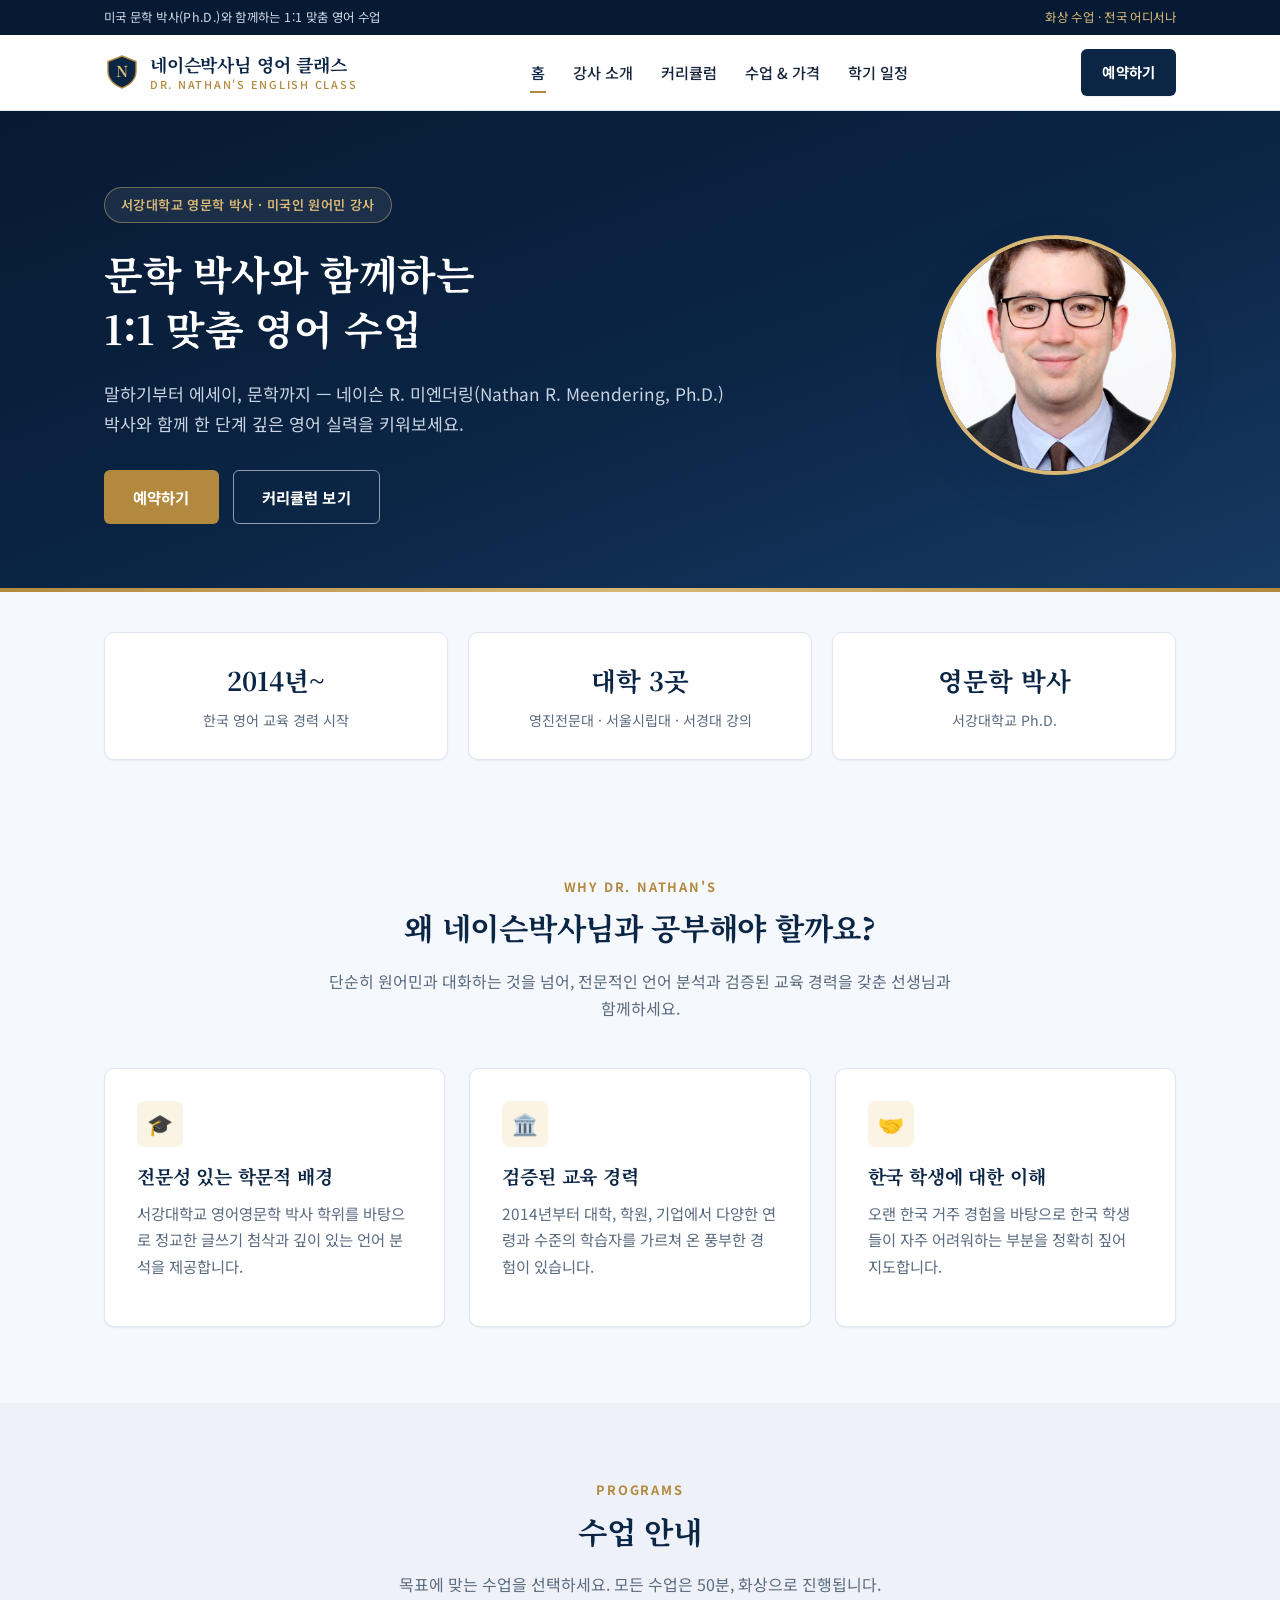
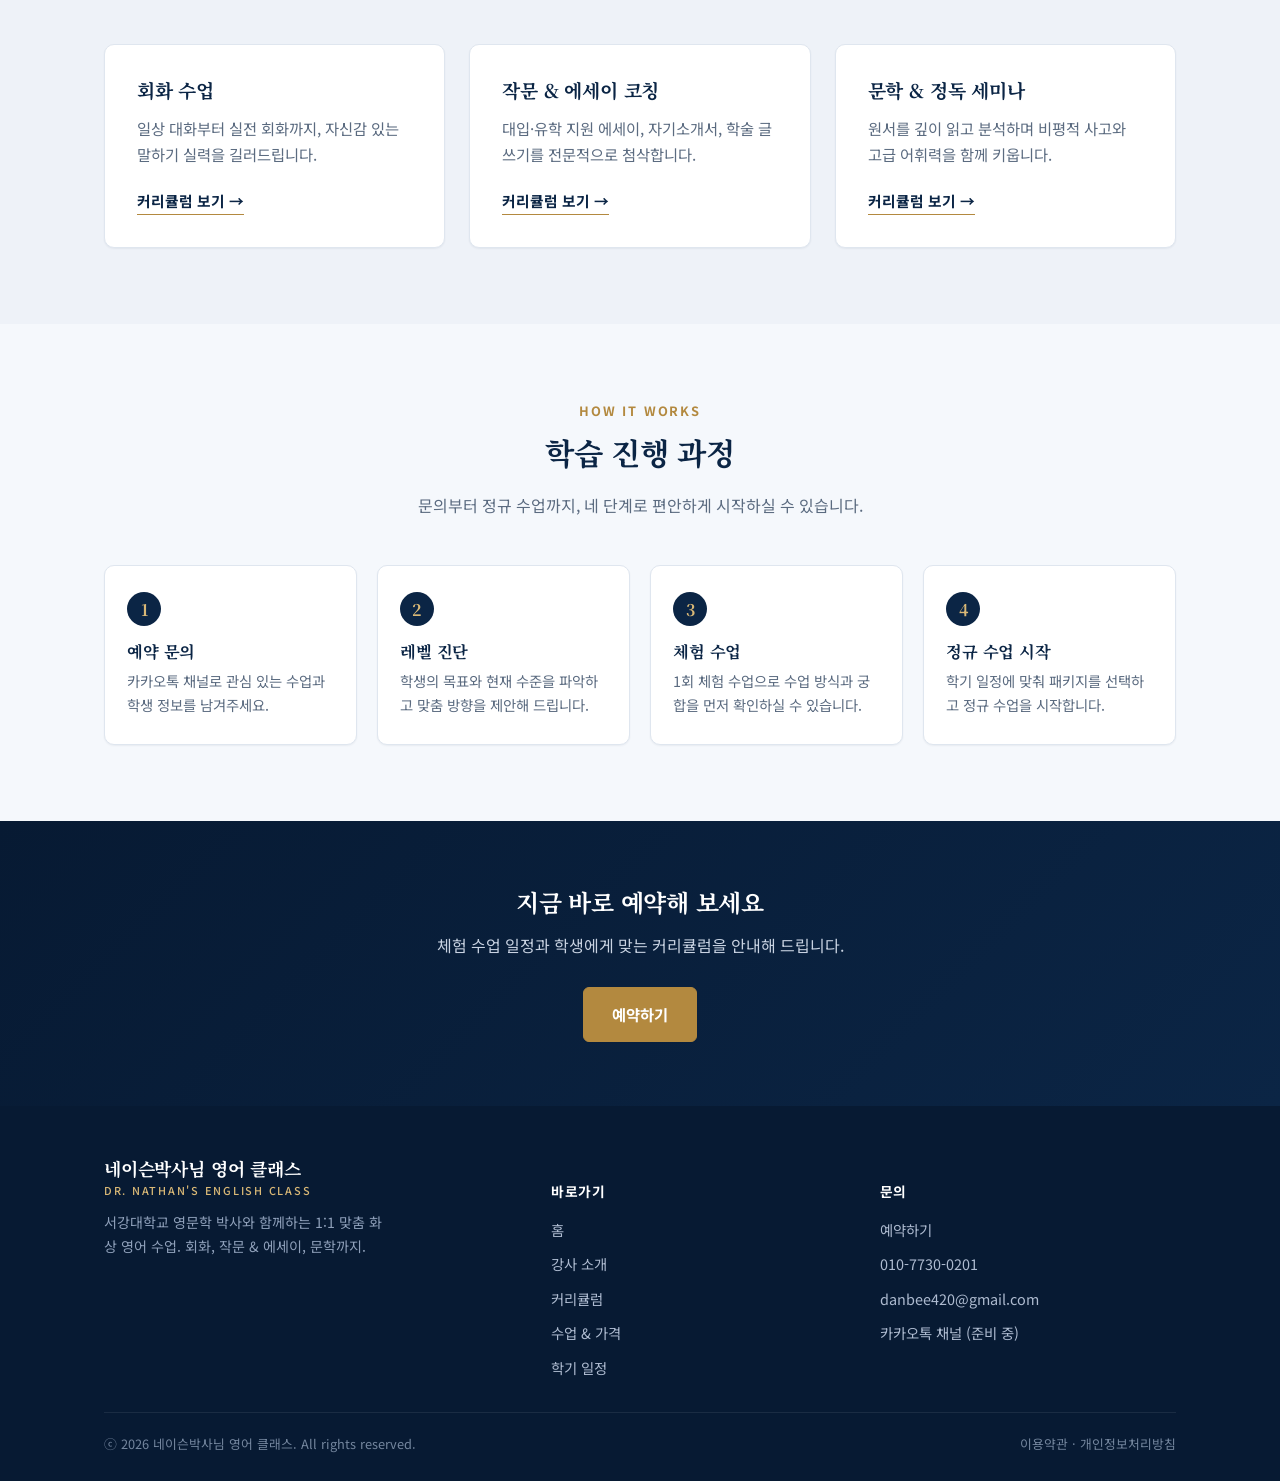
<file: index.html>
<!DOCTYPE html>
<html lang="ko">
<head>
<meta charset="UTF-8">
<meta name="viewport" content="width=device-width, initial-scale=1.0">
<title>네이슨박사님 영어 클래스 | 1:1 맞춤 영어 수업</title>
<meta name="description" content="서강대학교 영문학 박사 네이슨 R. 미엔더링과 함께하는 1:1 화상 영어 수업. 회화, 작문 & 에세이 코칭, 문학 세미나.">
<link rel="icon" type="image/svg+xml" href="assets/favicon.svg">
<meta property="og:type" content="website">
<meta property="og:site_name" content="네이슨박사님 영어 클래스">
<meta property="og:title" content="네이슨박사님 영어 클래스 | 1:1 맞춤 영어 수업">
<meta property="og:description" content="서강대학교 영문학 박사 네이슨 R. 미엔더링과 함께하는 1:1 화상 영어 수업. 회화, 작문 & 에세이 코칭, 문학 세미나.">
<meta property="og:image" content="https://nathan-phd-english-class.vercel.app/assets/nathan-headshot.jpg">
<meta property="og:url" content="https://nathan-phd-english-class.vercel.app/">
<meta name="twitter:card" content="summary">
<link rel="preconnect" href="https://fonts.googleapis.com">
<link rel="preconnect" href="https://fonts.gstatic.com" crossorigin>
<link href="https://fonts.googleapis.com/css2?family=Noto+Serif+KR:wght@600;700&family=Noto+Sans+KR:wght@400;500;700&display=swap" rel="stylesheet">
<link rel="stylesheet" href="css/style.css">
</head>
<body>

<div class="topbar">
  <div class="container">
    <span>미국 문학 박사(Ph.D.)와 함께하는 1:1 맞춤 영어 수업</span>
    <span class="gold">화상 수업 · 전국 어디서나</span>
  </div>
</div>

<header class="site-header">
  <div class="header-inner">
    <a href="index.html" class="brand">
      <svg class="brand-mark" width="36" height="36" viewBox="0 0 36 36" fill="none" xmlns="http://www.w3.org/2000/svg">
        <path d="M18 2L32 7.5V17C32 25.5 26 30.8 18 34C10 30.8 4 25.5 4 17V7.5L18 2Z" fill="#0b2545" stroke="#b3893f" stroke-width="1.4"/>
        <text x="18" y="23" text-anchor="middle" font-family="Noto Serif KR, serif" font-size="15" font-weight="700" fill="#d9b876">N</text>
      </svg>
      <span class="brand-text">네이슨박사님 영어 클래스<span class="accent">DR. NATHAN'S ENGLISH CLASS</span></span>
    </a>
    <button class="nav-toggle" aria-label="메뉴 열기">&#9776;</button>
    <nav class="main-nav">
      <ul>
        <li><a href="index.html" class="active">홈</a></li>
        <li><a href="about.html">강사 소개</a></li>
        <li><a href="curriculum.html">커리큘럼</a></li>
        <li><a href="pricing.html">수업 &amp; 가격</a></li>
        <li><a href="calendar.html">학기 일정</a></li>
      </ul>
    </nav>
    <div class="header-cta">
      <a href="reservation.html" class="btn btn-primary">예약하기</a>
    </div>
  </div>
</header>

<main>

  <section class="hero-navy">
    <div class="container hero-flex">
      <div class="hero-text">
        <span class="eyebrow">서강대학교 영문학 박사 · 미국인 원어민 강사</span>
        <h1>문학 박사와 함께하는<br>1:1 맞춤 영어 수업</h1>
        <p class="lead">말하기부터 에세이, 문학까지 — 네이슨 R. 미엔더링(Nathan R. Meendering, Ph.D.) 박사와 함께 한 단계 깊은 영어 실력을 키워보세요.</p>
        <div class="btn-row">
          <a href="reservation.html" class="btn btn-gold">예약하기</a>
          <a href="curriculum.html" class="btn btn-outline-light">커리큘럼 보기</a>
        </div>
      </div>
      <div class="hero-photo-wrap">
        <img src="assets/nathan-headshot.jpg" alt="네이슨 R. 미엔더링 박사" class="hero-photo" width="240" height="240">
      </div>
    </div>
  </section>

  <section class="container">
    <div class="stats">
      <div class="stat">
        <div class="stat-num">2014년~</div>
        <div class="stat-label">한국 영어 교육 경력 시작</div>
      </div>
      <div class="stat">
        <div class="stat-num">대학 3곳</div>
        <div class="stat-label">영진전문대 · 서울시립대 · 서경대 강의</div>
      </div>
      <div class="stat">
        <div class="stat-num">영문학 박사</div>
        <div class="stat-label">서강대학교 Ph.D.</div>
      </div>
    </div>
  </section>

  <section class="section">
    <div class="container">
      <div class="section-head">
        <span class="kicker">WHY DR. NATHAN'S</span>
        <h2>왜 네이슨박사님과 공부해야 할까요?</h2>
        <p>단순히 원어민과 대화하는 것을 넘어, 전문적인 언어 분석과 검증된 교육 경력을 갖춘 선생님과 함께하세요.</p>
      </div>
      <div class="grid-3">
        <div class="card">
          <div class="icon">🎓</div>
          <h3>전문성 있는 학문적 배경</h3>
          <p>서강대학교 영어영문학 박사 학위를 바탕으로 정교한 글쓰기 첨삭과 깊이 있는 언어 분석을 제공합니다.</p>
        </div>
        <div class="card">
          <div class="icon">🏛️</div>
          <h3>검증된 교육 경력</h3>
          <p>2014년부터 대학, 학원, 기업에서 다양한 연령과 수준의 학습자를 가르쳐 온 풍부한 경험이 있습니다.</p>
        </div>
        <div class="card">
          <div class="icon">🤝</div>
          <h3>한국 학생에 대한 이해</h3>
          <p>오랜 한국 거주 경험을 바탕으로 한국 학생들이 자주 어려워하는 부분을 정확히 짚어 지도합니다.</p>
        </div>
      </div>
    </div>
  </section>

  <section class="section section-alt">
    <div class="container">
      <div class="section-head">
        <span class="kicker">PROGRAMS</span>
        <h2>수업 안내</h2>
        <p>목표에 맞는 수업을 선택하세요. 모든 수업은 50분, 화상으로 진행됩니다.</p>
      </div>
      <div class="grid-3">
        <div class="card">
          <h3>회화 수업</h3>
          <p>일상 대화부터 실전 회화까지, 자신감 있는 말하기 실력을 길러드립니다.</p>
          <a href="curriculum.html" class="card-link">커리큘럼 보기 →</a>
        </div>
        <div class="card">
          <h3>작문 &amp; 에세이 코칭</h3>
          <p>대입·유학 지원 에세이, 자기소개서, 학술 글쓰기를 전문적으로 첨삭합니다.</p>
          <a href="curriculum.html" class="card-link">커리큘럼 보기 →</a>
        </div>
        <div class="card">
          <h3>문학 &amp; 정독 세미나</h3>
          <p>원서를 깊이 읽고 분석하며 비평적 사고와 고급 어휘력을 함께 키웁니다.</p>
          <a href="curriculum.html" class="card-link">커리큘럼 보기 →</a>
        </div>
      </div>
    </div>
  </section>

  <section class="section">
    <div class="container">
      <div class="section-head">
        <span class="kicker">HOW IT WORKS</span>
        <h2>학습 진행 과정</h2>
        <p>문의부터 정규 수업까지, 네 단계로 편안하게 시작하실 수 있습니다.</p>
      </div>
      <div class="steps">
        <div class="step">
          <h4>예약 문의</h4>
          <p>카카오톡 채널로 관심 있는 수업과 학생 정보를 남겨주세요.</p>
        </div>
        <div class="step">
          <h4>레벨 진단</h4>
          <p>학생의 목표와 현재 수준을 파악하고 맞춤 방향을 제안해 드립니다.</p>
        </div>
        <div class="step">
          <h4>체험 수업</h4>
          <p>1회 체험 수업으로 수업 방식과 궁합을 먼저 확인하실 수 있습니다.</p>
        </div>
        <div class="step">
          <h4>정규 수업 시작</h4>
          <p>학기 일정에 맞춰 패키지를 선택하고 정규 수업을 시작합니다.</p>
        </div>
      </div>
    </div>
  </section>

  <section class="cta-band">
    <div class="container">
      <h2>지금 바로 예약해 보세요</h2>
      <p>체험 수업 일정과 학생에게 맞는 커리큘럼을 안내해 드립니다.</p>
      <a href="reservation.html" class="btn btn-primary">예약하기</a>
    </div>
  </section>

</main>

<footer class="site-footer">
  <div class="container">
    <div class="footer-top">
      <div>
        <span class="brand-text">네이슨박사님 영어 클래스<span class="accent">DR. NATHAN'S ENGLISH CLASS</span></span>
        <p>서강대학교 영문학 박사와 함께하는 1:1 맞춤 화상 영어 수업. 회화, 작문 &amp; 에세이, 문학까지.</p>
      </div>
      <div class="footer-col">
        <h5>바로가기</h5>
        <ul>
          <li><a href="index.html">홈</a></li>
          <li><a href="about.html">강사 소개</a></li>
          <li><a href="curriculum.html">커리큘럼</a></li>
          <li><a href="pricing.html">수업 &amp; 가격</a></li>
          <li><a href="calendar.html">학기 일정</a></li>
        </ul>
      </div>
      <div class="footer-col">
        <h5>문의</h5>
        <ul>
          <li><a href="reservation.html">예약하기</a></li>
          <li><a href="tel:010-7730-0201">010-7730-0201</a></li>
          <li><a href="mailto:danbee420@gmail.com">danbee420@gmail.com</a></li>
          <li><a href="reservation.html">카카오톡 채널 (준비 중)</a></li>
        </ul>
      </div>
    </div>
    <div class="footer-bottom">
      <span>ⓒ 2026 네이슨박사님 영어 클래스. All rights reserved.</span>
      <span class="footer-legal-links"><a href="terms.html">이용약관</a> · <a href="privacy.html">개인정보처리방침</a></span>
    </div>
  </div>
</footer>

<script src="js/script.js"></script>
</body>
</html>
</file>
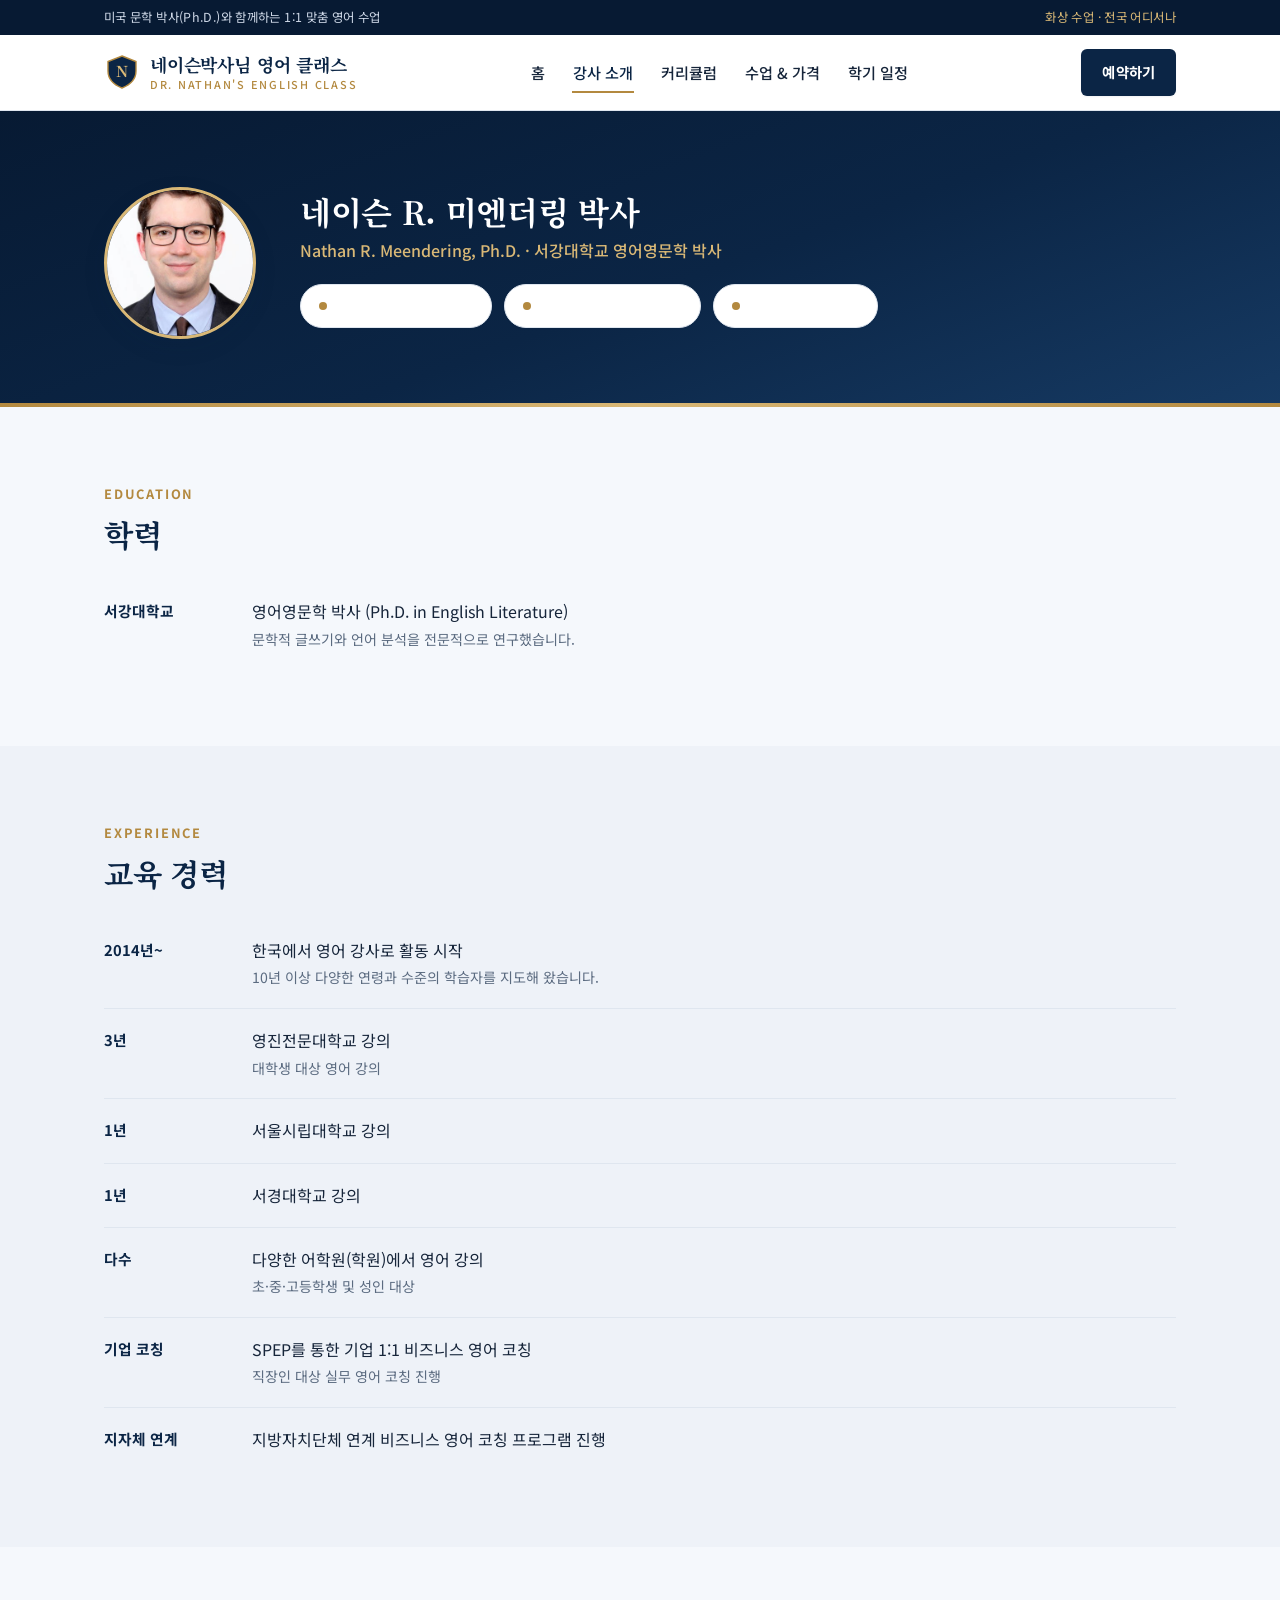
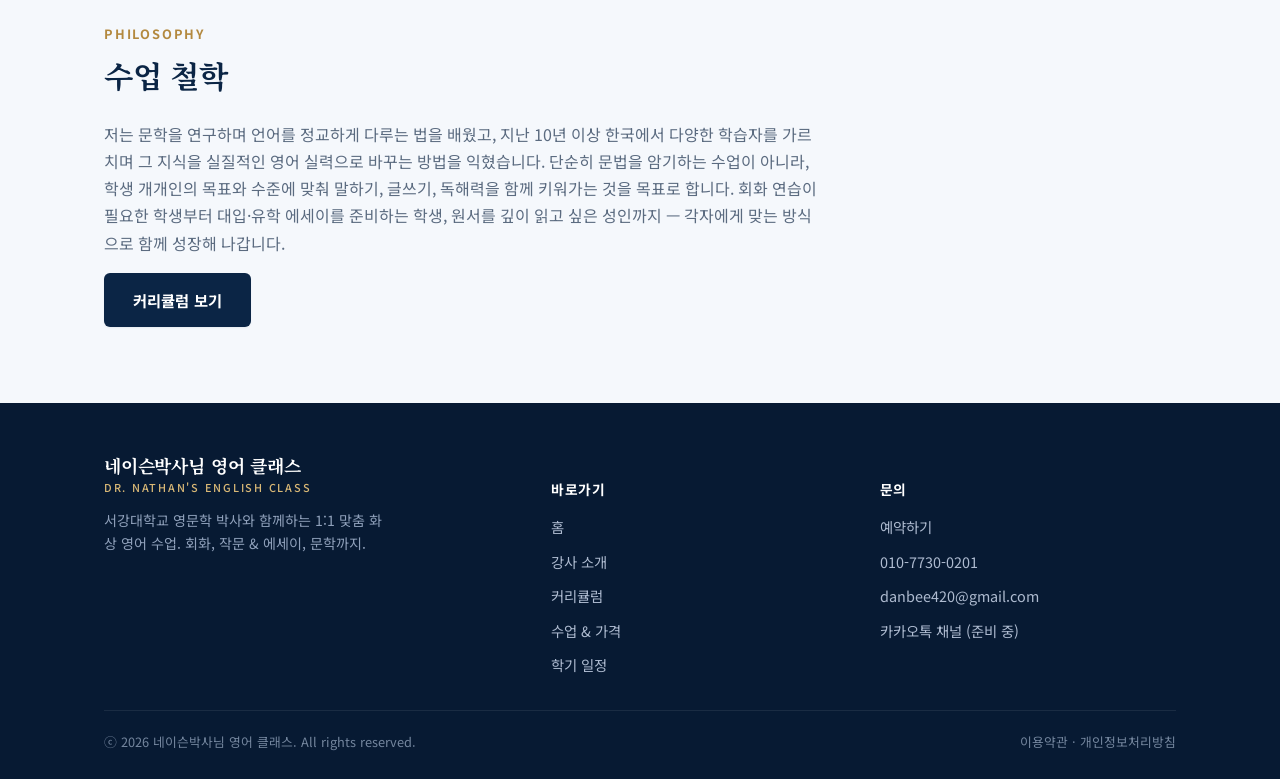
<file: about.html>
<!DOCTYPE html>
<html lang="ko">
<head>
<meta charset="UTF-8">
<meta name="viewport" content="width=device-width, initial-scale=1.0">
<title>강사 소개 | 네이슨박사님 영어 클래스</title>
<meta name="description" content="서강대학교 영문학 박사 네이슨 R. 미엔더링의 학력과 교육 경력을 소개합니다.">
<link rel="icon" type="image/svg+xml" href="assets/favicon.svg">
<meta property="og:type" content="profile">
<meta property="og:site_name" content="네이슨박사님 영어 클래스">
<meta property="og:title" content="강사 소개 | 네이슨박사님 영어 클래스">
<meta property="og:description" content="서강대학교 영문학 박사 네이슨 R. 미엔더링의 학력과 교육 경력을 소개합니다.">
<meta property="og:image" content="https://nathan-phd-english-class.vercel.app/assets/nathan-headshot.jpg">
<meta property="og:url" content="https://nathan-phd-english-class.vercel.app/about.html">
<meta name="twitter:card" content="summary">
<link rel="preconnect" href="https://fonts.googleapis.com">
<link rel="preconnect" href="https://fonts.gstatic.com" crossorigin>
<link href="https://fonts.googleapis.com/css2?family=Noto+Serif+KR:wght@600;700&family=Noto+Sans+KR:wght@400;500;700&display=swap" rel="stylesheet">
<link rel="stylesheet" href="css/style.css">
</head>
<body>

<div class="topbar">
  <div class="container">
    <span>미국 문학 박사(Ph.D.)와 함께하는 1:1 맞춤 영어 수업</span>
    <span class="gold">화상 수업 · 전국 어디서나</span>
  </div>
</div>

<header class="site-header">
  <div class="header-inner">
    <a href="index.html" class="brand">
      <svg class="brand-mark" width="36" height="36" viewBox="0 0 36 36" fill="none" xmlns="http://www.w3.org/2000/svg">
        <path d="M18 2L32 7.5V17C32 25.5 26 30.8 18 34C10 30.8 4 25.5 4 17V7.5L18 2Z" fill="#0b2545" stroke="#b3893f" stroke-width="1.4"/>
        <text x="18" y="23" text-anchor="middle" font-family="Noto Serif KR, serif" font-size="15" font-weight="700" fill="#d9b876">N</text>
      </svg>
      <span class="brand-text">네이슨박사님 영어 클래스<span class="accent">DR. NATHAN'S ENGLISH CLASS</span></span>
    </a>
    <button class="nav-toggle" aria-label="메뉴 열기">&#9776;</button>
    <nav class="main-nav">
      <ul>
        <li><a href="index.html">홈</a></li>
        <li><a href="about.html" class="active">강사 소개</a></li>
        <li><a href="curriculum.html">커리큘럼</a></li>
        <li><a href="pricing.html">수업 &amp; 가격</a></li>
        <li><a href="calendar.html">학기 일정</a></li>
      </ul>
    </nav>
    <div class="header-cta">
      <a href="reservation.html" class="btn btn-primary">예약하기</a>
    </div>
  </div>
</header>

<main>

  <section class="hero-navy">
    <div class="container about-hero">
      <img src="assets/nathan-headshot.jpg" alt="네이슨 R. 미엔더링 박사" class="avatar-photo" width="152" height="152">
      <div>
        <h1>네이슨 R. 미엔더링 박사</h1>
        <p class="role">Nathan R. Meendering, Ph.D. · 서강대학교 영어영문학 박사</p>
        <div class="badge-row">
          <span class="credential-badge"><span class="dot"></span>서강대학교 영문학 박사</span>
          <span class="credential-badge"><span class="dot"></span>2014년~ 한국 영어 교육</span>
          <span class="credential-badge"><span class="dot"></span>대학 3곳 강의 경력</span>
        </div>
      </div>
    </div>
  </section>

  <section class="section">
    <div class="container">
      <div class="section-head" style="text-align:left; max-width:none; margin-bottom:24px;">
        <span class="kicker">EDUCATION</span>
        <h2>학력</h2>
      </div>
      <ul class="timeline">
        <li>
          <div class="when">서강대학교</div>
          <div class="what">영어영문학 박사 (Ph.D. in English Literature)
            <span class="sub">문학적 글쓰기와 언어 분석을 전문적으로 연구했습니다.</span>
          </div>
        </li>
      </ul>
    </div>
  </section>

  <section class="section section-alt">
    <div class="container">
      <div class="section-head" style="text-align:left; max-width:none; margin-bottom:24px;">
        <span class="kicker">EXPERIENCE</span>
        <h2>교육 경력</h2>
      </div>
      <ul class="timeline">
        <li>
          <div class="when">2014년~</div>
          <div class="what">한국에서 영어 강사로 활동 시작
            <span class="sub">10년 이상 다양한 연령과 수준의 학습자를 지도해 왔습니다.</span>
          </div>
        </li>
        <li>
          <div class="when">3년</div>
          <div class="what">영진전문대학교 강의
            <span class="sub">대학생 대상 영어 강의</span>
          </div>
        </li>
        <li>
          <div class="when">1년</div>
          <div class="what">서울시립대학교 강의</div>
        </li>
        <li>
          <div class="when">1년</div>
          <div class="what">서경대학교 강의</div>
        </li>
        <li>
          <div class="when">다수</div>
          <div class="what">다양한 어학원(학원)에서 영어 강의
            <span class="sub">초·중·고등학생 및 성인 대상</span>
          </div>
        </li>
        <li>
          <div class="when">기업 코칭</div>
          <div class="what">SPEP를 통한 기업 1:1 비즈니스 영어 코칭
            <span class="sub">직장인 대상 실무 영어 코칭 진행</span>
          </div>
        </li>
        <li>
          <div class="when">지자체 연계</div>
          <div class="what">지방자치단체 연계 비즈니스 영어 코칭 프로그램 진행</div>
        </li>
      </ul>
    </div>
  </section>

  <section class="section">
    <div class="container">
      <div class="section-head" style="text-align:left; max-width:none; margin-bottom:24px;">
        <span class="kicker">PHILOSOPHY</span>
        <h2>수업 철학</h2>
      </div>
      <p style="max-width:720px; color:var(--color-text-muted);">
        저는 문학을 연구하며 언어를 정교하게 다루는 법을 배웠고, 지난 10년 이상 한국에서 다양한 학습자를 가르치며 그 지식을 실질적인 영어 실력으로 바꾸는 방법을 익혔습니다.
        단순히 문법을 암기하는 수업이 아니라, 학생 개개인의 목표와 수준에 맞춰 말하기, 글쓰기, 독해력을 함께 키워가는 것을 목표로 합니다.
        회화 연습이 필요한 학생부터 대입·유학 에세이를 준비하는 학생, 원서를 깊이 읽고 싶은 성인까지 — 각자에게 맞는 방식으로 함께 성장해 나갑니다.
      </p>
      <a href="curriculum.html" class="btn btn-primary">커리큘럼 보기</a>
    </div>
  </section>

</main>

<footer class="site-footer">
  <div class="container">
    <div class="footer-top">
      <div>
        <span class="brand-text">네이슨박사님 영어 클래스<span class="accent">DR. NATHAN'S ENGLISH CLASS</span></span>
        <p>서강대학교 영문학 박사와 함께하는 1:1 맞춤 화상 영어 수업. 회화, 작문 &amp; 에세이, 문학까지.</p>
      </div>
      <div class="footer-col">
        <h5>바로가기</h5>
        <ul>
          <li><a href="index.html">홈</a></li>
          <li><a href="about.html">강사 소개</a></li>
          <li><a href="curriculum.html">커리큘럼</a></li>
          <li><a href="pricing.html">수업 &amp; 가격</a></li>
          <li><a href="calendar.html">학기 일정</a></li>
        </ul>
      </div>
      <div class="footer-col">
        <h5>문의</h5>
        <ul>
          <li><a href="reservation.html">예약하기</a></li>
          <li><a href="tel:010-7730-0201">010-7730-0201</a></li>
          <li><a href="mailto:danbee420@gmail.com">danbee420@gmail.com</a></li>
          <li><a href="reservation.html">카카오톡 채널 (준비 중)</a></li>
        </ul>
      </div>
    </div>
    <div class="footer-bottom">
      <span>ⓒ 2026 네이슨박사님 영어 클래스. All rights reserved.</span>
      <span class="footer-legal-links"><a href="terms.html">이용약관</a> · <a href="privacy.html">개인정보처리방침</a></span>
    </div>
  </div>
</footer>

<script src="js/script.js"></script>
</body>
</html>
</file>
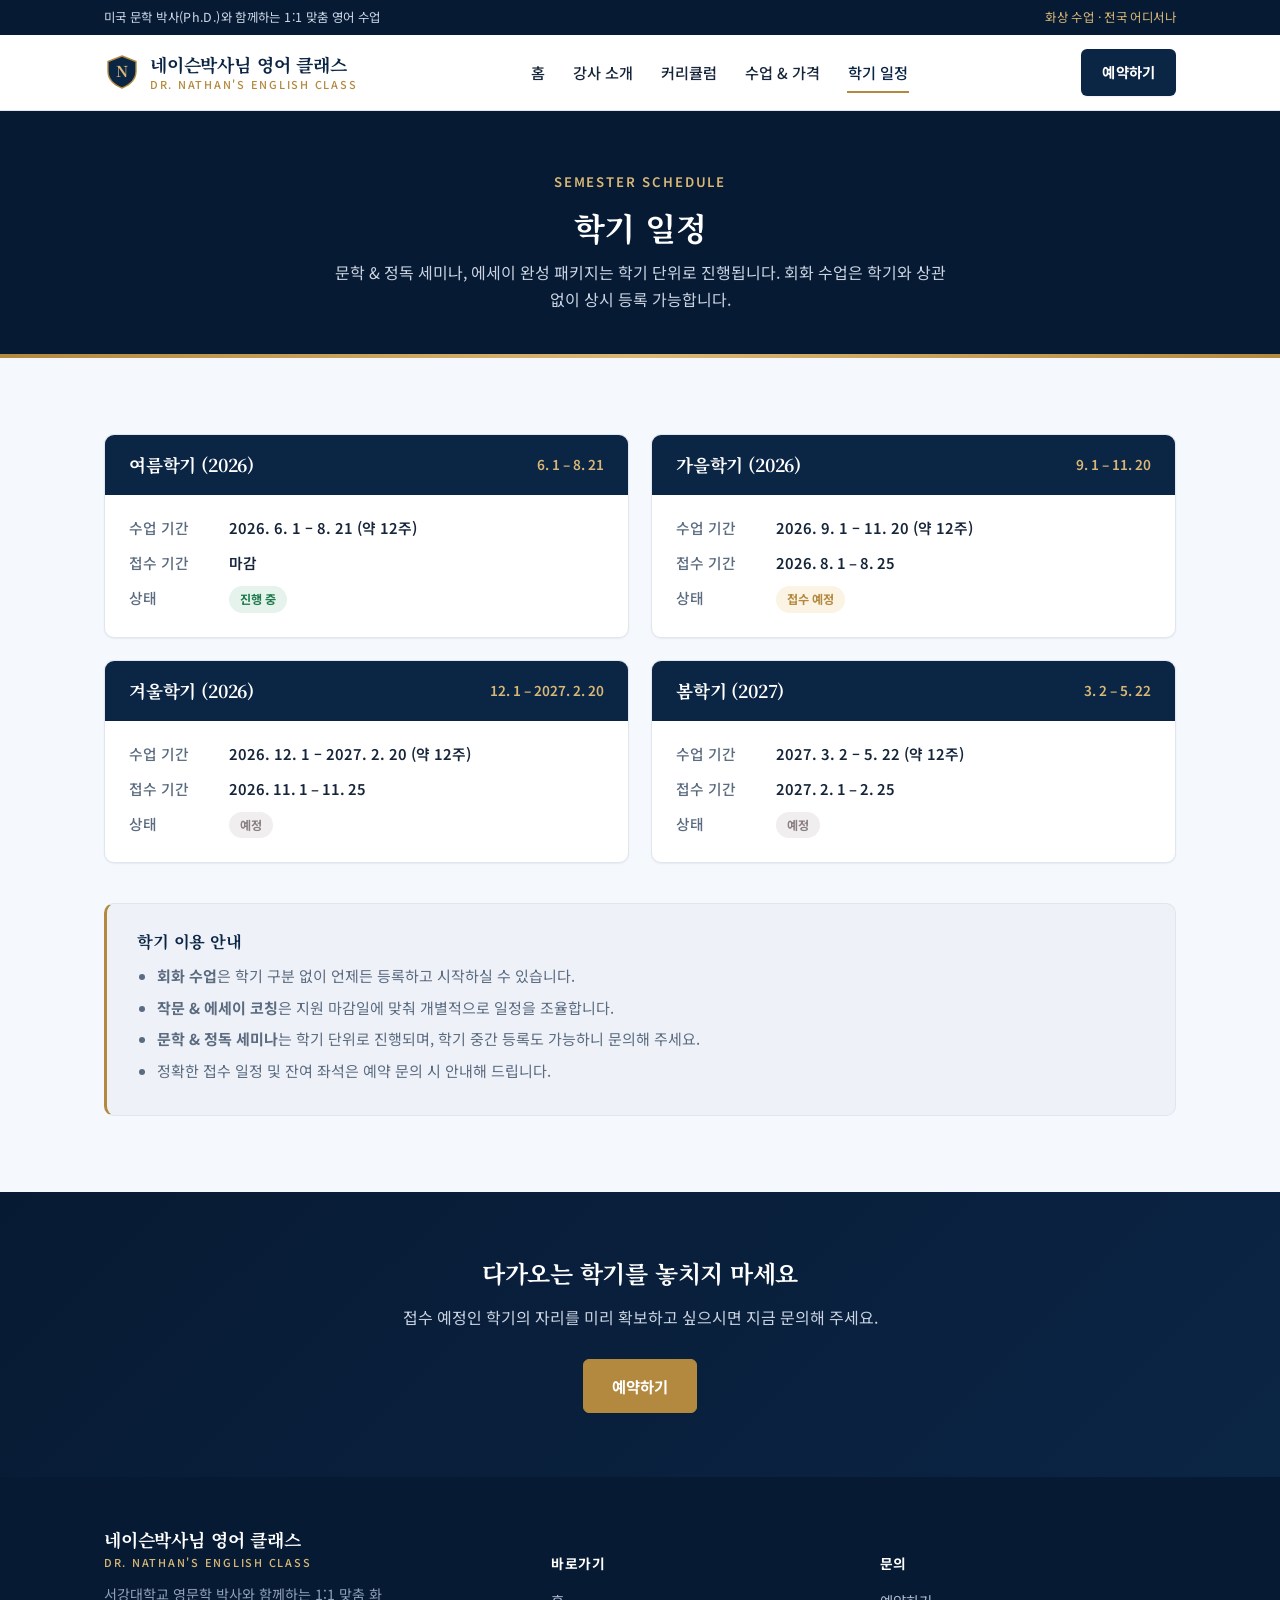
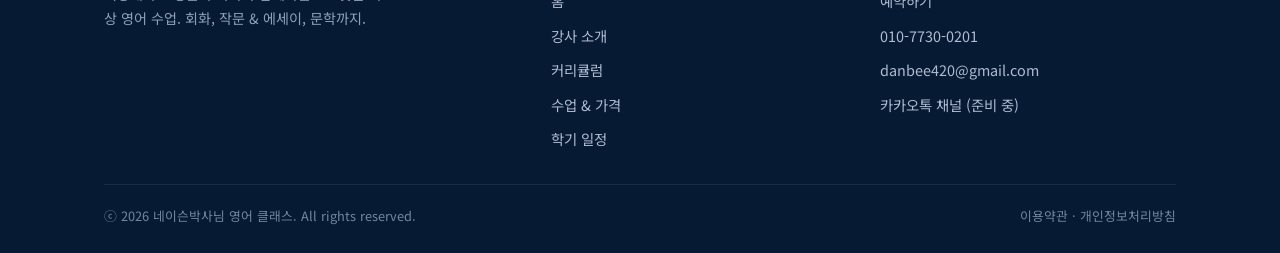
<file: calendar.html>
<!DOCTYPE html>
<html lang="ko">
<head>
<meta charset="UTF-8">
<meta name="viewport" content="width=device-width, initial-scale=1.0">
<title>학기 일정 | 네이슨박사님 영어 클래스</title>
<meta name="description" content="네이슨박사님 영어 클래스 학기별 수업 일정 및 접수 기간 안내.">
<link rel="icon" type="image/svg+xml" href="assets/favicon.svg">
<meta property="og:type" content="website">
<meta property="og:site_name" content="네이슨박사님 영어 클래스">
<meta property="og:title" content="학기 일정 | 네이슨박사님 영어 클래스">
<meta property="og:description" content="네이슨박사님 영어 클래스 학기별 수업 일정 및 접수 기간 안내.">
<meta property="og:image" content="https://nathan-phd-english-class.vercel.app/assets/nathan-headshot.jpg">
<meta property="og:url" content="https://nathan-phd-english-class.vercel.app/calendar.html">
<meta name="twitter:card" content="summary">
<link rel="preconnect" href="https://fonts.googleapis.com">
<link rel="preconnect" href="https://fonts.gstatic.com" crossorigin>
<link href="https://fonts.googleapis.com/css2?family=Noto+Serif+KR:wght@600;700&family=Noto+Sans+KR:wght@400;500;700&display=swap" rel="stylesheet">
<link rel="stylesheet" href="css/style.css">
</head>
<body>

<div class="topbar">
  <div class="container">
    <span>미국 문학 박사(Ph.D.)와 함께하는 1:1 맞춤 영어 수업</span>
    <span class="gold">화상 수업 · 전국 어디서나</span>
  </div>
</div>

<header class="site-header">
  <div class="header-inner">
    <a href="index.html" class="brand">
      <svg class="brand-mark" width="36" height="36" viewBox="0 0 36 36" fill="none" xmlns="http://www.w3.org/2000/svg">
        <path d="M18 2L32 7.5V17C32 25.5 26 30.8 18 34C10 30.8 4 25.5 4 17V7.5L18 2Z" fill="#0b2545" stroke="#b3893f" stroke-width="1.4"/>
        <text x="18" y="23" text-anchor="middle" font-family="Noto Serif KR, serif" font-size="15" font-weight="700" fill="#d9b876">N</text>
      </svg>
      <span class="brand-text">네이슨박사님 영어 클래스<span class="accent">DR. NATHAN'S ENGLISH CLASS</span></span>
    </a>
    <button class="nav-toggle" aria-label="메뉴 열기">&#9776;</button>
    <nav class="main-nav">
      <ul>
        <li><a href="index.html">홈</a></li>
        <li><a href="about.html">강사 소개</a></li>
        <li><a href="curriculum.html">커리큘럼</a></li>
        <li><a href="pricing.html">수업 &amp; 가격</a></li>
        <li><a href="calendar.html" class="active">학기 일정</a></li>
      </ul>
    </nav>
    <div class="header-cta">
      <a href="reservation.html" class="btn btn-primary">예약하기</a>
    </div>
  </div>
</header>

<main>

  <section class="hero-sub">
    <div class="container">
      <span class="eyebrow">SEMESTER SCHEDULE</span>
      <h1>학기 일정</h1>
      <p>문학 &amp; 정독 세미나, 에세이 완성 패키지는 학기 단위로 진행됩니다. 회화 수업은 학기와 상관없이 상시 등록 가능합니다.</p>
    </div>
  </section>

  <section class="section">
    <div class="container">

      <!-- TODO: 실제 학기 일정이 확정되면 아래 날짜를 업데이트해 주세요. 현재는 예시 일정입니다. -->
      <div class="term-grid">

        <div class="term-card">
          <div class="term-head">
            <h3>여름학기 (2026)</h3>
            <span class="term-dates">6. 1 – 8. 21</span>
          </div>
          <div class="term-body">
            <dl>
              <dt>수업 기간</dt><dd>2026. 6. 1 – 8. 21 (약 12주)</dd>
              <dt>접수 기간</dt><dd>마감</dd>
              <dt>상태</dt><dd><span class="status-pill status-open">진행 중</span></dd>
            </dl>
          </div>
        </div>

        <div class="term-card">
          <div class="term-head">
            <h3>가을학기 (2026)</h3>
            <span class="term-dates">9. 1 – 11. 20</span>
          </div>
          <div class="term-body">
            <dl>
              <dt>수업 기간</dt><dd>2026. 9. 1 – 11. 20 (약 12주)</dd>
              <dt>접수 기간</dt><dd>2026. 8. 1 – 8. 25</dd>
              <dt>상태</dt><dd><span class="status-pill status-soon">접수 예정</span></dd>
            </dl>
          </div>
        </div>

        <div class="term-card">
          <div class="term-head">
            <h3>겨울학기 (2026)</h3>
            <span class="term-dates">12. 1 – 2027. 2. 20</span>
          </div>
          <div class="term-body">
            <dl>
              <dt>수업 기간</dt><dd>2026. 12. 1 – 2027. 2. 20 (약 12주)</dd>
              <dt>접수 기간</dt><dd>2026. 11. 1 – 11. 25</dd>
              <dt>상태</dt><dd><span class="status-pill status-closed">예정</span></dd>
            </dl>
          </div>
        </div>

        <div class="term-card">
          <div class="term-head">
            <h3>봄학기 (2027)</h3>
            <span class="term-dates">3. 2 – 5. 22</span>
          </div>
          <div class="term-body">
            <dl>
              <dt>수업 기간</dt><dd>2027. 3. 2 – 5. 22 (약 12주)</dd>
              <dt>접수 기간</dt><dd>2027. 2. 1 – 2. 25</dd>
              <dt>상태</dt><dd><span class="status-pill status-closed">예정</span></dd>
            </dl>
          </div>
        </div>

      </div>

      <div class="notice-box">
        <h4>학기 이용 안내</h4>
        <ul>
          <li><strong>회화 수업</strong>은 학기 구분 없이 언제든 등록하고 시작하실 수 있습니다.</li>
          <li><strong>작문 &amp; 에세이 코칭</strong>은 지원 마감일에 맞춰 개별적으로 일정을 조율합니다.</li>
          <li><strong>문학 &amp; 정독 세미나</strong>는 학기 단위로 진행되며, 학기 중간 등록도 가능하니 문의해 주세요.</li>
          <li>정확한 접수 일정 및 잔여 좌석은 예약 문의 시 안내해 드립니다.</li>
        </ul>
      </div>

    </div>
  </section>

  <section class="cta-band">
    <div class="container">
      <h2>다가오는 학기를 놓치지 마세요</h2>
      <p>접수 예정인 학기의 자리를 미리 확보하고 싶으시면 지금 문의해 주세요.</p>
      <a href="reservation.html" class="btn btn-primary">예약하기</a>
    </div>
  </section>

</main>

<footer class="site-footer">
  <div class="container">
    <div class="footer-top">
      <div>
        <span class="brand-text">네이슨박사님 영어 클래스<span class="accent">DR. NATHAN'S ENGLISH CLASS</span></span>
        <p>서강대학교 영문학 박사와 함께하는 1:1 맞춤 화상 영어 수업. 회화, 작문 &amp; 에세이, 문학까지.</p>
      </div>
      <div class="footer-col">
        <h5>바로가기</h5>
        <ul>
          <li><a href="index.html">홈</a></li>
          <li><a href="about.html">강사 소개</a></li>
          <li><a href="curriculum.html">커리큘럼</a></li>
          <li><a href="pricing.html">수업 &amp; 가격</a></li>
          <li><a href="calendar.html">학기 일정</a></li>
        </ul>
      </div>
      <div class="footer-col">
        <h5>문의</h5>
        <ul>
          <li><a href="reservation.html">예약하기</a></li>
          <li><a href="tel:010-7730-0201">010-7730-0201</a></li>
          <li><a href="mailto:danbee420@gmail.com">danbee420@gmail.com</a></li>
          <li><a href="reservation.html">카카오톡 채널 (준비 중)</a></li>
        </ul>
      </div>
    </div>
    <div class="footer-bottom">
      <span>ⓒ 2026 네이슨박사님 영어 클래스. All rights reserved.</span>
      <span class="footer-legal-links"><a href="terms.html">이용약관</a> · <a href="privacy.html">개인정보처리방침</a></span>
    </div>
  </div>
</footer>

<script src="js/script.js"></script>
</body>
</html>
</file>
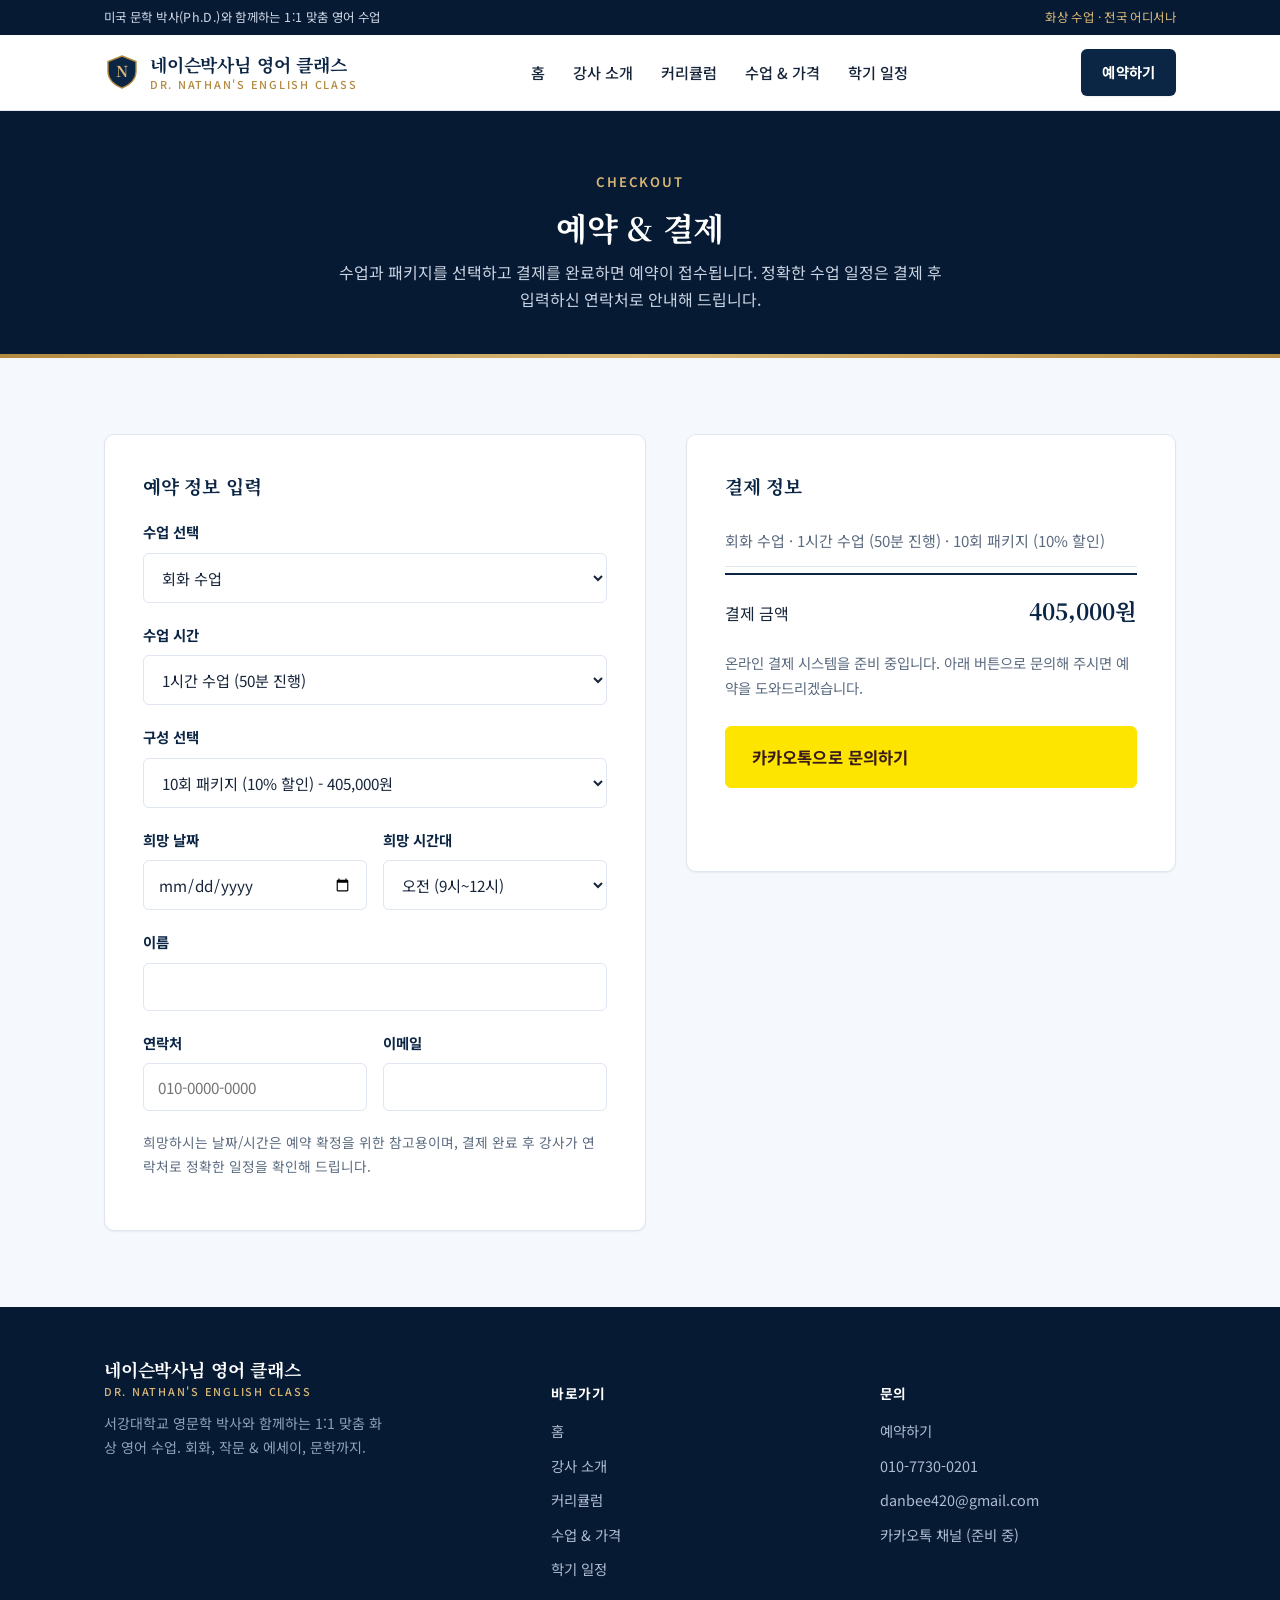
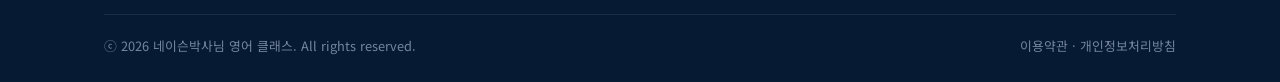
<file: checkout.html>
<!DOCTYPE html>
<html lang="ko">
<head>
<meta charset="UTF-8">
<meta name="viewport" content="width=device-width, initial-scale=1.0">
<title>예약 & 결제 | 네이슨박사님 영어 클래스</title>
<meta name="description" content="네이슨박사님 영어 클래스 수업 예약 및 결제 (카드, 카카오페이, 네이버페이, 토스페이).">
<link rel="icon" type="image/svg+xml" href="assets/favicon.svg">
<meta name="robots" content="noindex">
<link rel="preconnect" href="https://fonts.googleapis.com">
<link rel="preconnect" href="https://fonts.gstatic.com" crossorigin>
<link href="https://fonts.googleapis.com/css2?family=Noto+Serif+KR:wght@600;700&family=Noto+Sans+KR:wght@400;500;700&display=swap" rel="stylesheet">
<link rel="stylesheet" href="css/style.css">
<script src="https://js.tosspayments.com/v2/standard" defer></script>
</head>
<body>

<div class="topbar">
  <div class="container">
    <span>미국 문학 박사(Ph.D.)와 함께하는 1:1 맞춤 영어 수업</span>
    <span class="gold">화상 수업 · 전국 어디서나</span>
  </div>
</div>

<header class="site-header">
  <div class="header-inner">
    <a href="index.html" class="brand">
      <svg class="brand-mark" width="36" height="36" viewBox="0 0 36 36" fill="none" xmlns="http://www.w3.org/2000/svg">
        <path d="M18 2L32 7.5V17C32 25.5 26 30.8 18 34C10 30.8 4 25.5 4 17V7.5L18 2Z" fill="#0b2545" stroke="#b3893f" stroke-width="1.4"/>
        <text x="18" y="23" text-anchor="middle" font-family="Noto Serif KR, serif" font-size="15" font-weight="700" fill="#d9b876">N</text>
      </svg>
      <span class="brand-text">네이슨박사님 영어 클래스<span class="accent">DR. NATHAN'S ENGLISH CLASS</span></span>
    </a>
    <button class="nav-toggle" aria-label="메뉴 열기">&#9776;</button>
    <nav class="main-nav">
      <ul>
        <li><a href="index.html">홈</a></li>
        <li><a href="about.html">강사 소개</a></li>
        <li><a href="curriculum.html">커리큘럼</a></li>
        <li><a href="pricing.html">수업 &amp; 가격</a></li>
        <li><a href="calendar.html">학기 일정</a></li>
      </ul>
    </nav>
    <div class="header-cta">
      <a href="reservation.html" class="btn btn-primary">예약하기</a>
    </div>
  </div>
</header>

<main>

  <section class="hero-sub">
    <div class="container">
      <span class="eyebrow">CHECKOUT</span>
      <h1>예약 &amp; 결제</h1>
      <p>수업과 패키지를 선택하고 결제를 완료하면 예약이 접수됩니다. 정확한 수업 일정은 결제 후 입력하신 연락처로 안내해 드립니다.</p>
    </div>
  </section>

  <section class="section">
    <div class="container">
      <form id="checkout-form" class="checkout-grid" novalidate>

        <div class="checkout-card">
          <h3 style="margin-bottom:22px;">예약 정보 입력</h3>

          <div class="form-group">
            <label for="service-select">수업 선택</label>
            <select id="service-select" required>
              <option value="conversation">회화 수업</option>
              <option value="writing">작문 &amp; 에세이 코칭</option>
              <option value="literature">문학 &amp; 정독 세미나</option>
            </select>
          </div>

          <div class="form-group">
            <label for="duration-select">수업 시간</label>
            <select id="duration-select" required></select>
          </div>

          <div class="form-group">
            <label for="package-select">구성 선택</label>
            <select id="package-select" required></select>
          </div>

          <div class="form-row">
            <div class="form-group">
              <label for="preferred-date">희망 날짜</label>
              <input type="date" id="preferred-date" required>
            </div>
            <div class="form-group">
              <label for="preferred-time">희망 시간대</label>
              <select id="preferred-time" required>
                <option value="오전 (9시~12시)">오전 (9시~12시)</option>
                <option value="오후 (1시~5시)">오후 (1시~5시)</option>
                <option value="저녁 (6시~9시)">저녁 (6시~9시)</option>
              </select>
            </div>
          </div>

          <div class="form-group">
            <label for="customer-name">이름</label>
            <input type="text" id="customer-name" autocomplete="name" required>
          </div>

          <div class="form-row">
            <div class="form-group">
              <label for="customer-phone">연락처</label>
              <input type="tel" id="customer-phone" placeholder="010-0000-0000" autocomplete="tel" required>
            </div>
            <div class="form-group">
              <label for="customer-email">이메일</label>
              <input type="email" id="customer-email" autocomplete="email" required>
            </div>
          </div>

          <p style="color:var(--color-text-muted); font-size:0.86rem;">
            희망하시는 날짜/시간은 예약 확정을 위한 참고용이며, 결제 완료 후 강사가 연락처로 정확한 일정을 확인해 드립니다.
          </p>
        </div>

        <div class="checkout-card checkout-summary">
          <h3 style="margin-bottom:18px;">결제 정보</h3>
          <div class="summary-row">
            <span id="summary-label">-</span>
          </div>
          <div class="summary-total">
            <span>결제 금액</span>
            <span class="amount" id="summary-amount">0원</span>
          </div>

          <div id="payment-method"></div>
          <div id="agreement"></div>

          <button type="button" id="pay-button" class="btn btn-primary">결제하기</button>
          <p class="checkout-error" id="checkout-error"></p>
        </div>

      </form>
    </div>
  </section>

</main>

<footer class="site-footer">
  <div class="container">
    <div class="footer-top">
      <div>
        <span class="brand-text">네이슨박사님 영어 클래스<span class="accent">DR. NATHAN'S ENGLISH CLASS</span></span>
        <p>서강대학교 영문학 박사와 함께하는 1:1 맞춤 화상 영어 수업. 회화, 작문 &amp; 에세이, 문학까지.</p>
      </div>
      <div class="footer-col">
        <h5>바로가기</h5>
        <ul>
          <li><a href="index.html">홈</a></li>
          <li><a href="about.html">강사 소개</a></li>
          <li><a href="curriculum.html">커리큘럼</a></li>
          <li><a href="pricing.html">수업 &amp; 가격</a></li>
          <li><a href="calendar.html">학기 일정</a></li>
        </ul>
      </div>
      <div class="footer-col">
        <h5>문의</h5>
        <ul>
          <li><a href="reservation.html">예약하기</a></li>
          <li><a href="tel:010-7730-0201">010-7730-0201</a></li>
          <li><a href="mailto:danbee420@gmail.com">danbee420@gmail.com</a></li>
          <li><a href="reservation.html">카카오톡 채널 (준비 중)</a></li>
        </ul>
      </div>
    </div>
    <div class="footer-bottom">
      <span>ⓒ 2026 네이슨박사님 영어 클래스. All rights reserved.</span>
      <span class="footer-legal-links"><a href="terms.html">이용약관</a> · <a href="privacy.html">개인정보처리방침</a></span>
    </div>
  </div>
</footer>

<script src="js/script.js"></script>
<script src="js/checkout.js"></script>
</body>
</html>
</file>
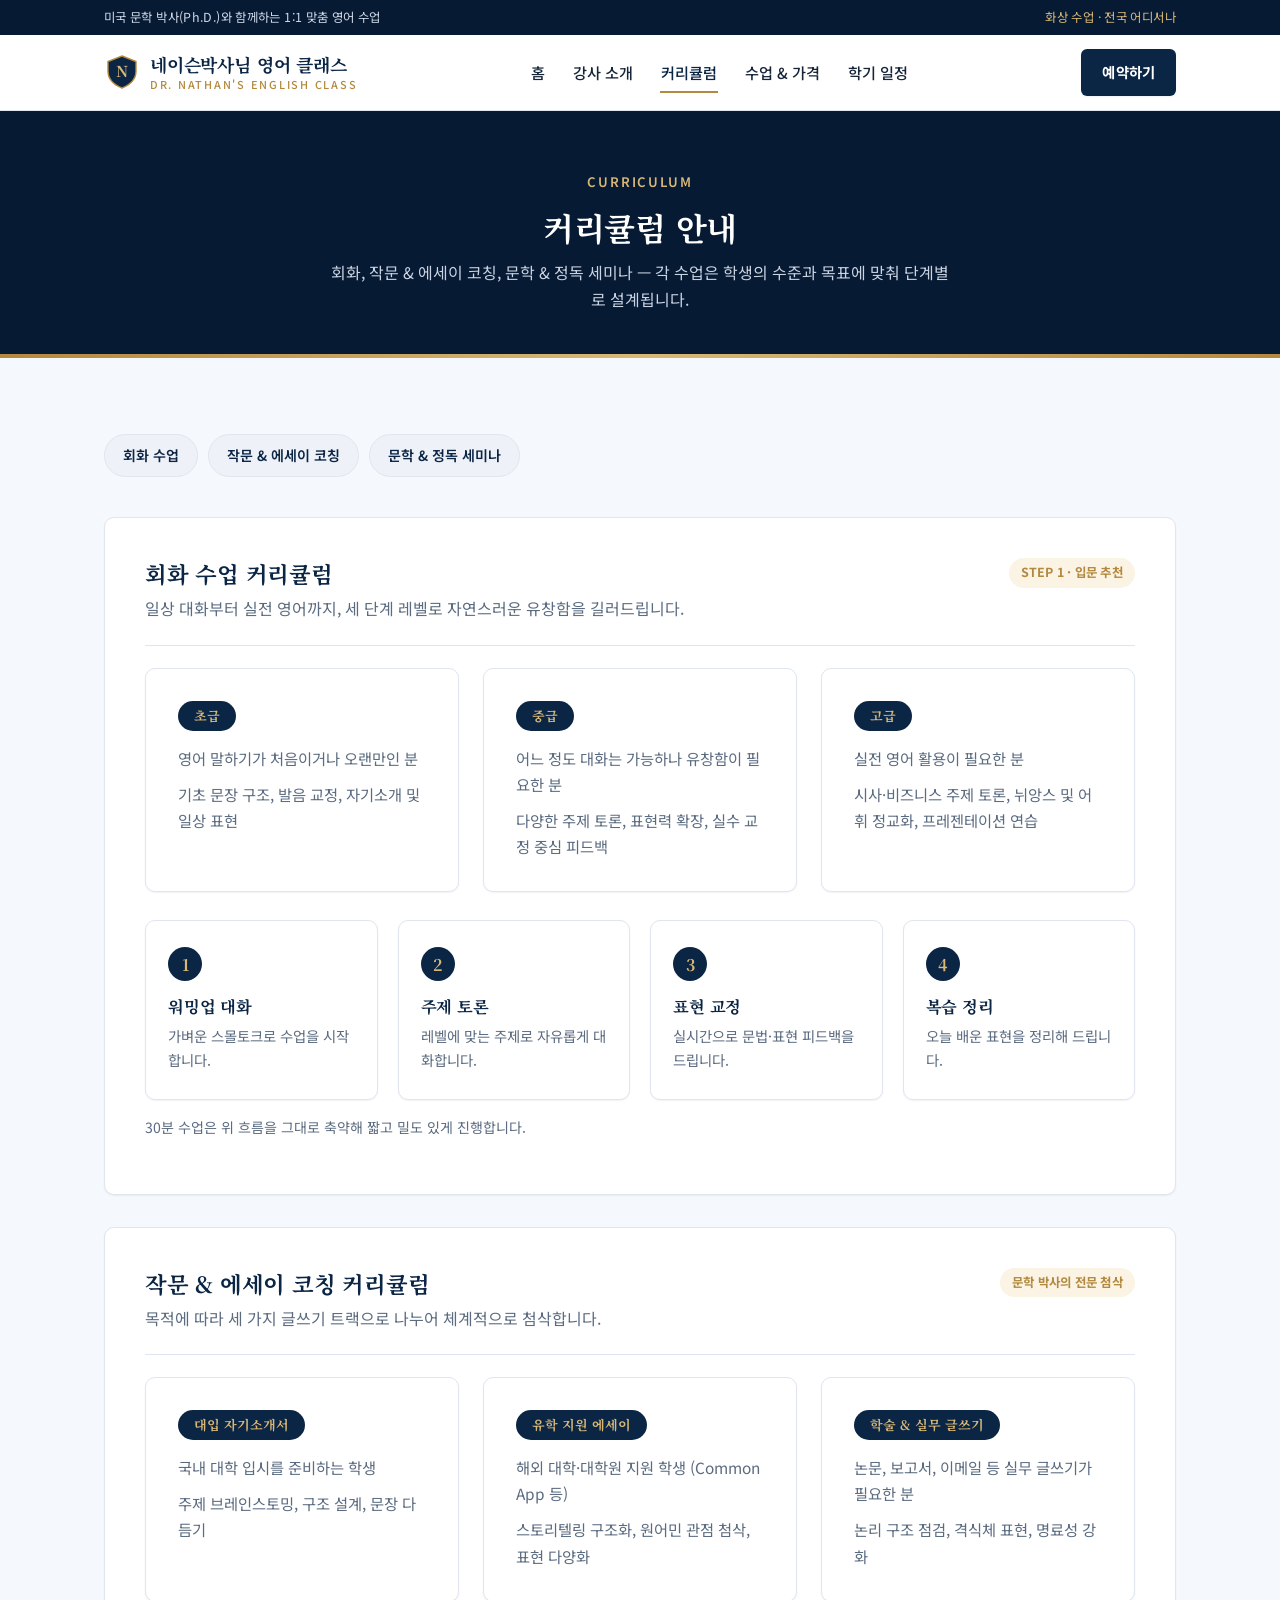
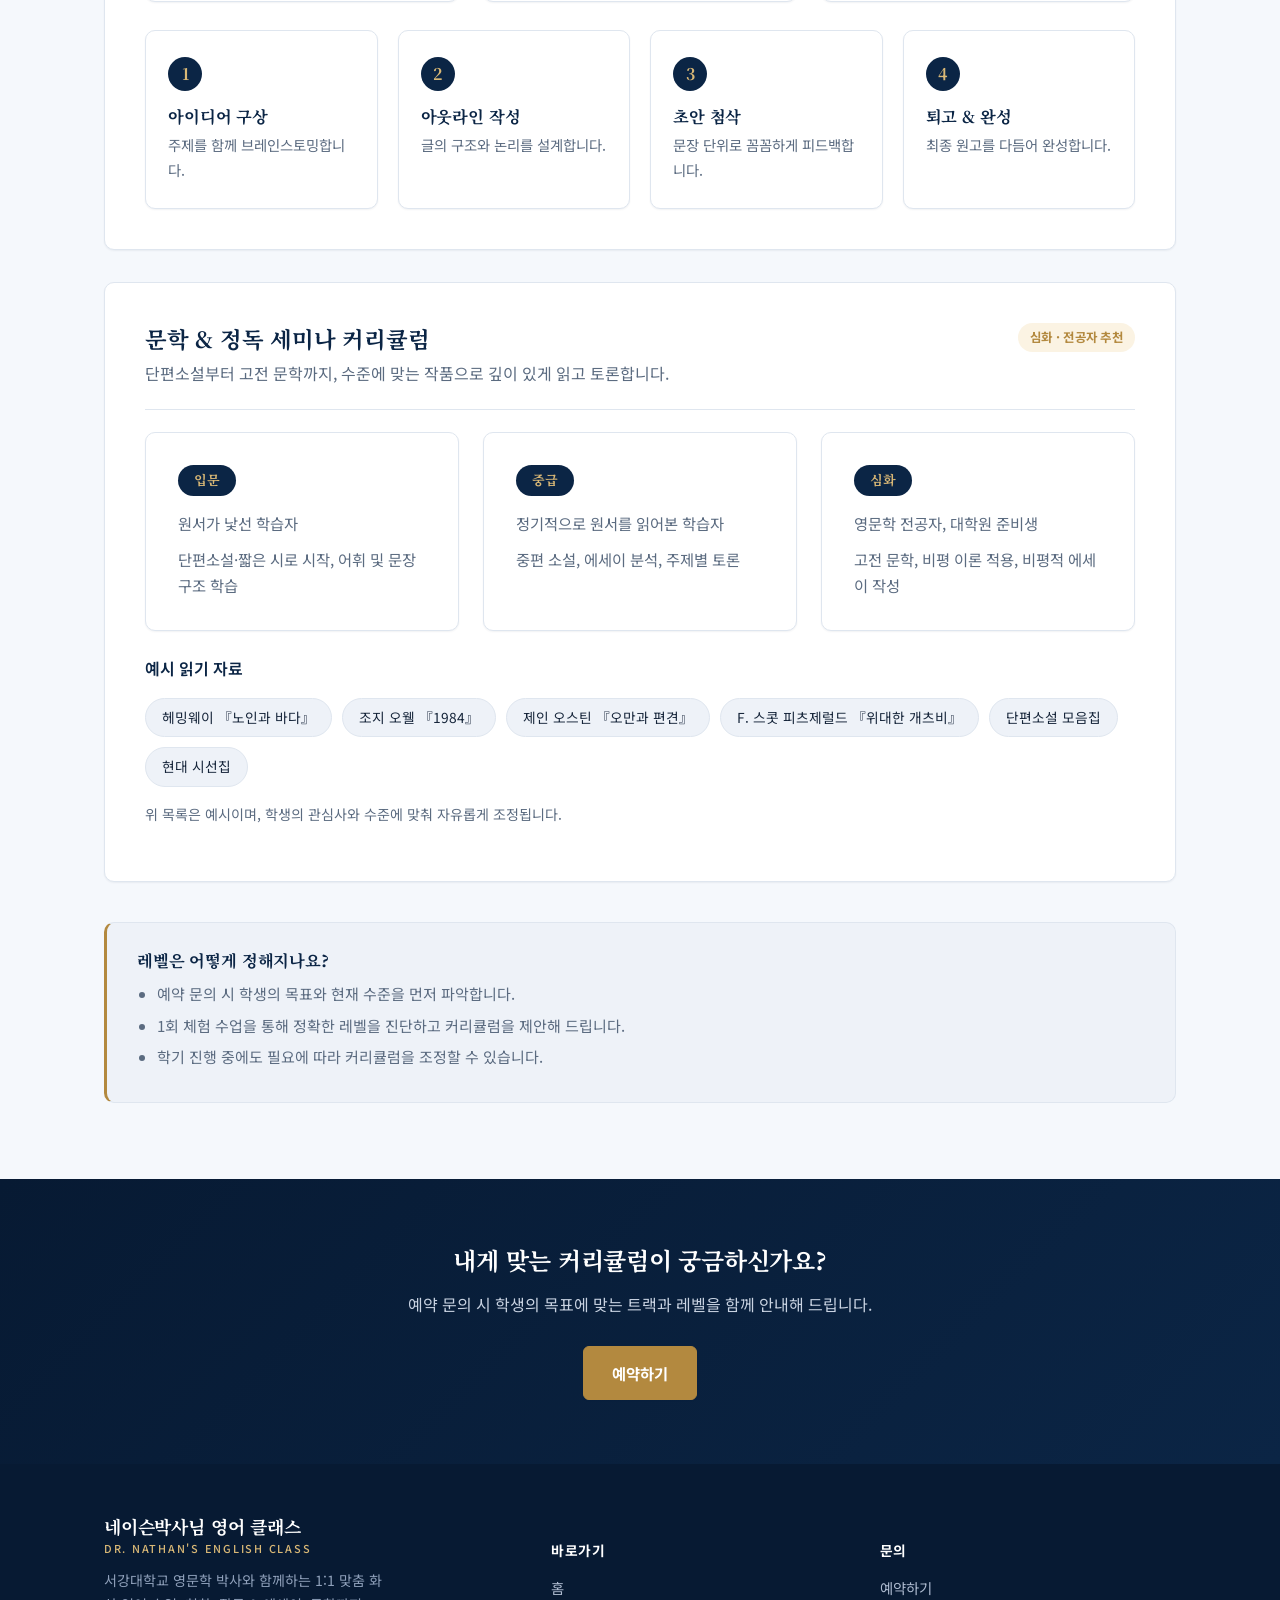
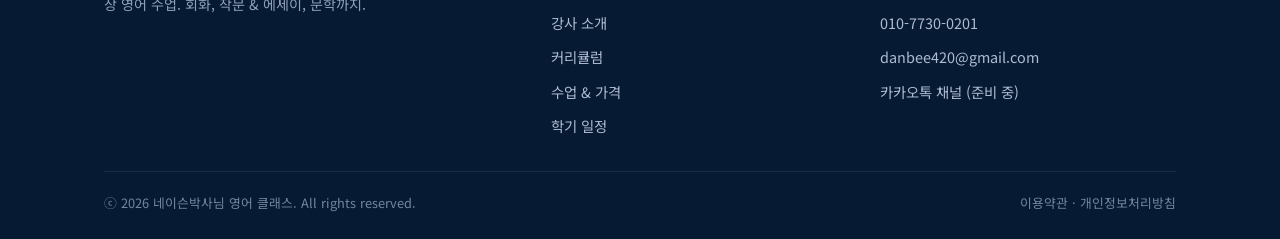
<file: curriculum.html>
<!DOCTYPE html>
<html lang="ko">
<head>
<meta charset="UTF-8">
<meta name="viewport" content="width=device-width, initial-scale=1.0">
<title>커리큘럼 | 네이슨박사님 영어 클래스</title>
<meta name="description" content="회화, 작문 & 에세이 코칭, 문학 & 정독 세미나의 레벨별 커리큘럼 안내.">
<link rel="icon" type="image/svg+xml" href="assets/favicon.svg">
<meta property="og:type" content="website">
<meta property="og:site_name" content="네이슨박사님 영어 클래스">
<meta property="og:title" content="커리큘럼 | 네이슨박사님 영어 클래스">
<meta property="og:description" content="회화, 작문 & 에세이 코칭, 문학 & 정독 세미나의 레벨별 커리큘럼 안내.">
<meta property="og:image" content="https://nathan-phd-english-class.vercel.app/assets/nathan-headshot.jpg">
<meta property="og:url" content="https://nathan-phd-english-class.vercel.app/curriculum.html">
<meta name="twitter:card" content="summary">
<link rel="preconnect" href="https://fonts.googleapis.com">
<link rel="preconnect" href="https://fonts.gstatic.com" crossorigin>
<link href="https://fonts.googleapis.com/css2?family=Noto+Serif+KR:wght@600;700&family=Noto+Sans+KR:wght@400;500;700&display=swap" rel="stylesheet">
<link rel="stylesheet" href="css/style.css">
</head>
<body>

<div class="topbar">
  <div class="container">
    <span>미국 문학 박사(Ph.D.)와 함께하는 1:1 맞춤 영어 수업</span>
    <span class="gold">화상 수업 · 전국 어디서나</span>
  </div>
</div>

<header class="site-header">
  <div class="header-inner">
    <a href="index.html" class="brand">
      <svg class="brand-mark" width="36" height="36" viewBox="0 0 36 36" fill="none" xmlns="http://www.w3.org/2000/svg">
        <path d="M18 2L32 7.5V17C32 25.5 26 30.8 18 34C10 30.8 4 25.5 4 17V7.5L18 2Z" fill="#0b2545" stroke="#b3893f" stroke-width="1.4"/>
        <text x="18" y="23" text-anchor="middle" font-family="Noto Serif KR, serif" font-size="15" font-weight="700" fill="#d9b876">N</text>
      </svg>
      <span class="brand-text">네이슨박사님 영어 클래스<span class="accent">DR. NATHAN'S ENGLISH CLASS</span></span>
    </a>
    <button class="nav-toggle" aria-label="메뉴 열기">&#9776;</button>
    <nav class="main-nav">
      <ul>
        <li><a href="index.html">홈</a></li>
        <li><a href="about.html">강사 소개</a></li>
        <li><a href="curriculum.html" class="active">커리큘럼</a></li>
        <li><a href="pricing.html">수업 &amp; 가격</a></li>
        <li><a href="calendar.html">학기 일정</a></li>
      </ul>
    </nav>
    <div class="header-cta">
      <a href="reservation.html" class="btn btn-primary">예약하기</a>
    </div>
  </div>
</header>

<main>

  <section class="hero-sub">
    <div class="container">
      <span class="eyebrow">CURRICULUM</span>
      <h1>커리큘럼 안내</h1>
      <p>회화, 작문 &amp; 에세이 코칭, 문학 &amp; 정독 세미나 — 각 수업은 학생의 수준과 목표에 맞춰 단계별로 설계됩니다.</p>
    </div>
  </section>

  <section class="section">
    <div class="container">

      <nav class="quicknav" aria-label="커리큘럼 바로가기">
        <a href="#conversation">회화 수업</a>
        <a href="#writing">작문 &amp; 에세이 코칭</a>
        <a href="#literature">문학 &amp; 정독 세미나</a>
      </nav>

      <div class="track" id="conversation">
        <div class="track-head">
          <div>
            <h3>회화 수업 커리큘럼</h3>
            <p>일상 대화부터 실전 영어까지, 세 단계 레벨로 자연스러운 유창함을 길러드립니다.</p>
          </div>
          <span class="service-tag">STEP 1 · 입문 추천</span>
        </div>
        <div class="grid-3">
          <div class="card level-card">
            <span class="level-badge">초급</span>
            <p class="level-audience">영어 말하기가 처음이거나 오랜만인 분</p>
            <p class="level-content">기초 문장 구조, 발음 교정, 자기소개 및 일상 표현</p>
          </div>
          <div class="card level-card">
            <span class="level-badge">중급</span>
            <p class="level-audience">어느 정도 대화는 가능하나 유창함이 필요한 분</p>
            <p class="level-content">다양한 주제 토론, 표현력 확장, 실수 교정 중심 피드백</p>
          </div>
          <div class="card level-card">
            <span class="level-badge">고급</span>
            <p class="level-audience">실전 영어 활용이 필요한 분</p>
            <p class="level-content">시사·비즈니스 주제 토론, 뉘앙스 및 어휘 정교화, 프레젠테이션 연습</p>
          </div>
        </div>
        <div class="steps" style="margin-top: 28px;">
          <div class="step"><h4>워밍업 대화</h4><p>가벼운 스몰토크로 수업을 시작합니다.</p></div>
          <div class="step"><h4>주제 토론</h4><p>레벨에 맞는 주제로 자유롭게 대화합니다.</p></div>
          <div class="step"><h4>표현 교정</h4><p>실시간으로 문법·표현 피드백을 드립니다.</p></div>
          <div class="step"><h4>복습 정리</h4><p>오늘 배운 표현을 정리해 드립니다.</p></div>
        </div>
        <p class="price-note" style="margin-top:16px;">30분 수업은 위 흐름을 그대로 축약해 짧고 밀도 있게 진행합니다.</p>
      </div>

      <div class="track" id="writing">
        <div class="track-head">
          <div>
            <h3>작문 &amp; 에세이 코칭 커리큘럼</h3>
            <p>목적에 따라 세 가지 글쓰기 트랙으로 나누어 체계적으로 첨삭합니다.</p>
          </div>
          <span class="service-tag">문학 박사의 전문 첨삭</span>
        </div>
        <div class="grid-3">
          <div class="card level-card">
            <span class="level-badge">대입 자기소개서</span>
            <p class="level-audience">국내 대학 입시를 준비하는 학생</p>
            <p class="level-content">주제 브레인스토밍, 구조 설계, 문장 다듬기</p>
          </div>
          <div class="card level-card">
            <span class="level-badge">유학 지원 에세이</span>
            <p class="level-audience">해외 대학·대학원 지원 학생 (Common App 등)</p>
            <p class="level-content">스토리텔링 구조화, 원어민 관점 첨삭, 표현 다양화</p>
          </div>
          <div class="card level-card">
            <span class="level-badge">학술 &amp; 실무 글쓰기</span>
            <p class="level-audience">논문, 보고서, 이메일 등 실무 글쓰기가 필요한 분</p>
            <p class="level-content">논리 구조 점검, 격식체 표현, 명료성 강화</p>
          </div>
        </div>
        <div class="steps" style="margin-top: 28px;">
          <div class="step"><h4>아이디어 구상</h4><p>주제를 함께 브레인스토밍합니다.</p></div>
          <div class="step"><h4>아웃라인 작성</h4><p>글의 구조와 논리를 설계합니다.</p></div>
          <div class="step"><h4>초안 첨삭</h4><p>문장 단위로 꼼꼼하게 피드백합니다.</p></div>
          <div class="step"><h4>퇴고 &amp; 완성</h4><p>최종 원고를 다듬어 완성합니다.</p></div>
        </div>
      </div>

      <div class="track" id="literature">
        <div class="track-head">
          <div>
            <h3>문학 &amp; 정독 세미나 커리큘럼</h3>
            <p>단편소설부터 고전 문학까지, 수준에 맞는 작품으로 깊이 있게 읽고 토론합니다.</p>
          </div>
          <span class="service-tag">심화 · 전공자 추천</span>
        </div>
        <div class="grid-3">
          <div class="card level-card">
            <span class="level-badge">입문</span>
            <p class="level-audience">원서가 낯선 학습자</p>
            <p class="level-content">단편소설·짧은 시로 시작, 어휘 및 문장 구조 학습</p>
          </div>
          <div class="card level-card">
            <span class="level-badge">중급</span>
            <p class="level-audience">정기적으로 원서를 읽어본 학습자</p>
            <p class="level-content">중편 소설, 에세이 분석, 주제별 토론</p>
          </div>
          <div class="card level-card">
            <span class="level-badge">심화</span>
            <p class="level-audience">영문학 전공자, 대학원 준비생</p>
            <p class="level-content">고전 문학, 비평 이론 적용, 비평적 에세이 작성</p>
          </div>
        </div>
        <p style="margin-top:24px; font-weight:600; color:var(--color-navy);">예시 읽기 자료</p>
        <div class="reading-list">
          <span class="reading-chip">헤밍웨이 『노인과 바다』</span>
          <span class="reading-chip">조지 오웰 『1984』</span>
          <span class="reading-chip">제인 오스틴 『오만과 편견』</span>
          <span class="reading-chip">F. 스콧 피츠제럴드 『위대한 개츠비』</span>
          <span class="reading-chip">단편소설 모음집</span>
          <span class="reading-chip">현대 시선집</span>
        </div>
        <p class="price-note">위 목록은 예시이며, 학생의 관심사와 수준에 맞춰 자유롭게 조정됩니다.</p>
      </div>

      <div class="notice-box">
        <h4>레벨은 어떻게 정해지나요?</h4>
        <ul>
          <li>예약 문의 시 학생의 목표와 현재 수준을 먼저 파악합니다.</li>
          <li>1회 체험 수업을 통해 정확한 레벨을 진단하고 커리큘럼을 제안해 드립니다.</li>
          <li>학기 진행 중에도 필요에 따라 커리큘럼을 조정할 수 있습니다.</li>
        </ul>
      </div>

    </div>
  </section>

  <section class="cta-band">
    <div class="container">
      <h2>내게 맞는 커리큘럼이 궁금하신가요?</h2>
      <p>예약 문의 시 학생의 목표에 맞는 트랙과 레벨을 함께 안내해 드립니다.</p>
      <a href="reservation.html" class="btn btn-primary">예약하기</a>
    </div>
  </section>

</main>

<footer class="site-footer">
  <div class="container">
    <div class="footer-top">
      <div>
        <span class="brand-text">네이슨박사님 영어 클래스<span class="accent">DR. NATHAN'S ENGLISH CLASS</span></span>
        <p>서강대학교 영문학 박사와 함께하는 1:1 맞춤 화상 영어 수업. 회화, 작문 &amp; 에세이, 문학까지.</p>
      </div>
      <div class="footer-col">
        <h5>바로가기</h5>
        <ul>
          <li><a href="index.html">홈</a></li>
          <li><a href="about.html">강사 소개</a></li>
          <li><a href="curriculum.html">커리큘럼</a></li>
          <li><a href="pricing.html">수업 &amp; 가격</a></li>
          <li><a href="calendar.html">학기 일정</a></li>
        </ul>
      </div>
      <div class="footer-col">
        <h5>문의</h5>
        <ul>
          <li><a href="reservation.html">예약하기</a></li>
          <li><a href="tel:010-7730-0201">010-7730-0201</a></li>
          <li><a href="mailto:danbee420@gmail.com">danbee420@gmail.com</a></li>
          <li><a href="reservation.html">카카오톡 채널 (준비 중)</a></li>
        </ul>
      </div>
    </div>
    <div class="footer-bottom">
      <span>ⓒ 2026 네이슨박사님 영어 클래스. All rights reserved.</span>
      <span class="footer-legal-links"><a href="terms.html">이용약관</a> · <a href="privacy.html">개인정보처리방침</a></span>
    </div>
  </div>
</footer>

<script src="js/script.js"></script>
</body>
</html>
</file>
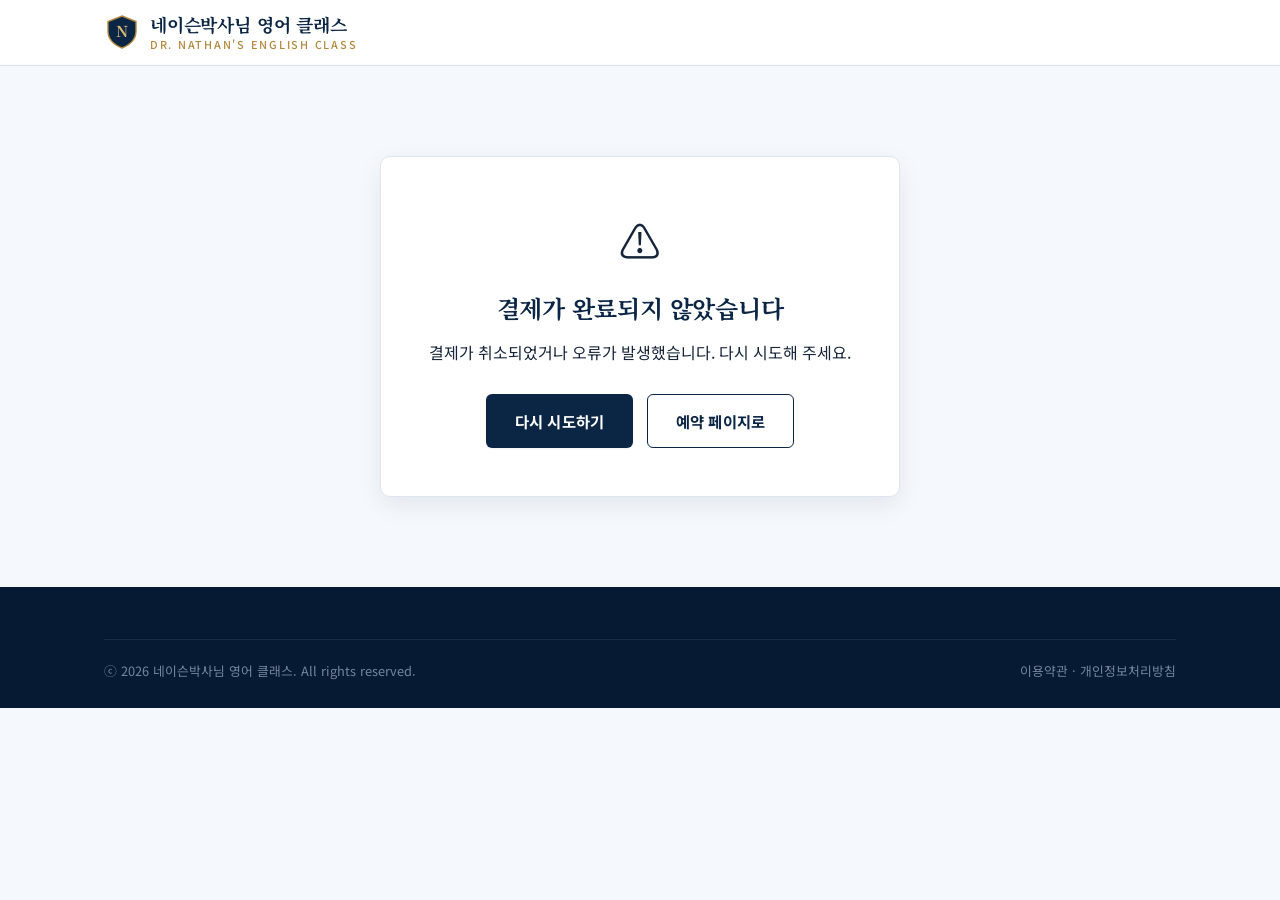
<file: fail.html>
<!DOCTYPE html>
<html lang="ko">
<head>
<meta charset="UTF-8">
<meta name="viewport" content="width=device-width, initial-scale=1.0">
<title>결제 실패 | 네이슨박사님 영어 클래스</title>
<link rel="icon" type="image/svg+xml" href="assets/favicon.svg">
<meta name="robots" content="noindex">
<link rel="preconnect" href="https://fonts.googleapis.com">
<link rel="preconnect" href="https://fonts.gstatic.com" crossorigin>
<link href="https://fonts.googleapis.com/css2?family=Noto+Serif+KR:wght@600;700&family=Noto+Sans+KR:wght@400;500;700&display=swap" rel="stylesheet">
<link rel="stylesheet" href="css/style.css">
</head>
<body>

<header class="site-header">
  <div class="header-inner">
    <a href="index.html" class="brand">
      <svg class="brand-mark" width="36" height="36" viewBox="0 0 36 36" fill="none" xmlns="http://www.w3.org/2000/svg">
        <path d="M18 2L32 7.5V17C32 25.5 26 30.8 18 34C10 30.8 4 25.5 4 17V7.5L18 2Z" fill="#0b2545" stroke="#b3893f" stroke-width="1.4"/>
        <text x="18" y="23" text-anchor="middle" font-family="Noto Serif KR, serif" font-size="15" font-weight="700" fill="#d9b876">N</text>
      </svg>
      <span class="brand-text">네이슨박사님 영어 클래스<span class="accent">DR. NATHAN'S ENGLISH CLASS</span></span>
    </a>
  </div>
</header>

<main>
  <section class="status-page">
    <div class="container">
      <div class="status-card">
        <div class="status-icon">⚠️</div>
        <h1>결제가 완료되지 않았습니다</h1>
        <p id="status-body">결제가 취소되었거나 오류가 발생했습니다. 다시 시도해 주세요.</p>
        <div class="btn-row" style="justify-content:center; margin-top:28px;">
          <a href="checkout.html" class="btn btn-primary">다시 시도하기</a>
          <a href="reservation.html" class="btn btn-outline">예약 페이지로</a>
        </div>
      </div>
    </div>
  </section>
</main>

<footer class="site-footer">
  <div class="container">
    <div class="footer-bottom">
      <span>ⓒ 2026 네이슨박사님 영어 클래스. All rights reserved.</span>
      <span class="footer-legal-links"><a href="terms.html">이용약관</a> · <a href="privacy.html">개인정보처리방침</a></span>
    </div>
  </div>
</footer>

<script src="js/fail.js"></script>
</body>
</html>
</file>
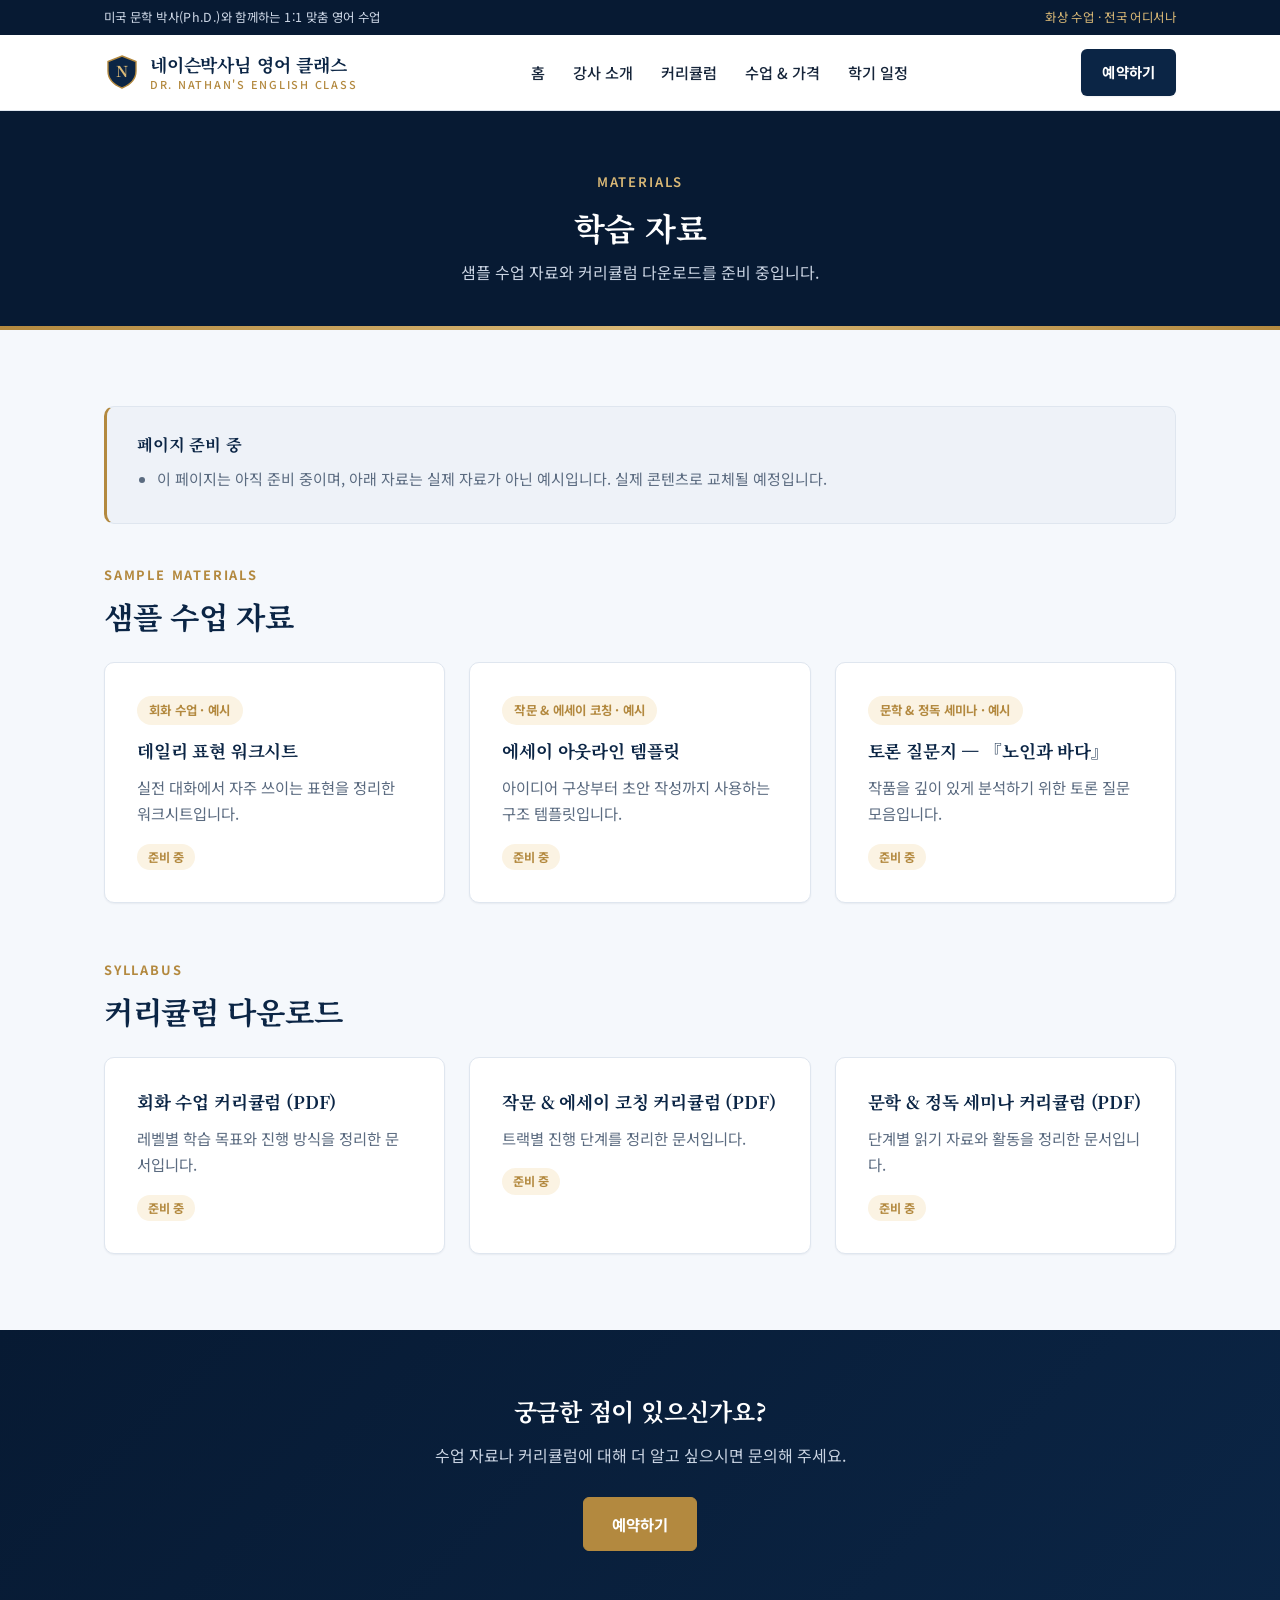
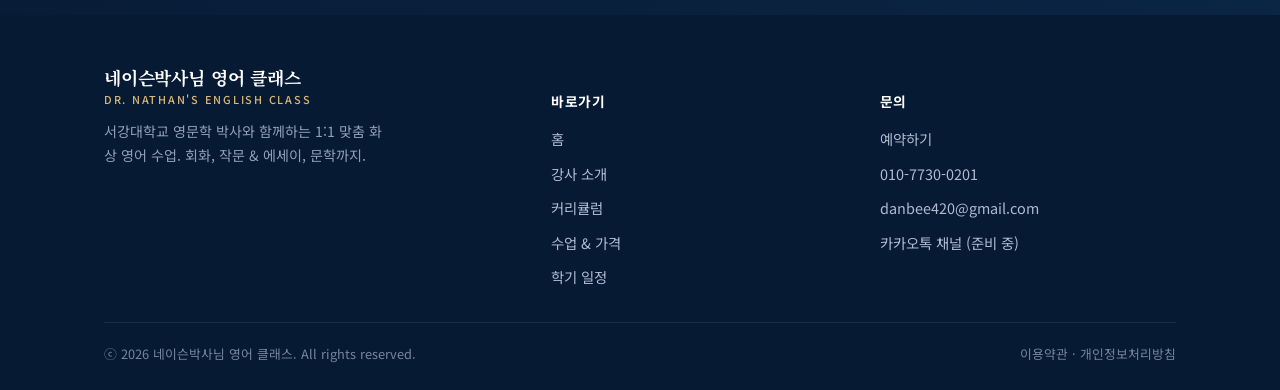
<file: materials.html>
<!DOCTYPE html>
<html lang="ko">
<head>
<meta charset="UTF-8">
<meta name="viewport" content="width=device-width, initial-scale=1.0">
<title>학습 자료 | 네이슨박사님 영어 클래스</title>
<meta name="description" content="네이슨박사님 영어 클래스 샘플 수업 자료 및 커리큘럼 다운로드.">
<link rel="icon" type="image/svg+xml" href="assets/favicon.svg">
<meta name="robots" content="noindex">
<link rel="preconnect" href="https://fonts.googleapis.com">
<link rel="preconnect" href="https://fonts.gstatic.com" crossorigin>
<link href="https://fonts.googleapis.com/css2?family=Noto+Serif+KR:wght@600;700&family=Noto+Sans+KR:wght@400;500;700&display=swap" rel="stylesheet">
<link rel="stylesheet" href="css/style.css">
</head>
<body>

<div class="topbar">
  <div class="container">
    <span>미국 문학 박사(Ph.D.)와 함께하는 1:1 맞춤 영어 수업</span>
    <span class="gold">화상 수업 · 전국 어디서나</span>
  </div>
</div>

<header class="site-header">
  <div class="header-inner">
    <a href="index.html" class="brand">
      <svg class="brand-mark" width="36" height="36" viewBox="0 0 36 36" fill="none" xmlns="http://www.w3.org/2000/svg">
        <path d="M18 2L32 7.5V17C32 25.5 26 30.8 18 34C10 30.8 4 25.5 4 17V7.5L18 2Z" fill="#0b2545" stroke="#b3893f" stroke-width="1.4"/>
        <text x="18" y="23" text-anchor="middle" font-family="Noto Serif KR, serif" font-size="15" font-weight="700" fill="#d9b876">N</text>
      </svg>
      <span class="brand-text">네이슨박사님 영어 클래스<span class="accent">DR. NATHAN'S ENGLISH CLASS</span></span>
    </a>
    <button class="nav-toggle" aria-label="메뉴 열기">&#9776;</button>
    <nav class="main-nav">
      <ul>
        <li><a href="index.html">홈</a></li>
        <li><a href="about.html">강사 소개</a></li>
        <li><a href="curriculum.html">커리큘럼</a></li>
        <li><a href="pricing.html">수업 &amp; 가격</a></li>
        <li><a href="calendar.html">학기 일정</a></li>
      </ul>
    </nav>
    <div class="header-cta">
      <a href="reservation.html" class="btn btn-primary">예약하기</a>
    </div>
  </div>
</header>

<main>

  <section class="hero-sub">
    <div class="container">
      <span class="eyebrow">MATERIALS</span>
      <h1>학습 자료</h1>
      <p>샘플 수업 자료와 커리큘럼 다운로드를 준비 중입니다.</p>
    </div>
  </section>

  <section class="section">
    <div class="container">

      <div class="notice-box" style="margin-top:0; margin-bottom:40px;">
        <h4>페이지 준비 중</h4>
        <ul>
          <li>이 페이지는 아직 준비 중이며, 아래 자료는 실제 자료가 아닌 예시입니다. 실제 콘텐츠로 교체될 예정입니다.</li>
        </ul>
      </div>

      <div class="section-head" style="text-align:left; max-width:none; margin-bottom:24px;">
        <span class="kicker">SAMPLE MATERIALS</span>
        <h2>샘플 수업 자료</h2>
      </div>
      <div class="grid-3">
        <div class="card">
          <span class="service-tag">회화 수업 · 예시</span>
          <h3 style="font-size:1.1rem;">데일리 표현 워크시트</h3>
          <p>실전 대화에서 자주 쓰이는 표현을 정리한 워크시트입니다.</p>
          <span class="status-pill status-soon">준비 중</span>
        </div>
        <div class="card">
          <span class="service-tag">작문 &amp; 에세이 코칭 · 예시</span>
          <h3 style="font-size:1.1rem;">에세이 아웃라인 템플릿</h3>
          <p>아이디어 구상부터 초안 작성까지 사용하는 구조 템플릿입니다.</p>
          <span class="status-pill status-soon">준비 중</span>
        </div>
        <div class="card">
          <span class="service-tag">문학 &amp; 정독 세미나 · 예시</span>
          <h3 style="font-size:1.1rem;">토론 질문지 — 『노인과 바다』</h3>
          <p>작품을 깊이 있게 분석하기 위한 토론 질문 모음입니다.</p>
          <span class="status-pill status-soon">준비 중</span>
        </div>
      </div>

      <div class="section-head" style="text-align:left; max-width:none; margin-top:56px; margin-bottom:24px;">
        <span class="kicker">SYLLABUS</span>
        <h2>커리큘럼 다운로드</h2>
      </div>
      <div class="grid-3">
        <div class="card">
          <h3 style="font-size:1.1rem;">회화 수업 커리큘럼 (PDF)</h3>
          <p>레벨별 학습 목표와 진행 방식을 정리한 문서입니다.</p>
          <span class="status-pill status-soon">준비 중</span>
        </div>
        <div class="card">
          <h3 style="font-size:1.1rem;">작문 &amp; 에세이 코칭 커리큘럼 (PDF)</h3>
          <p>트랙별 진행 단계를 정리한 문서입니다.</p>
          <span class="status-pill status-soon">준비 중</span>
        </div>
        <div class="card">
          <h3 style="font-size:1.1rem;">문학 &amp; 정독 세미나 커리큘럼 (PDF)</h3>
          <p>단계별 읽기 자료와 활동을 정리한 문서입니다.</p>
          <span class="status-pill status-soon">준비 중</span>
        </div>
      </div>

    </div>
  </section>

  <section class="cta-band">
    <div class="container">
      <h2>궁금한 점이 있으신가요?</h2>
      <p>수업 자료나 커리큘럼에 대해 더 알고 싶으시면 문의해 주세요.</p>
      <a href="reservation.html" class="btn btn-primary">예약하기</a>
    </div>
  </section>

</main>

<footer class="site-footer">
  <div class="container">
    <div class="footer-top">
      <div>
        <span class="brand-text">네이슨박사님 영어 클래스<span class="accent">DR. NATHAN'S ENGLISH CLASS</span></span>
        <p>서강대학교 영문학 박사와 함께하는 1:1 맞춤 화상 영어 수업. 회화, 작문 &amp; 에세이, 문학까지.</p>
      </div>
      <div class="footer-col">
        <h5>바로가기</h5>
        <ul>
          <li><a href="index.html">홈</a></li>
          <li><a href="about.html">강사 소개</a></li>
          <li><a href="curriculum.html">커리큘럼</a></li>
          <li><a href="pricing.html">수업 &amp; 가격</a></li>
          <li><a href="calendar.html">학기 일정</a></li>
        </ul>
      </div>
      <div class="footer-col">
        <h5>문의</h5>
        <ul>
          <li><a href="reservation.html">예약하기</a></li>
          <li><a href="tel:010-7730-0201">010-7730-0201</a></li>
          <li><a href="mailto:danbee420@gmail.com">danbee420@gmail.com</a></li>
          <li><a href="reservation.html">카카오톡 채널 (준비 중)</a></li>
        </ul>
      </div>
    </div>
    <div class="footer-bottom">
      <span>ⓒ 2026 네이슨박사님 영어 클래스. All rights reserved.</span>
      <span class="footer-legal-links"><a href="terms.html">이용약관</a> · <a href="privacy.html">개인정보처리방침</a></span>
    </div>
  </div>
</footer>

<script src="js/script.js"></script>
</body>
</html>
</file>
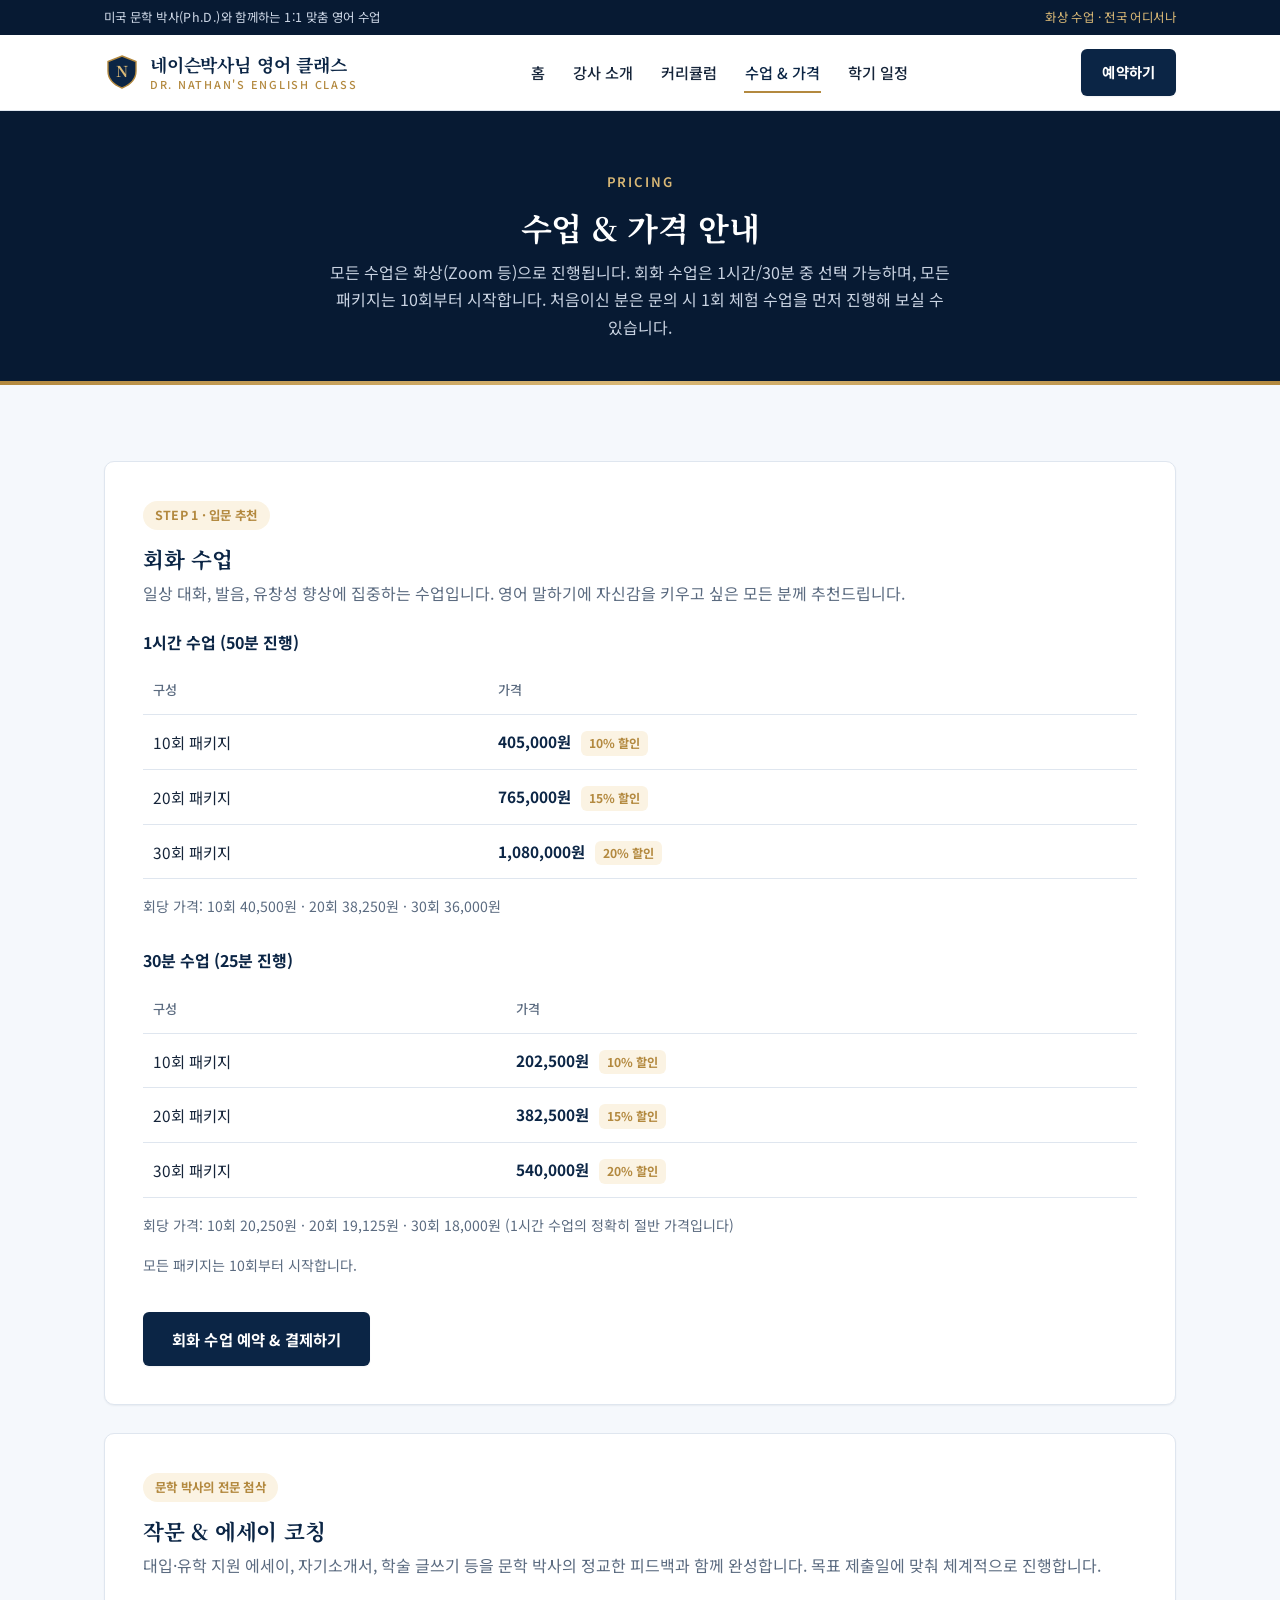
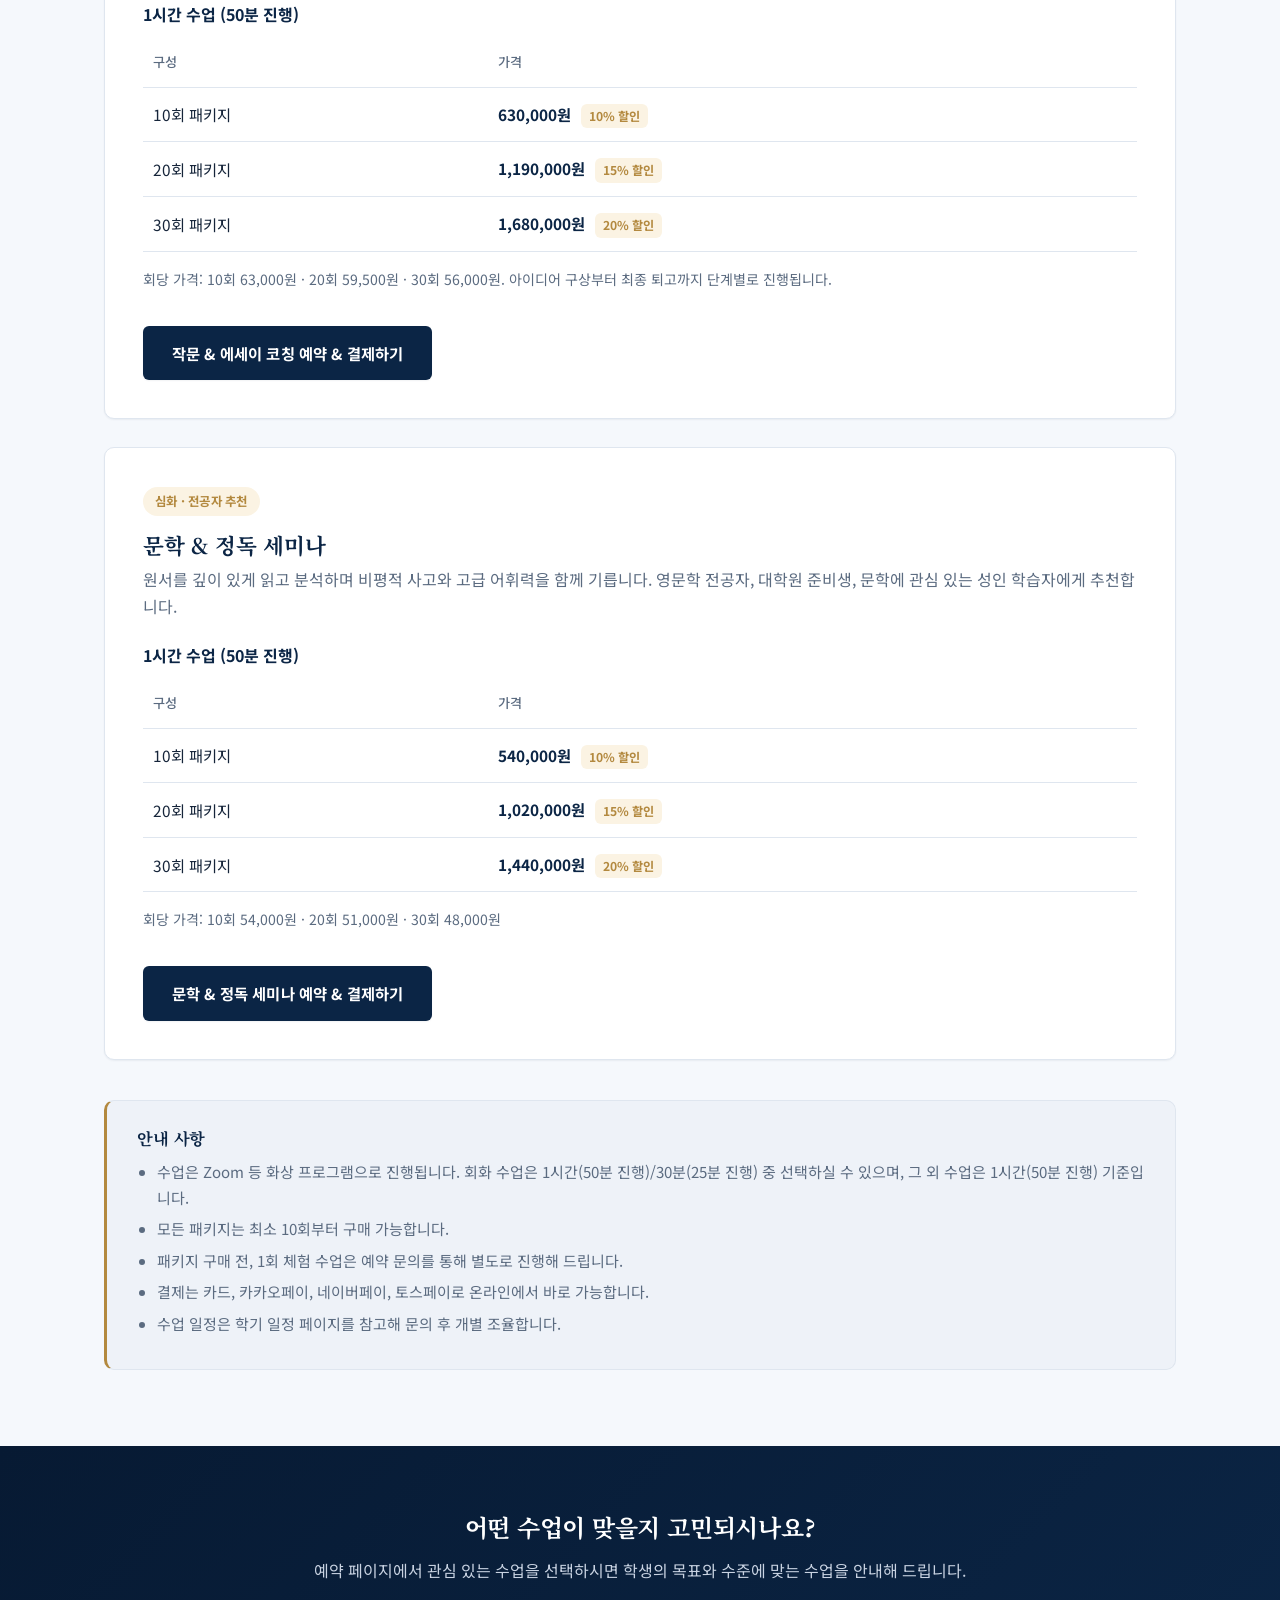
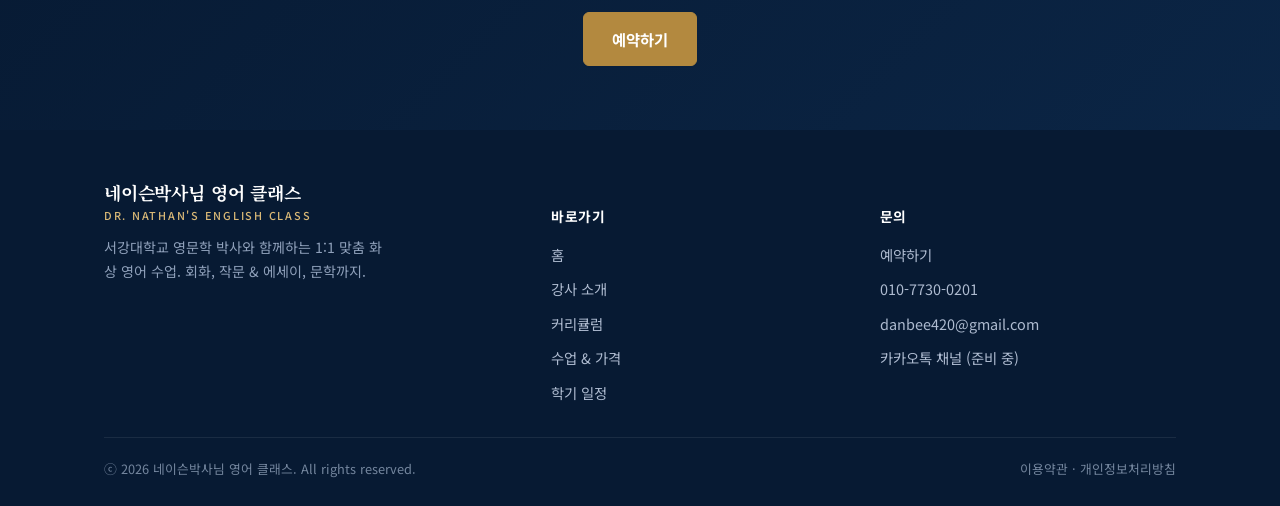
<file: pricing.html>
<!DOCTYPE html>
<html lang="ko">
<head>
<meta charset="UTF-8">
<meta name="viewport" content="width=device-width, initial-scale=1.0">
<title>수업 &amp; 가격 안내 | 네이슨박사님 영어 클래스</title>
<meta name="description" content="회화 수업, 작문 &amp; 에세이 코칭, 문학 &amp; 정독 세미나의 가격과 패키지 안내.">
<link rel="icon" type="image/svg+xml" href="assets/favicon.svg">
<meta property="og:type" content="website">
<meta property="og:site_name" content="네이슨박사님 영어 클래스">
<meta property="og:title" content="수업 & 가격 안내 | 네이슨박사님 영어 클래스">
<meta property="og:description" content="회화 수업, 작문 & 에세이 코칭, 문학 & 정독 세미나의 가격과 패키지 안내.">
<meta property="og:image" content="https://nathan-phd-english-class.vercel.app/assets/nathan-headshot.jpg">
<meta property="og:url" content="https://nathan-phd-english-class.vercel.app/pricing.html">
<meta name="twitter:card" content="summary">
<link rel="preconnect" href="https://fonts.googleapis.com">
<link rel="preconnect" href="https://fonts.gstatic.com" crossorigin>
<link href="https://fonts.googleapis.com/css2?family=Noto+Serif+KR:wght@600;700&family=Noto+Sans+KR:wght@400;500;700&display=swap" rel="stylesheet">
<link rel="stylesheet" href="css/style.css">
</head>
<body>

<div class="topbar">
  <div class="container">
    <span>미국 문학 박사(Ph.D.)와 함께하는 1:1 맞춤 영어 수업</span>
    <span class="gold">화상 수업 · 전국 어디서나</span>
  </div>
</div>

<header class="site-header">
  <div class="header-inner">
    <a href="index.html" class="brand">
      <svg class="brand-mark" width="36" height="36" viewBox="0 0 36 36" fill="none" xmlns="http://www.w3.org/2000/svg">
        <path d="M18 2L32 7.5V17C32 25.5 26 30.8 18 34C10 30.8 4 25.5 4 17V7.5L18 2Z" fill="#0b2545" stroke="#b3893f" stroke-width="1.4"/>
        <text x="18" y="23" text-anchor="middle" font-family="Noto Serif KR, serif" font-size="15" font-weight="700" fill="#d9b876">N</text>
      </svg>
      <span class="brand-text">네이슨박사님 영어 클래스<span class="accent">DR. NATHAN'S ENGLISH CLASS</span></span>
    </a>
    <button class="nav-toggle" aria-label="메뉴 열기">&#9776;</button>
    <nav class="main-nav">
      <ul>
        <li><a href="index.html">홈</a></li>
        <li><a href="about.html">강사 소개</a></li>
        <li><a href="curriculum.html">커리큘럼</a></li>
        <li><a href="pricing.html" class="active">수업 &amp; 가격</a></li>
        <li><a href="calendar.html">학기 일정</a></li>
      </ul>
    </nav>
    <div class="header-cta">
      <a href="reservation.html" class="btn btn-primary">예약하기</a>
    </div>
  </div>
</header>

<main>

  <section class="hero-sub">
    <div class="container">
      <span class="eyebrow">PRICING</span>
      <h1>수업 &amp; 가격 안내</h1>
      <p>모든 수업은 화상(Zoom 등)으로 진행됩니다. 회화 수업은 1시간/30분 중 선택 가능하며, 모든 패키지는 10회부터 시작합니다. 처음이신 분은 문의 시 1회 체험 수업을 먼저 진행해 보실 수 있습니다.</p>
    </div>
  </section>

  <section class="section">
    <div class="container">

      <div class="service-card">
        <span class="service-tag">STEP 1 · 입문 추천</span>
        <h3>회화 수업</h3>
        <p class="service-desc">일상 대화, 발음, 유창성 향상에 집중하는 수업입니다. 영어 말하기에 자신감을 키우고 싶은 모든 분께 추천드립니다.</p>

        <p style="font-weight:700; color:var(--color-navy); margin-bottom:10px;">1시간 수업 (50분 진행)</p>
        <table class="price-table">
          <thead>
            <tr><th>구성</th><th>가격</th></tr>
          </thead>
          <tbody>
            <tr>
              <td>10회 패키지</td>
              <td class="price">405,000원 <span class="discount">10% 할인</span></td>
            </tr>
            <tr>
              <td>20회 패키지</td>
              <td class="price">765,000원 <span class="discount">15% 할인</span></td>
            </tr>
            <tr>
              <td>30회 패키지</td>
              <td class="price">1,080,000원 <span class="discount">20% 할인</span></td>
            </tr>
          </tbody>
        </table>
        <p class="price-note">회당 가격: 10회 40,500원 · 20회 38,250원 · 30회 36,000원</p>

        <p style="font-weight:700; color:var(--color-navy); margin-top:28px; margin-bottom:10px;">30분 수업 (25분 진행)</p>
        <table class="price-table">
          <thead>
            <tr><th>구성</th><th>가격</th></tr>
          </thead>
          <tbody>
            <tr>
              <td>10회 패키지</td>
              <td class="price">202,500원 <span class="discount">10% 할인</span></td>
            </tr>
            <tr>
              <td>20회 패키지</td>
              <td class="price">382,500원 <span class="discount">15% 할인</span></td>
            </tr>
            <tr>
              <td>30회 패키지</td>
              <td class="price">540,000원 <span class="discount">20% 할인</span></td>
            </tr>
          </tbody>
        </table>
        <p class="price-note">회당 가격: 10회 20,250원 · 20회 19,125원 · 30회 18,000원 (1시간 수업의 정확히 절반 가격입니다)</p>
        <p class="price-note">모든 패키지는 10회부터 시작합니다.</p>
        <a href="checkout.html?service=conversation" class="btn btn-primary" style="margin-top:20px;">회화 수업 예약 &amp; 결제하기</a>
      </div>

      <div class="service-card">
        <span class="service-tag">문학 박사의 전문 첨삭</span>
        <h3>작문 &amp; 에세이 코칭</h3>
        <p class="service-desc">대입·유학 지원 에세이, 자기소개서, 학술 글쓰기 등을 문학 박사의 정교한 피드백과 함께 완성합니다. 목표 제출일에 맞춰 체계적으로 진행합니다.</p>
        <p style="font-weight:700; color:var(--color-navy); margin-bottom:10px;">1시간 수업 (50분 진행)</p>
        <table class="price-table">
          <thead>
            <tr><th>구성</th><th>가격</th></tr>
          </thead>
          <tbody>
            <tr>
              <td>10회 패키지</td>
              <td class="price">630,000원 <span class="discount">10% 할인</span></td>
            </tr>
            <tr>
              <td>20회 패키지</td>
              <td class="price">1,190,000원 <span class="discount">15% 할인</span></td>
            </tr>
            <tr>
              <td>30회 패키지</td>
              <td class="price">1,680,000원 <span class="discount">20% 할인</span></td>
            </tr>
          </tbody>
        </table>
        <p class="price-note">회당 가격: 10회 63,000원 · 20회 59,500원 · 30회 56,000원. 아이디어 구상부터 최종 퇴고까지 단계별로 진행됩니다.</p>
        <a href="checkout.html?service=writing" class="btn btn-primary" style="margin-top:20px;">작문 &amp; 에세이 코칭 예약 &amp; 결제하기</a>
      </div>

      <div class="service-card">
        <span class="service-tag">심화 · 전공자 추천</span>
        <h3>문학 &amp; 정독 세미나</h3>
        <p class="service-desc">원서를 깊이 있게 읽고 분석하며 비평적 사고와 고급 어휘력을 함께 기릅니다. 영문학 전공자, 대학원 준비생, 문학에 관심 있는 성인 학습자에게 추천합니다.</p>
        <p style="font-weight:700; color:var(--color-navy); margin-bottom:10px;">1시간 수업 (50분 진행)</p>
        <table class="price-table">
          <thead>
            <tr><th>구성</th><th>가격</th></tr>
          </thead>
          <tbody>
            <tr>
              <td>10회 패키지</td>
              <td class="price">540,000원 <span class="discount">10% 할인</span></td>
            </tr>
            <tr>
              <td>20회 패키지</td>
              <td class="price">1,020,000원 <span class="discount">15% 할인</span></td>
            </tr>
            <tr>
              <td>30회 패키지</td>
              <td class="price">1,440,000원 <span class="discount">20% 할인</span></td>
            </tr>
          </tbody>
        </table>
        <p class="price-note">회당 가격: 10회 54,000원 · 20회 51,000원 · 30회 48,000원</p>
        <a href="checkout.html?service=literature" class="btn btn-primary" style="margin-top:20px;">문학 &amp; 정독 세미나 예약 &amp; 결제하기</a>
      </div>

      <div class="notice-box">
        <h4>안내 사항</h4>
        <ul>
          <li>수업은 Zoom 등 화상 프로그램으로 진행됩니다. 회화 수업은 1시간(50분 진행)/30분(25분 진행) 중 선택하실 수 있으며, 그 외 수업은 1시간(50분 진행) 기준입니다.</li>
          <li>모든 패키지는 최소 10회부터 구매 가능합니다.</li>
          <li>패키지 구매 전, 1회 체험 수업은 예약 문의를 통해 별도로 진행해 드립니다.</li>
          <li>결제는 카드, 카카오페이, 네이버페이, 토스페이로 온라인에서 바로 가능합니다.</li>
          <li>수업 일정은 학기 일정 페이지를 참고해 문의 후 개별 조율합니다.</li>
        </ul>
      </div>

    </div>
  </section>

  <section class="cta-band">
    <div class="container">
      <h2>어떤 수업이 맞을지 고민되시나요?</h2>
      <p>예약 페이지에서 관심 있는 수업을 선택하시면 학생의 목표와 수준에 맞는 수업을 안내해 드립니다.</p>
      <a href="reservation.html" class="btn btn-primary">예약하기</a>
    </div>
  </section>

</main>

<footer class="site-footer">
  <div class="container">
    <div class="footer-top">
      <div>
        <span class="brand-text">네이슨박사님 영어 클래스<span class="accent">DR. NATHAN'S ENGLISH CLASS</span></span>
        <p>서강대학교 영문학 박사와 함께하는 1:1 맞춤 화상 영어 수업. 회화, 작문 &amp; 에세이, 문학까지.</p>
      </div>
      <div class="footer-col">
        <h5>바로가기</h5>
        <ul>
          <li><a href="index.html">홈</a></li>
          <li><a href="about.html">강사 소개</a></li>
          <li><a href="curriculum.html">커리큘럼</a></li>
          <li><a href="pricing.html">수업 &amp; 가격</a></li>
          <li><a href="calendar.html">학기 일정</a></li>
        </ul>
      </div>
      <div class="footer-col">
        <h5>문의</h5>
        <ul>
          <li><a href="reservation.html">예약하기</a></li>
          <li><a href="tel:010-7730-0201">010-7730-0201</a></li>
          <li><a href="mailto:danbee420@gmail.com">danbee420@gmail.com</a></li>
          <li><a href="reservation.html">카카오톡 채널 (준비 중)</a></li>
        </ul>
      </div>
    </div>
    <div class="footer-bottom">
      <span>ⓒ 2026 네이슨박사님 영어 클래스. All rights reserved.</span>
      <span class="footer-legal-links"><a href="terms.html">이용약관</a> · <a href="privacy.html">개인정보처리방침</a></span>
    </div>
  </div>
</footer>

<script src="js/script.js"></script>
</body>
</html>
</file>
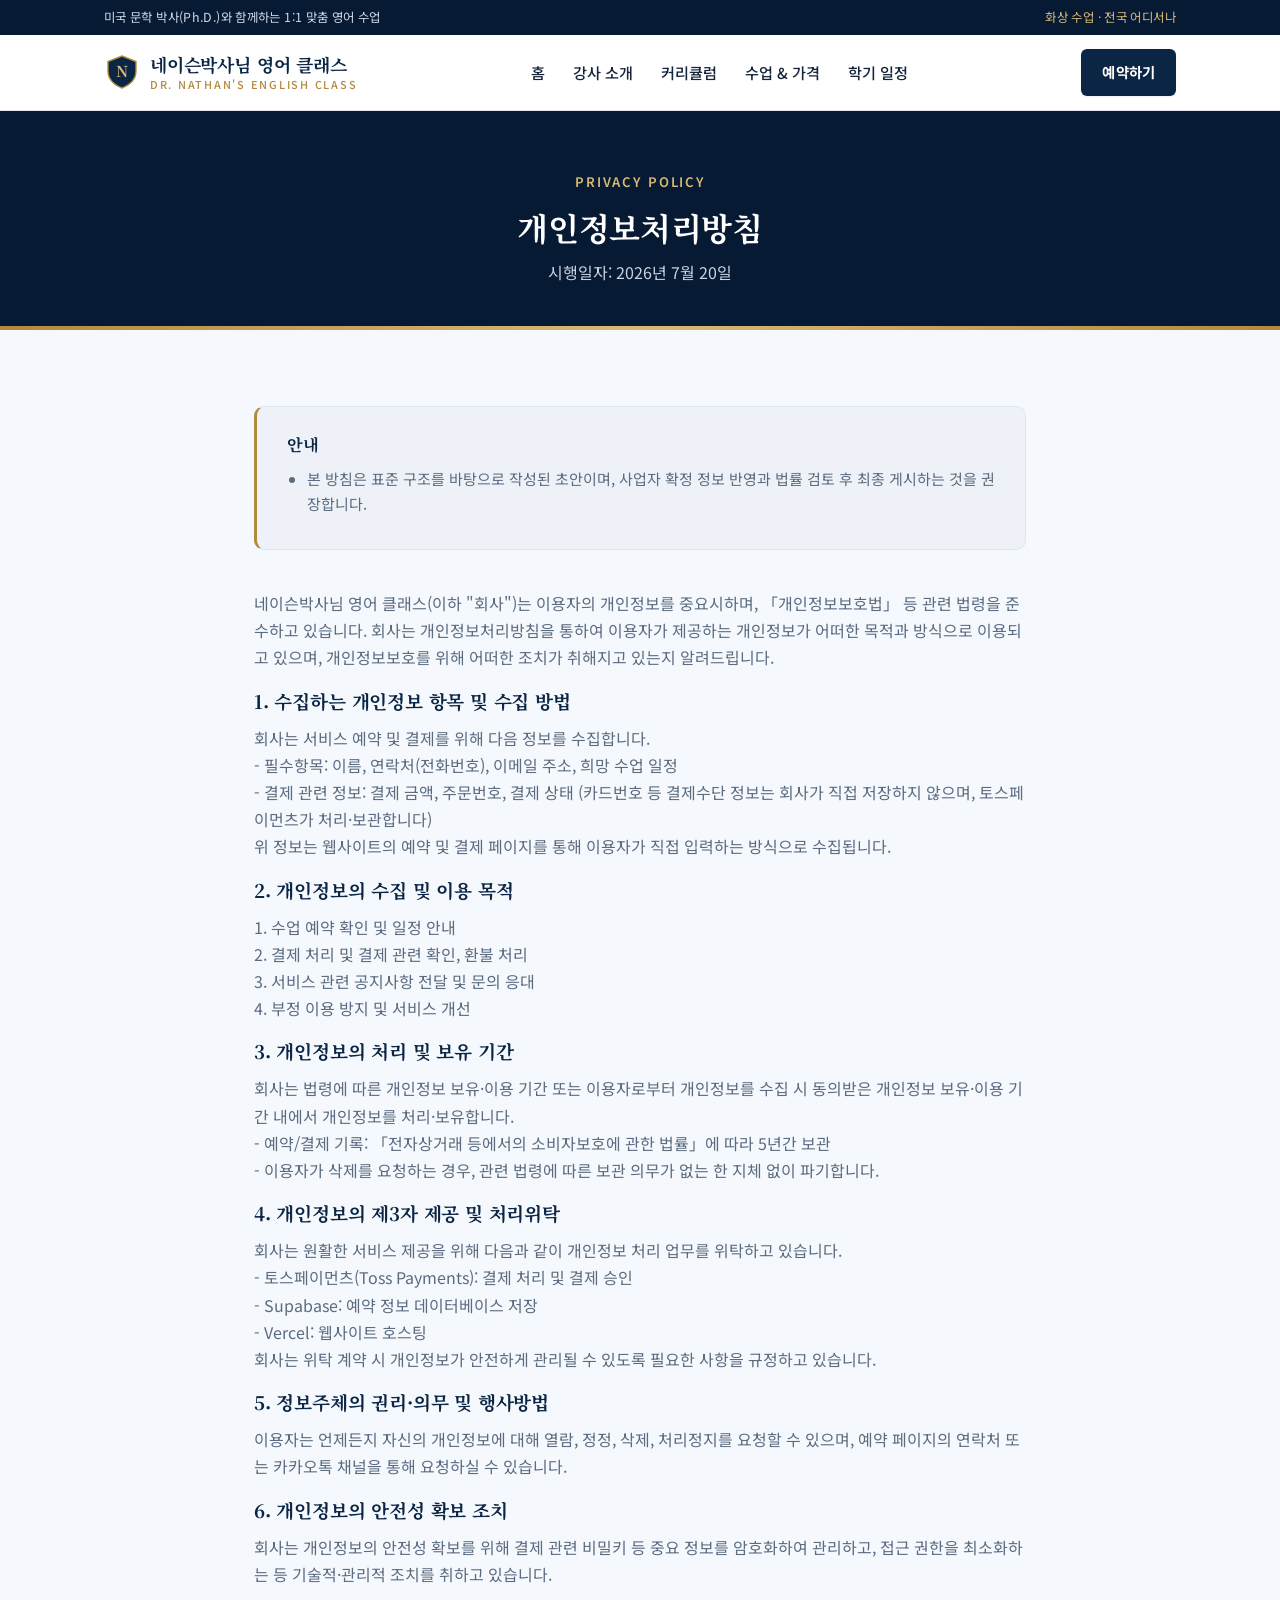
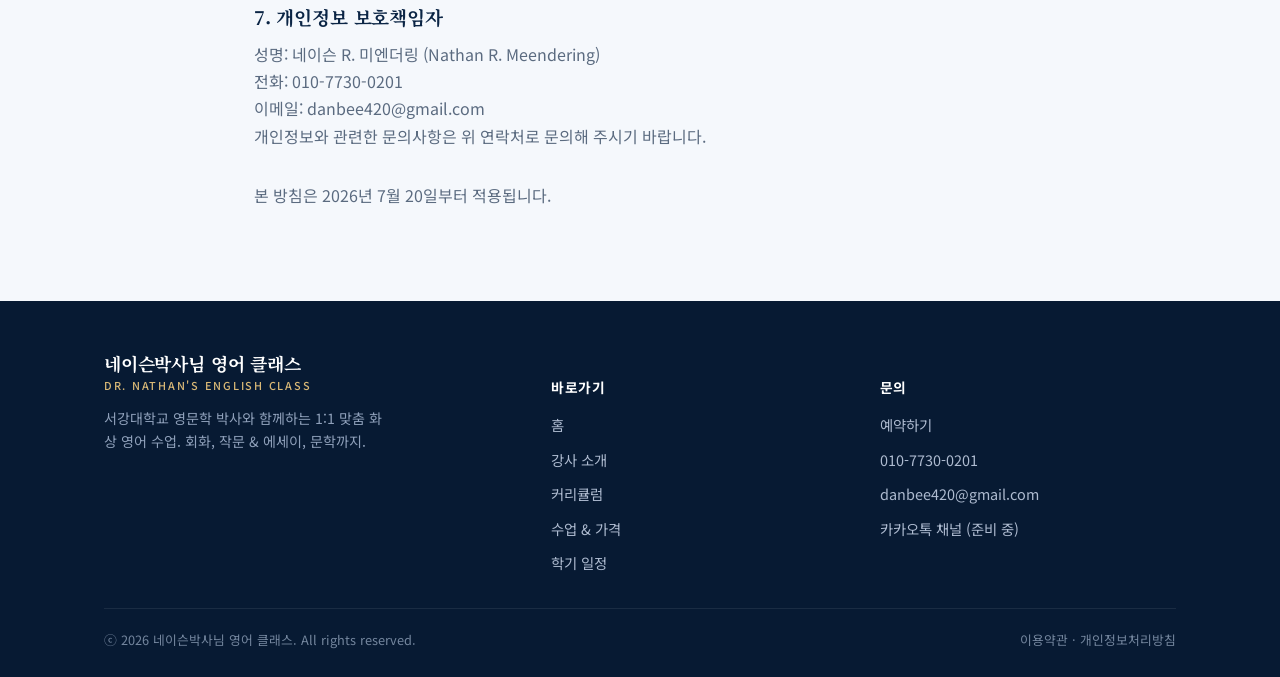
<file: privacy.html>
<!DOCTYPE html>
<html lang="ko">
<head>
<meta charset="UTF-8">
<meta name="viewport" content="width=device-width, initial-scale=1.0">
<title>개인정보처리방침 | 네이슨박사님 영어 클래스</title>
<meta name="description" content="네이슨박사님 영어 클래스 개인정보처리방침.">
<link rel="icon" type="image/svg+xml" href="assets/favicon.svg">
<meta property="og:type" content="website">
<meta property="og:site_name" content="네이슨박사님 영어 클래스">
<meta property="og:title" content="개인정보처리방침 | 네이슨박사님 영어 클래스">
<meta property="og:description" content="네이슨박사님 영어 클래스 개인정보처리방침.">
<meta property="og:url" content="https://nathan-phd-english-class.vercel.app/privacy.html">
<meta name="twitter:card" content="summary">
<link rel="preconnect" href="https://fonts.googleapis.com">
<link rel="preconnect" href="https://fonts.gstatic.com" crossorigin>
<link href="https://fonts.googleapis.com/css2?family=Noto+Serif+KR:wght@600;700&family=Noto+Sans+KR:wght@400;500;700&display=swap" rel="stylesheet">
<link rel="stylesheet" href="css/style.css">
</head>
<body>

<div class="topbar">
  <div class="container">
    <span>미국 문학 박사(Ph.D.)와 함께하는 1:1 맞춤 영어 수업</span>
    <span class="gold">화상 수업 · 전국 어디서나</span>
  </div>
</div>

<header class="site-header">
  <div class="header-inner">
    <a href="index.html" class="brand">
      <svg class="brand-mark" width="36" height="36" viewBox="0 0 36 36" fill="none" xmlns="http://www.w3.org/2000/svg">
        <path d="M18 2L32 7.5V17C32 25.5 26 30.8 18 34C10 30.8 4 25.5 4 17V7.5L18 2Z" fill="#0b2545" stroke="#b3893f" stroke-width="1.4"/>
        <text x="18" y="23" text-anchor="middle" font-family="Noto Serif KR, serif" font-size="15" font-weight="700" fill="#d9b876">N</text>
      </svg>
      <span class="brand-text">네이슨박사님 영어 클래스<span class="accent">DR. NATHAN'S ENGLISH CLASS</span></span>
    </a>
    <button class="nav-toggle" aria-label="메뉴 열기">&#9776;</button>
    <nav class="main-nav">
      <ul>
        <li><a href="index.html">홈</a></li>
        <li><a href="about.html">강사 소개</a></li>
        <li><a href="curriculum.html">커리큘럼</a></li>
        <li><a href="pricing.html">수업 &amp; 가격</a></li>
        <li><a href="calendar.html">학기 일정</a></li>
      </ul>
    </nav>
    <div class="header-cta">
      <a href="reservation.html" class="btn btn-primary">예약하기</a>
    </div>
  </div>
</header>

<main>

  <section class="hero-sub">
    <div class="container">
      <span class="eyebrow">PRIVACY POLICY</span>
      <h1>개인정보처리방침</h1>
      <p>시행일자: 2026년 7월 20일</p>
    </div>
  </section>

  <section class="section">
    <div class="container" style="max-width: 820px;">

      <div class="notice-box" style="margin-top:0; margin-bottom:40px;">
        <h4>안내</h4>
        <ul>
          <li>본 방침은 표준 구조를 바탕으로 작성된 초안이며, 사업자 확정 정보 반영과 법률 검토 후 최종 게시하는 것을 권장합니다.</li>
        </ul>
      </div>

      <p style="color:var(--color-text-muted);">네이슨박사님 영어 클래스(이하 "회사")는 이용자의 개인정보를 중요시하며, 「개인정보보호법」 등 관련 법령을 준수하고 있습니다. 회사는 개인정보처리방침을 통하여 이용자가 제공하는 개인정보가 어떠한 목적과 방식으로 이용되고 있으며, 개인정보보호를 위해 어떠한 조치가 취해지고 있는지 알려드립니다.</p>

      <h3>1. 수집하는 개인정보 항목 및 수집 방법</h3>
      <p style="color:var(--color-text-muted);">
        회사는 서비스 예약 및 결제를 위해 다음 정보를 수집합니다.<br>
        - 필수항목: 이름, 연락처(전화번호), 이메일 주소, 희망 수업 일정<br>
        - 결제 관련 정보: 결제 금액, 주문번호, 결제 상태 (카드번호 등 결제수단 정보는 회사가 직접 저장하지 않으며, 토스페이먼츠가 처리·보관합니다)<br>
        위 정보는 웹사이트의 예약 및 결제 페이지를 통해 이용자가 직접 입력하는 방식으로 수집됩니다.
      </p>

      <h3>2. 개인정보의 수집 및 이용 목적</h3>
      <p style="color:var(--color-text-muted);">
        1. 수업 예약 확인 및 일정 안내<br>
        2. 결제 처리 및 결제 관련 확인, 환불 처리<br>
        3. 서비스 관련 공지사항 전달 및 문의 응대<br>
        4. 부정 이용 방지 및 서비스 개선
      </p>

      <h3>3. 개인정보의 처리 및 보유 기간</h3>
      <p style="color:var(--color-text-muted);">
        회사는 법령에 따른 개인정보 보유·이용 기간 또는 이용자로부터 개인정보를 수집 시 동의받은 개인정보 보유·이용 기간 내에서 개인정보를 처리·보유합니다.<br>
        - 예약/결제 기록: 「전자상거래 등에서의 소비자보호에 관한 법률」에 따라 5년간 보관<br>
        - 이용자가 삭제를 요청하는 경우, 관련 법령에 따른 보관 의무가 없는 한 지체 없이 파기합니다.
      </p>

      <h3>4. 개인정보의 제3자 제공 및 처리위탁</h3>
      <p style="color:var(--color-text-muted);">
        회사는 원활한 서비스 제공을 위해 다음과 같이 개인정보 처리 업무를 위탁하고 있습니다.<br>
        - 토스페이먼츠(Toss Payments): 결제 처리 및 결제 승인<br>
        - Supabase: 예약 정보 데이터베이스 저장<br>
        - Vercel: 웹사이트 호스팅<br>
        회사는 위탁 계약 시 개인정보가 안전하게 관리될 수 있도록 필요한 사항을 규정하고 있습니다.
      </p>

      <h3>5. 정보주체의 권리·의무 및 행사방법</h3>
      <p style="color:var(--color-text-muted);">이용자는 언제든지 자신의 개인정보에 대해 열람, 정정, 삭제, 처리정지를 요청할 수 있으며, 예약 페이지의 연락처 또는 카카오톡 채널을 통해 요청하실 수 있습니다.</p>

      <h3>6. 개인정보의 안전성 확보 조치</h3>
      <p style="color:var(--color-text-muted);">회사는 개인정보의 안전성 확보를 위해 결제 관련 비밀키 등 중요 정보를 암호화하여 관리하고, 접근 권한을 최소화하는 등 기술적·관리적 조치를 취하고 있습니다.</p>

      <h3>7. 개인정보 보호책임자</h3>
      <p style="color:var(--color-text-muted);">
        성명: 네이슨 R. 미엔더링 (Nathan R. Meendering)<br>
        전화: 010-7730-0201<br>
        이메일: danbee420@gmail.com<br>
        개인정보와 관련한 문의사항은 위 연락처로 문의해 주시기 바랍니다.
      </p>

      <p style="color:var(--color-text-muted); margin-top:32px;">본 방침은 2026년 7월 20일부터 적용됩니다.</p>

    </div>
  </section>

</main>

<footer class="site-footer">
  <div class="container">
    <div class="footer-top">
      <div>
        <span class="brand-text">네이슨박사님 영어 클래스<span class="accent">DR. NATHAN'S ENGLISH CLASS</span></span>
        <p>서강대학교 영문학 박사와 함께하는 1:1 맞춤 화상 영어 수업. 회화, 작문 &amp; 에세이, 문학까지.</p>
      </div>
      <div class="footer-col">
        <h5>바로가기</h5>
        <ul>
          <li><a href="index.html">홈</a></li>
          <li><a href="about.html">강사 소개</a></li>
          <li><a href="curriculum.html">커리큘럼</a></li>
          <li><a href="pricing.html">수업 &amp; 가격</a></li>
          <li><a href="calendar.html">학기 일정</a></li>
        </ul>
      </div>
      <div class="footer-col">
        <h5>문의</h5>
        <ul>
          <li><a href="reservation.html">예약하기</a></li>
          <li><a href="tel:010-7730-0201">010-7730-0201</a></li>
          <li><a href="mailto:danbee420@gmail.com">danbee420@gmail.com</a></li>
          <li><a href="reservation.html">카카오톡 채널 (준비 중)</a></li>
        </ul>
      </div>
    </div>
    <div class="footer-bottom">
      <span>ⓒ 2026 네이슨박사님 영어 클래스. All rights reserved.</span>
      <span class="footer-legal-links"><a href="terms.html">이용약관</a> · <a href="privacy.html">개인정보처리방침</a></span>
    </div>
  </div>
</footer>

<script src="js/script.js"></script>
</body>
</html>
</file>
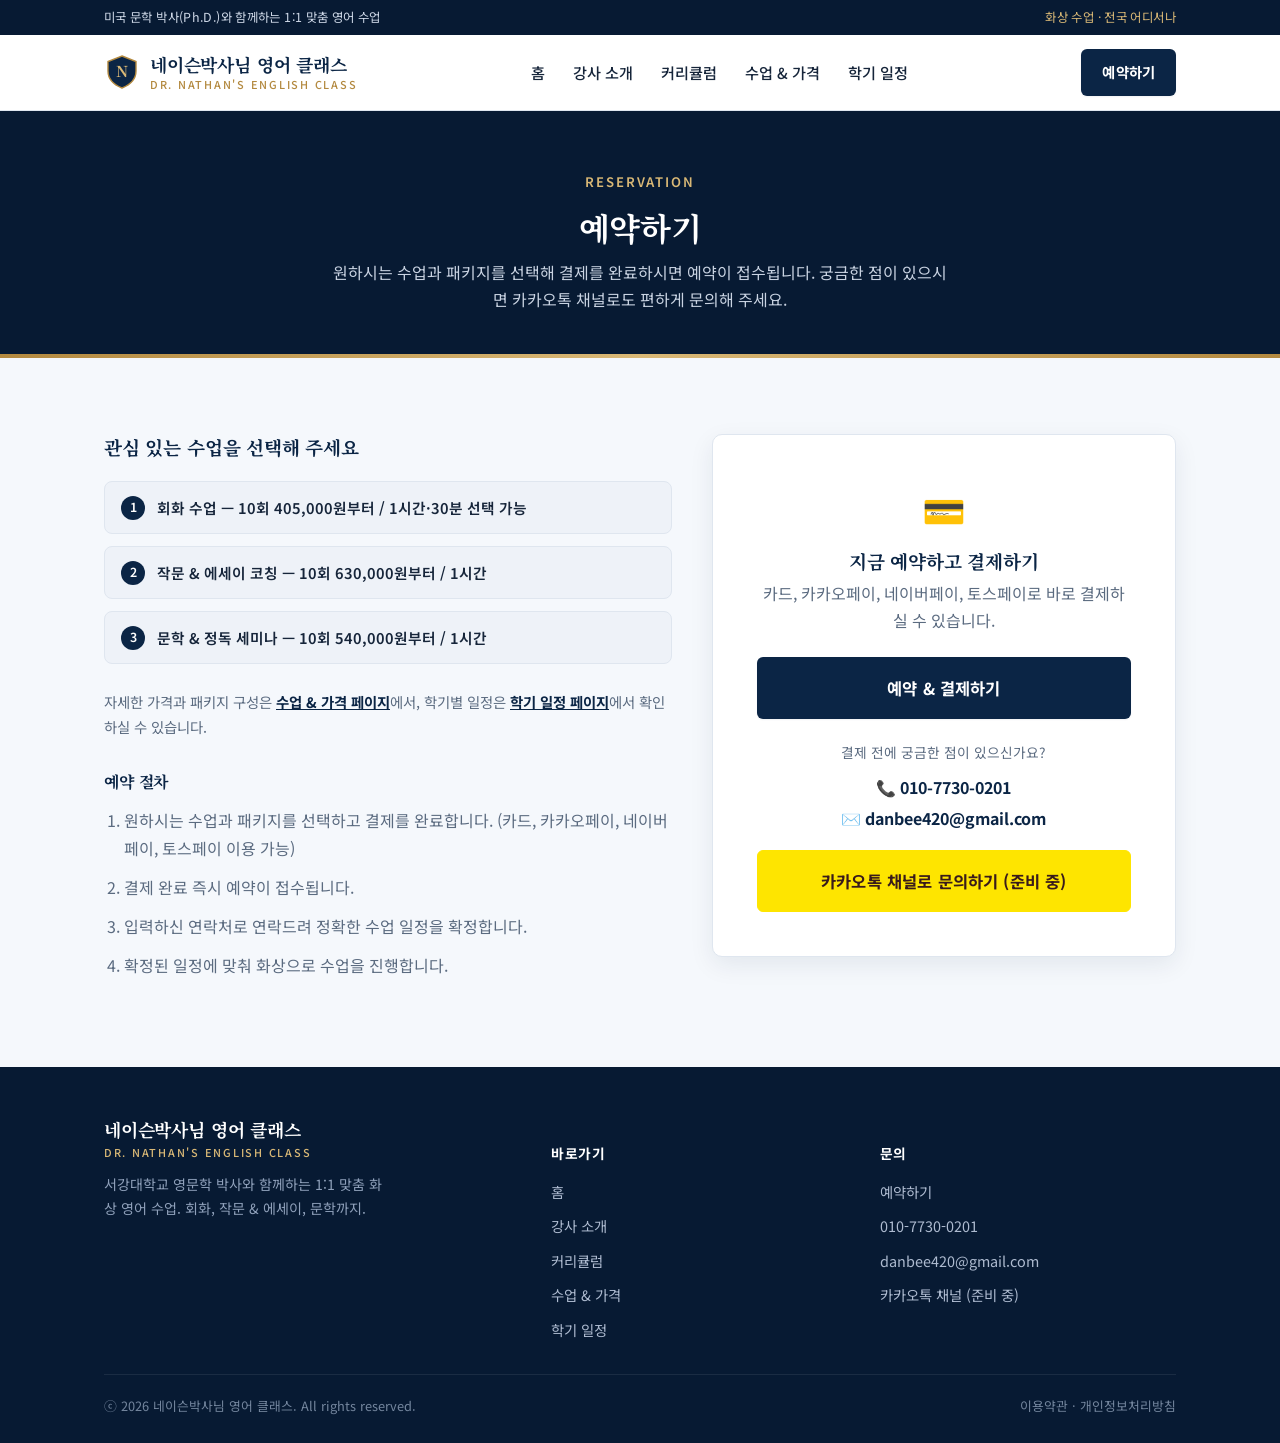
<file: reservation.html>
<!DOCTYPE html>
<html lang="ko">
<head>
<meta charset="UTF-8">
<meta name="viewport" content="width=device-width, initial-scale=1.0">
<title>예약하기 | 네이슨박사님 영어 클래스</title>
<meta name="description" content="네이슨박사님 영어 클래스 수업 예약 및 문의 안내.">
<link rel="icon" type="image/svg+xml" href="assets/favicon.svg">
<meta property="og:type" content="website">
<meta property="og:site_name" content="네이슨박사님 영어 클래스">
<meta property="og:title" content="예약하기 | 네이슨박사님 영어 클래스">
<meta property="og:description" content="네이슨박사님 영어 클래스 수업 예약 및 문의 안내.">
<meta property="og:image" content="https://nathan-phd-english-class.vercel.app/assets/nathan-headshot.jpg">
<meta property="og:url" content="https://nathan-phd-english-class.vercel.app/reservation.html">
<meta name="twitter:card" content="summary">
<link rel="preconnect" href="https://fonts.googleapis.com">
<link rel="preconnect" href="https://fonts.gstatic.com" crossorigin>
<link href="https://fonts.googleapis.com/css2?family=Noto+Serif+KR:wght@600;700&family=Noto+Sans+KR:wght@400;500;700&display=swap" rel="stylesheet">
<link rel="stylesheet" href="css/style.css">
</head>
<body>

<div class="topbar">
  <div class="container">
    <span>미국 문학 박사(Ph.D.)와 함께하는 1:1 맞춤 영어 수업</span>
    <span class="gold">화상 수업 · 전국 어디서나</span>
  </div>
</div>

<header class="site-header">
  <div class="header-inner">
    <a href="index.html" class="brand">
      <svg class="brand-mark" width="36" height="36" viewBox="0 0 36 36" fill="none" xmlns="http://www.w3.org/2000/svg">
        <path d="M18 2L32 7.5V17C32 25.5 26 30.8 18 34C10 30.8 4 25.5 4 17V7.5L18 2Z" fill="#0b2545" stroke="#b3893f" stroke-width="1.4"/>
        <text x="18" y="23" text-anchor="middle" font-family="Noto Serif KR, serif" font-size="15" font-weight="700" fill="#d9b876">N</text>
      </svg>
      <span class="brand-text">네이슨박사님 영어 클래스<span class="accent">DR. NATHAN'S ENGLISH CLASS</span></span>
    </a>
    <button class="nav-toggle" aria-label="메뉴 열기">&#9776;</button>
    <nav class="main-nav">
      <ul>
        <li><a href="index.html">홈</a></li>
        <li><a href="about.html">강사 소개</a></li>
        <li><a href="curriculum.html">커리큘럼</a></li>
        <li><a href="pricing.html">수업 &amp; 가격</a></li>
        <li><a href="calendar.html">학기 일정</a></li>
      </ul>
    </nav>
    <div class="header-cta">
      <a href="reservation.html" class="btn btn-primary">예약하기</a>
    </div>
  </div>
</header>

<main>

  <section class="hero-sub">
    <div class="container">
      <span class="eyebrow">RESERVATION</span>
      <h1>예약하기</h1>
      <p>원하시는 수업과 패키지를 선택해 결제를 완료하시면 예약이 접수됩니다. 궁금한 점이 있으시면 카카오톡 채널로도 편하게 문의해 주세요.</p>
    </div>
  </section>

  <section class="section">
    <div class="container">
      <div class="reserve-grid">

        <div>
          <h3 style="margin-bottom:18px;">관심 있는 수업을 선택해 주세요</h3>
          <div class="reserve-services">
            <a href="checkout.html?service=conversation" class="reserve-service-option"><span class="num">1</span> 회화 수업 — 10회 405,000원부터 / 1시간·30분 선택 가능</a>
            <a href="checkout.html?service=writing" class="reserve-service-option"><span class="num">2</span> 작문 &amp; 에세이 코칭 — 10회 630,000원부터 / 1시간</a>
            <a href="checkout.html?service=literature" class="reserve-service-option"><span class="num">3</span> 문학 &amp; 정독 세미나 — 10회 540,000원부터 / 1시간</a>
          </div>
          <p style="color:var(--color-text-muted); font-size:0.9rem; margin-bottom:32px;">
            자세한 가격과 패키지 구성은 <a href="pricing.html" style="color:var(--color-navy); font-weight:700; text-decoration:underline;">수업 &amp; 가격 페이지</a>에서, 학기별 일정은 <a href="calendar.html" style="color:var(--color-navy); font-weight:700; text-decoration:underline;">학기 일정 페이지</a>에서 확인하실 수 있습니다.
          </p>

          <div class="contact-steps">
            <h4>예약 절차</h4>
            <ol>
              <li>원하시는 수업과 패키지를 선택하고 결제를 완료합니다. (카드, 카카오페이, 네이버페이, 토스페이 이용 가능)</li>
              <li>결제 완료 즉시 예약이 접수됩니다.</li>
              <li>입력하신 연락처로 연락드려 정확한 수업 일정을 확정합니다.</li>
              <li>확정된 일정에 맞춰 화상으로 수업을 진행합니다.</li>
            </ol>
          </div>
        </div>

        <div class="contact-panel">
          <div class="kakao-icon">💳</div>
          <h3 style="margin-bottom:6px;">지금 예약하고 결제하기</h3>
          <p class="service-desc" style="margin-bottom:22px;">카드, 카카오페이, 네이버페이, 토스페이로 바로 결제하실 수 있습니다.</p>
          <a href="checkout.html" class="btn btn-primary">예약 &amp; 결제하기</a>
          <p style="color:var(--color-text-muted); font-size:0.86rem; margin-top:22px; margin-bottom:10px;">결제 전에 궁금한 점이 있으신가요?</p>
          <p style="font-weight:700; color:var(--color-navy); margin-bottom:4px;"><a href="tel:010-7730-0201" style="color:inherit; text-decoration:none;">📞 010-7730-0201</a></p>
          <p style="font-weight:700; color:var(--color-navy); margin-bottom:18px;"><a href="mailto:danbee420@gmail.com" style="color:inherit; text-decoration:none;">✉️ danbee420@gmail.com</a></p>
          <!-- TODO: 카카오톡 채널(channel.kakao.com)을 개설한 뒤, 아래 href="#"를 실제 채널 URL로 교체해 주세요. -->
          <a href="#" class="btn btn-kakao">카카오톡 채널로 문의하기 (준비 중)</a>
        </div>

      </div>
    </div>
  </section>

</main>

<footer class="site-footer">
  <div class="container">
    <div class="footer-top">
      <div>
        <span class="brand-text">네이슨박사님 영어 클래스<span class="accent">DR. NATHAN'S ENGLISH CLASS</span></span>
        <p>서강대학교 영문학 박사와 함께하는 1:1 맞춤 화상 영어 수업. 회화, 작문 &amp; 에세이, 문학까지.</p>
      </div>
      <div class="footer-col">
        <h5>바로가기</h5>
        <ul>
          <li><a href="index.html">홈</a></li>
          <li><a href="about.html">강사 소개</a></li>
          <li><a href="curriculum.html">커리큘럼</a></li>
          <li><a href="pricing.html">수업 &amp; 가격</a></li>
          <li><a href="calendar.html">학기 일정</a></li>
        </ul>
      </div>
      <div class="footer-col">
        <h5>문의</h5>
        <ul>
          <li><a href="reservation.html">예약하기</a></li>
          <li><a href="tel:010-7730-0201">010-7730-0201</a></li>
          <li><a href="mailto:danbee420@gmail.com">danbee420@gmail.com</a></li>
          <li><a href="reservation.html">카카오톡 채널 (준비 중)</a></li>
        </ul>
      </div>
    </div>
    <div class="footer-bottom">
      <span>ⓒ 2026 네이슨박사님 영어 클래스. All rights reserved.</span>
      <span class="footer-legal-links"><a href="terms.html">이용약관</a> · <a href="privacy.html">개인정보처리방침</a></span>
    </div>
  </div>
</footer>

<script src="js/script.js"></script>
</body>
</html>
</file>
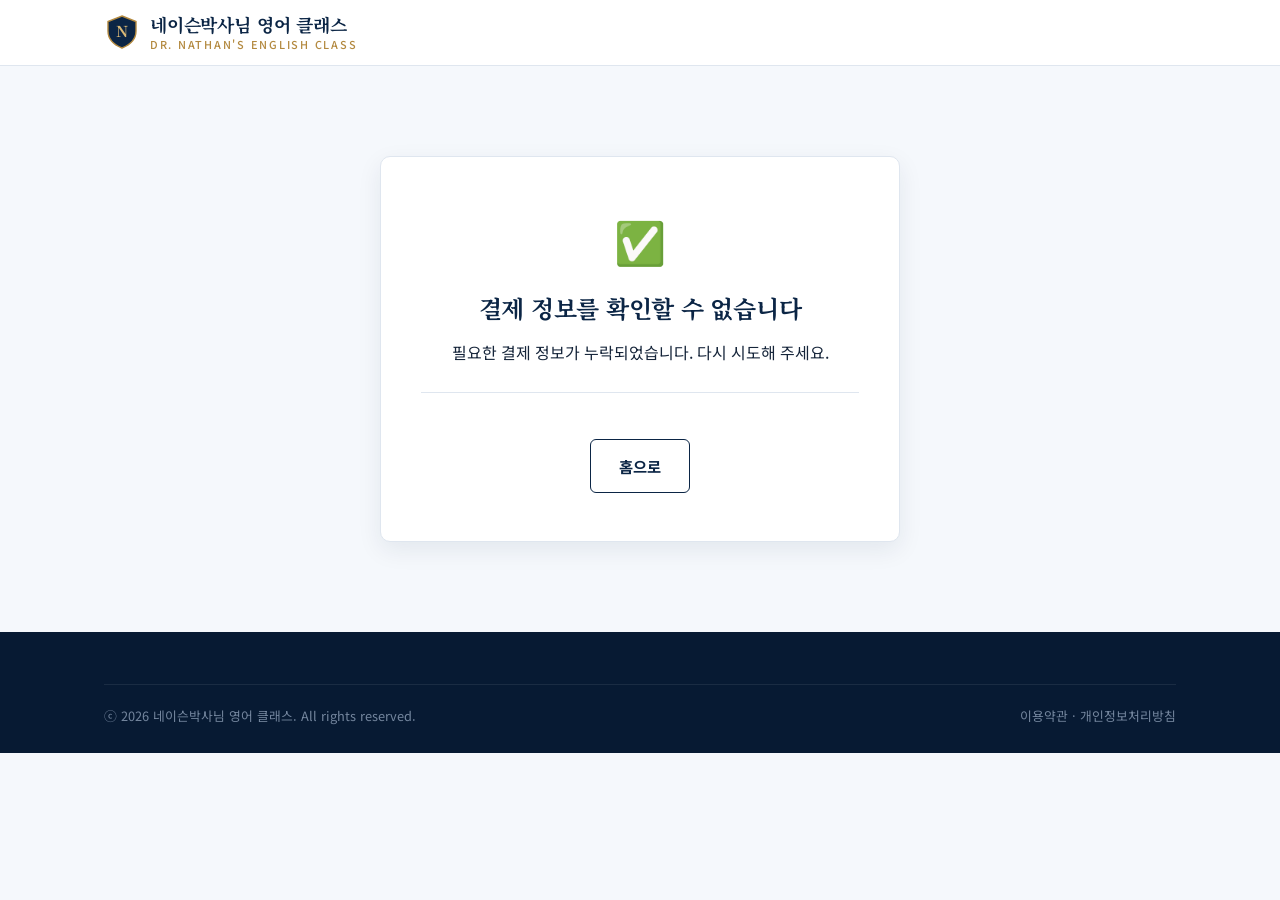
<file: success.html>
<!DOCTYPE html>
<html lang="ko">
<head>
<meta charset="UTF-8">
<meta name="viewport" content="width=device-width, initial-scale=1.0">
<title>결제 완료 | 네이슨박사님 영어 클래스</title>
<link rel="icon" type="image/svg+xml" href="assets/favicon.svg">
<meta name="robots" content="noindex">
<link rel="preconnect" href="https://fonts.googleapis.com">
<link rel="preconnect" href="https://fonts.gstatic.com" crossorigin>
<link href="https://fonts.googleapis.com/css2?family=Noto+Serif+KR:wght@600;700&family=Noto+Sans+KR:wght@400;500;700&display=swap" rel="stylesheet">
<link rel="stylesheet" href="css/style.css">
</head>
<body>

<header class="site-header">
  <div class="header-inner">
    <a href="index.html" class="brand">
      <svg class="brand-mark" width="36" height="36" viewBox="0 0 36 36" fill="none" xmlns="http://www.w3.org/2000/svg">
        <path d="M18 2L32 7.5V17C32 25.5 26 30.8 18 34C10 30.8 4 25.5 4 17V7.5L18 2Z" fill="#0b2545" stroke="#b3893f" stroke-width="1.4"/>
        <text x="18" y="23" text-anchor="middle" font-family="Noto Serif KR, serif" font-size="15" font-weight="700" fill="#d9b876">N</text>
      </svg>
      <span class="brand-text">네이슨박사님 영어 클래스<span class="accent">DR. NATHAN'S ENGLISH CLASS</span></span>
    </a>
  </div>
</header>

<main>
  <section class="status-page">
    <div class="container">
      <div class="status-card">
        <div class="status-icon">✅</div>
        <h1 id="status-title">결제를 확인하고 있습니다...</h1>
        <p id="status-body">잠시만 기다려 주세요.</p>
        <div id="order-details"></div>
        <div class="btn-row" style="justify-content:center; margin-top:28px;">
          <a href="index.html" class="btn btn-outline">홈으로</a>
        </div>
      </div>
    </div>
  </section>
</main>

<footer class="site-footer">
  <div class="container">
    <div class="footer-bottom">
      <span>ⓒ 2026 네이슨박사님 영어 클래스. All rights reserved.</span>
      <span class="footer-legal-links"><a href="terms.html">이용약관</a> · <a href="privacy.html">개인정보처리방침</a></span>
    </div>
  </div>
</footer>

<script src="js/success.js"></script>
</body>
</html>
</file>
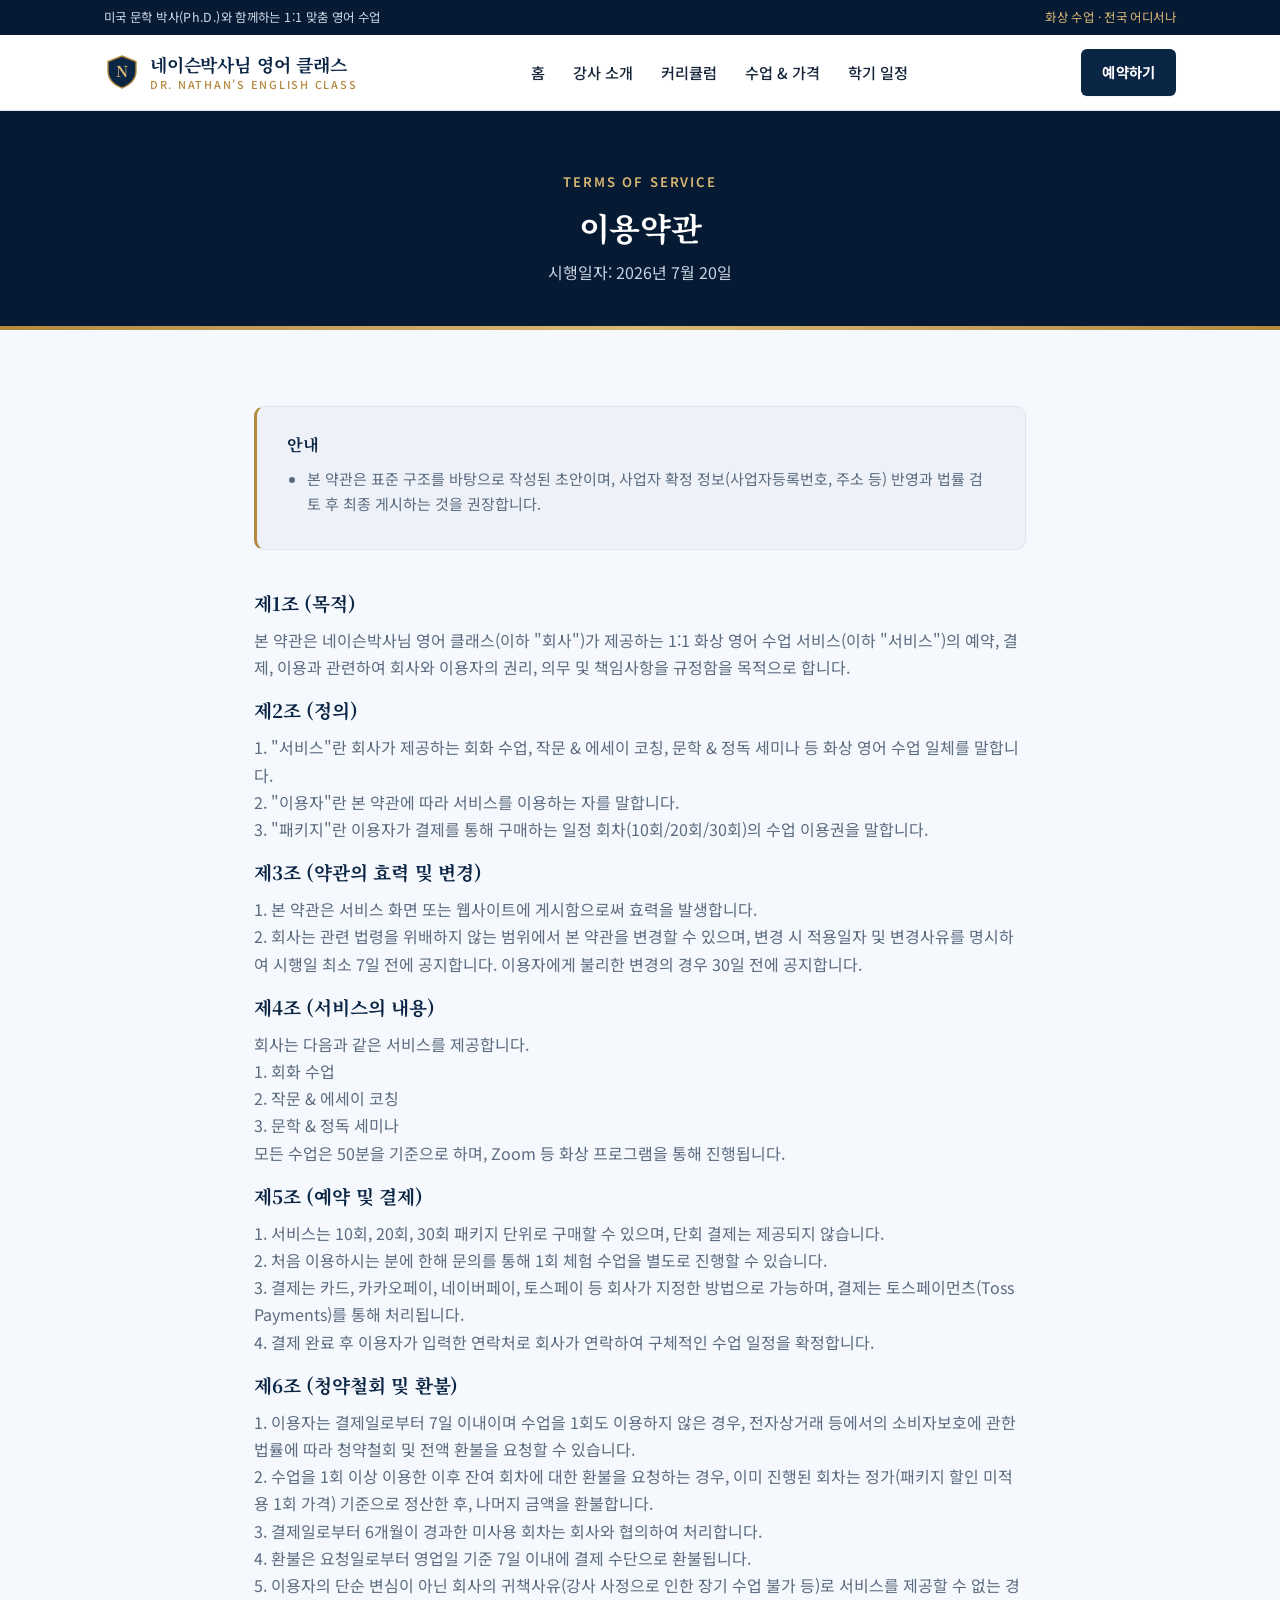
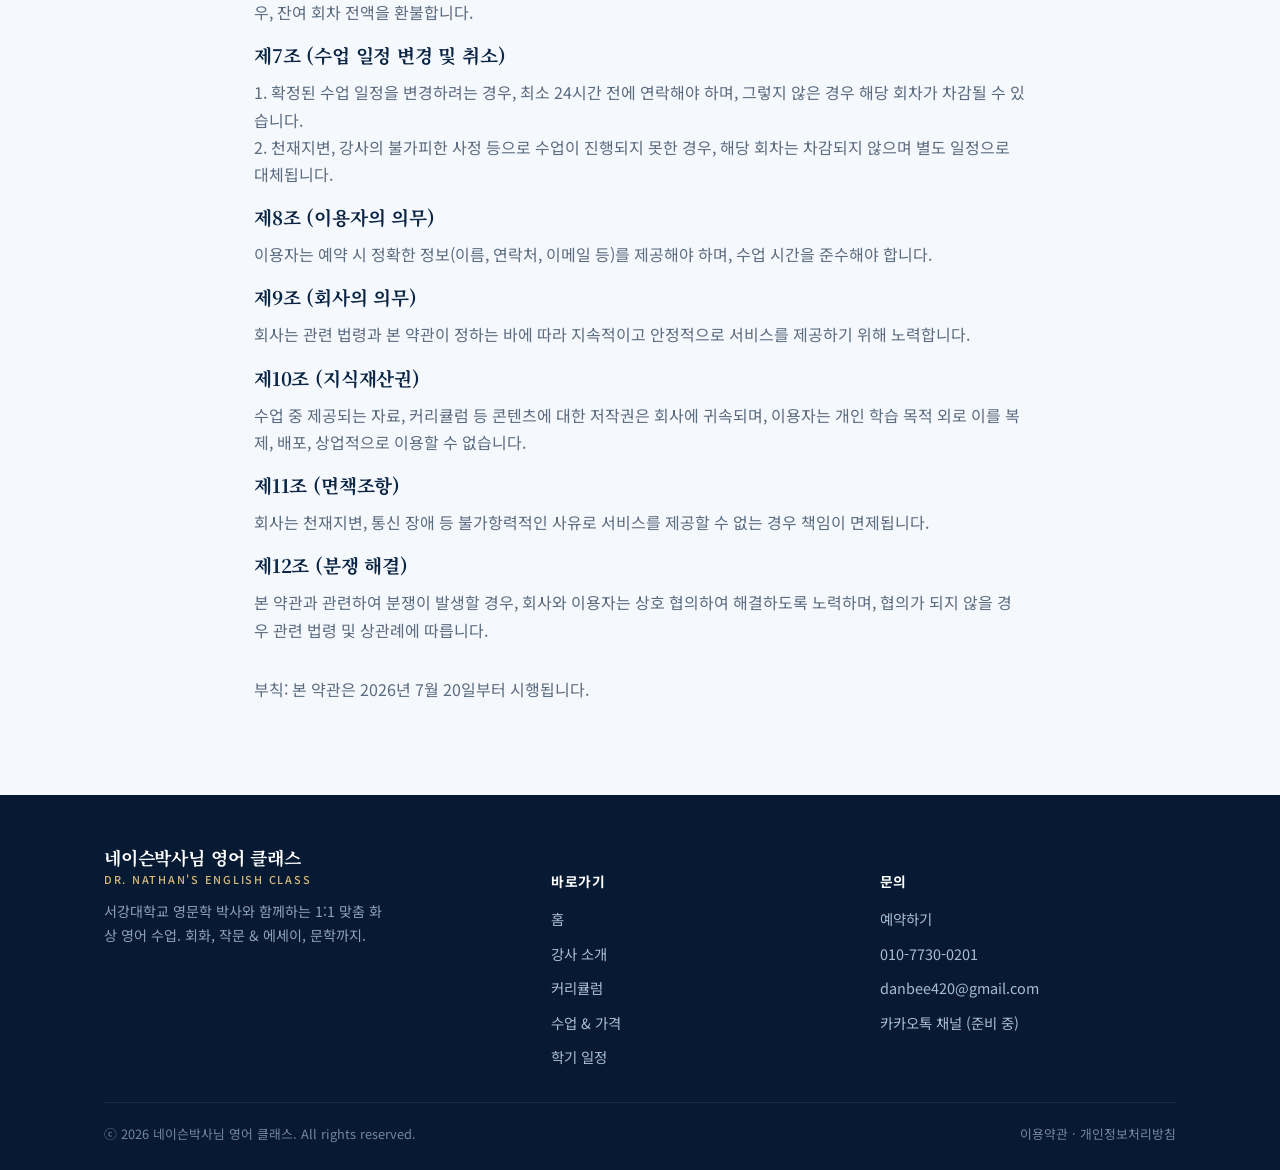
<file: terms.html>
<!DOCTYPE html>
<html lang="ko">
<head>
<meta charset="UTF-8">
<meta name="viewport" content="width=device-width, initial-scale=1.0">
<title>이용약관 | 네이슨박사님 영어 클래스</title>
<meta name="description" content="네이슨박사님 영어 클래스 서비스 이용약관.">
<link rel="icon" type="image/svg+xml" href="assets/favicon.svg">
<meta property="og:type" content="website">
<meta property="og:site_name" content="네이슨박사님 영어 클래스">
<meta property="og:title" content="이용약관 | 네이슨박사님 영어 클래스">
<meta property="og:description" content="네이슨박사님 영어 클래스 서비스 이용약관.">
<meta property="og:url" content="https://nathan-phd-english-class.vercel.app/terms.html">
<meta name="twitter:card" content="summary">
<link rel="preconnect" href="https://fonts.googleapis.com">
<link rel="preconnect" href="https://fonts.gstatic.com" crossorigin>
<link href="https://fonts.googleapis.com/css2?family=Noto+Serif+KR:wght@600;700&family=Noto+Sans+KR:wght@400;500;700&display=swap" rel="stylesheet">
<link rel="stylesheet" href="css/style.css">
</head>
<body>

<div class="topbar">
  <div class="container">
    <span>미국 문학 박사(Ph.D.)와 함께하는 1:1 맞춤 영어 수업</span>
    <span class="gold">화상 수업 · 전국 어디서나</span>
  </div>
</div>

<header class="site-header">
  <div class="header-inner">
    <a href="index.html" class="brand">
      <svg class="brand-mark" width="36" height="36" viewBox="0 0 36 36" fill="none" xmlns="http://www.w3.org/2000/svg">
        <path d="M18 2L32 7.5V17C32 25.5 26 30.8 18 34C10 30.8 4 25.5 4 17V7.5L18 2Z" fill="#0b2545" stroke="#b3893f" stroke-width="1.4"/>
        <text x="18" y="23" text-anchor="middle" font-family="Noto Serif KR, serif" font-size="15" font-weight="700" fill="#d9b876">N</text>
      </svg>
      <span class="brand-text">네이슨박사님 영어 클래스<span class="accent">DR. NATHAN'S ENGLISH CLASS</span></span>
    </a>
    <button class="nav-toggle" aria-label="메뉴 열기">&#9776;</button>
    <nav class="main-nav">
      <ul>
        <li><a href="index.html">홈</a></li>
        <li><a href="about.html">강사 소개</a></li>
        <li><a href="curriculum.html">커리큘럼</a></li>
        <li><a href="pricing.html">수업 &amp; 가격</a></li>
        <li><a href="calendar.html">학기 일정</a></li>
      </ul>
    </nav>
    <div class="header-cta">
      <a href="reservation.html" class="btn btn-primary">예약하기</a>
    </div>
  </div>
</header>

<main>

  <section class="hero-sub">
    <div class="container">
      <span class="eyebrow">TERMS OF SERVICE</span>
      <h1>이용약관</h1>
      <p>시행일자: 2026년 7월 20일</p>
    </div>
  </section>

  <section class="section">
    <div class="container" style="max-width: 820px;">

      <div class="notice-box" style="margin-top:0; margin-bottom:40px;">
        <h4>안내</h4>
        <ul>
          <li>본 약관은 표준 구조를 바탕으로 작성된 초안이며, 사업자 확정 정보(사업자등록번호, 주소 등) 반영과 법률 검토 후 최종 게시하는 것을 권장합니다.</li>
        </ul>
      </div>

      <h3>제1조 (목적)</h3>
      <p style="color:var(--color-text-muted);">본 약관은 네이슨박사님 영어 클래스(이하 "회사")가 제공하는 1:1 화상 영어 수업 서비스(이하 "서비스")의 예약, 결제, 이용과 관련하여 회사와 이용자의 권리, 의무 및 책임사항을 규정함을 목적으로 합니다.</p>

      <h3>제2조 (정의)</h3>
      <p style="color:var(--color-text-muted);">
        1. "서비스"란 회사가 제공하는 회화 수업, 작문 &amp; 에세이 코칭, 문학 &amp; 정독 세미나 등 화상 영어 수업 일체를 말합니다.<br>
        2. "이용자"란 본 약관에 따라 서비스를 이용하는 자를 말합니다.<br>
        3. "패키지"란 이용자가 결제를 통해 구매하는 일정 회차(10회/20회/30회)의 수업 이용권을 말합니다.
      </p>

      <h3>제3조 (약관의 효력 및 변경)</h3>
      <p style="color:var(--color-text-muted);">
        1. 본 약관은 서비스 화면 또는 웹사이트에 게시함으로써 효력을 발생합니다.<br>
        2. 회사는 관련 법령을 위배하지 않는 범위에서 본 약관을 변경할 수 있으며, 변경 시 적용일자 및 변경사유를 명시하여 시행일 최소 7일 전에 공지합니다. 이용자에게 불리한 변경의 경우 30일 전에 공지합니다.
      </p>

      <h3>제4조 (서비스의 내용)</h3>
      <p style="color:var(--color-text-muted);">
        회사는 다음과 같은 서비스를 제공합니다.<br>
        1. 회화 수업<br>
        2. 작문 &amp; 에세이 코칭<br>
        3. 문학 &amp; 정독 세미나<br>
        모든 수업은 50분을 기준으로 하며, Zoom 등 화상 프로그램을 통해 진행됩니다.
      </p>

      <h3>제5조 (예약 및 결제)</h3>
      <p style="color:var(--color-text-muted);">
        1. 서비스는 10회, 20회, 30회 패키지 단위로 구매할 수 있으며, 단회 결제는 제공되지 않습니다.<br>
        2. 처음 이용하시는 분에 한해 문의를 통해 1회 체험 수업을 별도로 진행할 수 있습니다.<br>
        3. 결제는 카드, 카카오페이, 네이버페이, 토스페이 등 회사가 지정한 방법으로 가능하며, 결제는 토스페이먼츠(Toss Payments)를 통해 처리됩니다.<br>
        4. 결제 완료 후 이용자가 입력한 연락처로 회사가 연락하여 구체적인 수업 일정을 확정합니다.
      </p>

      <h3>제6조 (청약철회 및 환불)</h3>
      <p style="color:var(--color-text-muted);">
        1. 이용자는 결제일로부터 7일 이내이며 수업을 1회도 이용하지 않은 경우, 전자상거래 등에서의 소비자보호에 관한 법률에 따라 청약철회 및 전액 환불을 요청할 수 있습니다.<br>
        2. 수업을 1회 이상 이용한 이후 잔여 회차에 대한 환불을 요청하는 경우, 이미 진행된 회차는 정가(패키지 할인 미적용 1회 가격) 기준으로 정산한 후, 나머지 금액을 환불합니다.<br>
        3. 결제일로부터 6개월이 경과한 미사용 회차는 회사와 협의하여 처리합니다.<br>
        4. 환불은 요청일로부터 영업일 기준 7일 이내에 결제 수단으로 환불됩니다.<br>
        5. 이용자의 단순 변심이 아닌 회사의 귀책사유(강사 사정으로 인한 장기 수업 불가 등)로 서비스를 제공할 수 없는 경우, 잔여 회차 전액을 환불합니다.
      </p>

      <h3>제7조 (수업 일정 변경 및 취소)</h3>
      <p style="color:var(--color-text-muted);">
        1. 확정된 수업 일정을 변경하려는 경우, 최소 24시간 전에 연락해야 하며, 그렇지 않은 경우 해당 회차가 차감될 수 있습니다.<br>
        2. 천재지변, 강사의 불가피한 사정 등으로 수업이 진행되지 못한 경우, 해당 회차는 차감되지 않으며 별도 일정으로 대체됩니다.
      </p>

      <h3>제8조 (이용자의 의무)</h3>
      <p style="color:var(--color-text-muted);">이용자는 예약 시 정확한 정보(이름, 연락처, 이메일 등)를 제공해야 하며, 수업 시간을 준수해야 합니다.</p>

      <h3>제9조 (회사의 의무)</h3>
      <p style="color:var(--color-text-muted);">회사는 관련 법령과 본 약관이 정하는 바에 따라 지속적이고 안정적으로 서비스를 제공하기 위해 노력합니다.</p>

      <h3>제10조 (지식재산권)</h3>
      <p style="color:var(--color-text-muted);">수업 중 제공되는 자료, 커리큘럼 등 콘텐츠에 대한 저작권은 회사에 귀속되며, 이용자는 개인 학습 목적 외로 이를 복제, 배포, 상업적으로 이용할 수 없습니다.</p>

      <h3>제11조 (면책조항)</h3>
      <p style="color:var(--color-text-muted);">회사는 천재지변, 통신 장애 등 불가항력적인 사유로 서비스를 제공할 수 없는 경우 책임이 면제됩니다.</p>

      <h3>제12조 (분쟁 해결)</h3>
      <p style="color:var(--color-text-muted);">본 약관과 관련하여 분쟁이 발생할 경우, 회사와 이용자는 상호 협의하여 해결하도록 노력하며, 협의가 되지 않을 경우 관련 법령 및 상관례에 따릅니다.</p>

      <p style="color:var(--color-text-muted); margin-top:32px;">부칙: 본 약관은 2026년 7월 20일부터 시행됩니다.</p>

    </div>
  </section>

</main>

<footer class="site-footer">
  <div class="container">
    <div class="footer-top">
      <div>
        <span class="brand-text">네이슨박사님 영어 클래스<span class="accent">DR. NATHAN'S ENGLISH CLASS</span></span>
        <p>서강대학교 영문학 박사와 함께하는 1:1 맞춤 화상 영어 수업. 회화, 작문 &amp; 에세이, 문학까지.</p>
      </div>
      <div class="footer-col">
        <h5>바로가기</h5>
        <ul>
          <li><a href="index.html">홈</a></li>
          <li><a href="about.html">강사 소개</a></li>
          <li><a href="curriculum.html">커리큘럼</a></li>
          <li><a href="pricing.html">수업 &amp; 가격</a></li>
          <li><a href="calendar.html">학기 일정</a></li>
        </ul>
      </div>
      <div class="footer-col">
        <h5>문의</h5>
        <ul>
          <li><a href="reservation.html">예약하기</a></li>
          <li><a href="tel:010-7730-0201">010-7730-0201</a></li>
          <li><a href="mailto:danbee420@gmail.com">danbee420@gmail.com</a></li>
          <li><a href="reservation.html">카카오톡 채널 (준비 중)</a></li>
        </ul>
      </div>
    </div>
    <div class="footer-bottom">
      <span>ⓒ 2026 네이슨박사님 영어 클래스. All rights reserved.</span>
      <span class="footer-legal-links"><a href="terms.html">이용약관</a> · <a href="privacy.html">개인정보처리방침</a></span>
    </div>
  </div>
</footer>

<script src="js/script.js"></script>
</body>
</html>
</file>
<file: css/style.css>
:root {
  --color-navy: #0b2545;
  --color-navy-dark: #071a33;
  --color-navy-mid: #163a63;
  --color-navy-soft: #26507f;
  --color-gold: #b3893f;
  --color-gold-light: #d9b876;
  --color-gold-bg: #fbf3e3;
  --color-white: #ffffff;
  --color-bg: #f5f8fc;
  --color-bg-alt: #eef2f8;
  --color-card: #ffffff;
  --color-text: #16253a;
  --color-text-muted: #5b6b80;
  --color-border: #dfe6ef;
  --radius: 10px;
  --max-width: 1120px;
  --shadow-sm: 0 1px 2px rgba(11, 37, 69, 0.06);
  --shadow-md: 0 8px 24px rgba(11, 37, 69, 0.08);
  --shadow-lg: 0 16px 40px rgba(11, 37, 69, 0.14);
}

* {
  box-sizing: border-box;
}

html {
  scroll-behavior: smooth;
}

body {
  margin: 0;
  font-family: "Noto Sans KR", "Malgun Gothic", sans-serif;
  color: var(--color-text);
  background: var(--color-bg);
  line-height: 1.7;
  -webkit-font-smoothing: antialiased;
}

h1, h2, h3, h4 {
  font-family: "Noto Serif KR", serif;
  font-weight: 700;
  line-height: 1.38;
  margin: 0 0 0.6em;
  color: var(--color-navy);
  letter-spacing: -0.01em;
}

p {
  margin: 0 0 1em;
}

a {
  color: inherit;
}

img {
  max-width: 100%;
  display: block;
}

.container {
  max-width: var(--max-width);
  margin: 0 auto;
  padding: 0 24px;
}

/* Brand mark */
.brand {
  display: flex;
  align-items: center;
  gap: 10px;
  text-decoration: none;
}

.brand-mark {
  flex-shrink: 0;
  display: block;
}

.brand-text {
  font-family: "Noto Serif KR", serif;
  font-weight: 700;
  font-size: 1.12rem;
  color: var(--color-navy);
  letter-spacing: -0.01em;
  line-height: 1.2;
}

.brand-text .accent {
  display: block;
  font-family: "Noto Sans KR", sans-serif;
  font-weight: 500;
  font-size: 0.68rem;
  color: var(--color-gold);
  letter-spacing: 0.16em;
  margin-top: 2px;
}

/* Header */
.topbar {
  background: var(--color-navy-dark);
  color: #cfd9e8;
  font-size: 0.78rem;
  letter-spacing: 0.03em;
}

.topbar .container {
  display: flex;
  justify-content: space-between;
  padding-top: 7px;
  padding-bottom: 7px;
}

.topbar .gold {
  color: var(--color-gold-light);
}

.site-header {
  position: sticky;
  top: 0;
  z-index: 50;
  background: rgba(255, 255, 255, 0.96);
  backdrop-filter: blur(6px);
  border-bottom: 1px solid var(--color-border);
}

.header-inner {
  display: flex;
  align-items: center;
  justify-content: space-between;
  padding: 14px 24px;
  max-width: var(--max-width);
  margin: 0 auto;
}

.nav-toggle {
  display: none;
  background: none;
  border: none;
  font-size: 1.6rem;
  cursor: pointer;
  color: var(--color-navy);
}

.main-nav ul {
  display: flex;
  gap: 26px;
  list-style: none;
  margin: 0;
  padding: 0;
}

.main-nav a {
  text-decoration: none;
  font-weight: 500;
  font-size: 0.95rem;
  color: var(--color-text);
  padding: 8px 1px;
  border-bottom: 2px solid transparent;
  transition: border-color 0.2s, color 0.2s;
  white-space: nowrap;
}

.main-nav a:hover,
.main-nav a.active {
  color: var(--color-navy);
  border-color: var(--color-gold);
}

.header-cta {
  display: flex;
  align-items: center;
  gap: 18px;
}

.header-cta .btn {
  padding: 10px 20px;
  font-size: 0.9rem;
}

/* Buttons */
.btn {
  display: inline-block;
  padding: 13px 28px;
  border-radius: 6px;
  font-weight: 700;
  text-decoration: none;
  font-size: 0.96rem;
  transition: transform 0.15s, box-shadow 0.15s, background 0.15s, color .15s;
  border: 1.5px solid transparent;
  cursor: pointer;
  letter-spacing: 0.01em;
}

.btn-primary {
  background: var(--color-navy);
  color: #fff;
  box-shadow: var(--shadow-sm);
}

.btn-primary:hover {
  background: var(--color-navy-dark);
  box-shadow: var(--shadow-md);
  transform: translateY(-1px);
}

.btn-gold {
  background: var(--color-gold);
  color: #fff;
}

.btn-gold:hover {
  background: #9c7735;
  transform: translateY(-1px);
}

.btn-outline {
  background: transparent;
  border-color: var(--color-navy);
  color: var(--color-navy);
}

.btn-outline:hover {
  background: var(--color-navy);
  color: #fff;
}

.btn-outline-light {
  background: transparent;
  border-color: rgba(255,255,255,0.55);
  color: #fff;
}

.btn-outline-light:hover {
  background: rgba(255,255,255,0.12);
  border-color: #fff;
}

.btn-kakao {
  background: #fee500;
  color: #391b1b;
  border-color: #fee500;
}

.btn-kakao:hover {
  background: #f5da00;
}

.btn-row {
  display: flex;
  gap: 14px;
  flex-wrap: wrap;
}

/* Hero (navy) */
.hero-navy {
  background: linear-gradient(160deg, var(--color-navy-dark) 0%, var(--color-navy) 55%, var(--color-navy-mid) 100%);
  color: #fff;
  padding: 76px 0 68px;
  position: relative;
  overflow: hidden;
}

.hero-navy::after {
  content: "";
  position: absolute;
  inset: auto 0 0 0;
  height: 4px;
  background: linear-gradient(90deg, var(--color-gold) 0%, var(--color-gold-light) 50%, var(--color-gold) 100%);
}

.hero-navy .eyebrow {
  display: inline-block;
  background: rgba(255,255,255,0.08);
  border: 1px solid rgba(217,184,118,0.45);
  color: var(--color-gold-light);
  font-weight: 600;
  font-size: 0.82rem;
  padding: 6px 16px;
  border-radius: 999px;
  margin-bottom: 22px;
  letter-spacing: 0.03em;
}

.hero-navy h1 {
  color: #fff;
  font-size: 2.5rem;
  max-width: 760px;
}

.hero-navy p.lead {
  font-size: 1.08rem;
  color: #c9d3e2;
  max-width: 620px;
  margin: 0 0 32px;
}

.hero-sub {
  padding: 56px 0 44px;
  text-align: center;
  background: var(--color-navy-dark);
  color: #fff;
  position: relative;
}

.hero-sub::after {
  content: "";
  position: absolute;
  inset: auto 0 0 0;
  height: 4px;
  background: linear-gradient(90deg, var(--color-gold) 0%, var(--color-gold-light) 50%, var(--color-gold) 100%);
}

.hero-sub .eyebrow {
  display: inline-block;
  color: var(--color-gold-light);
  font-weight: 600;
  font-size: 0.82rem;
  letter-spacing: 0.14em;
  margin-bottom: 12px;
}

.hero-sub h1 {
  color: #fff;
  font-size: 2rem;
  margin-bottom: 10px;
}

.hero-sub p {
  color: #c9d3e2;
  max-width: 620px;
  margin: 0 auto;
}

/* Stats strip */
.stats {
  display: grid;
  grid-template-columns: repeat(3, 1fr);
  gap: 20px;
  padding: 40px 0;
}

.stats .stat {
  background: var(--color-card);
  border: 1px solid var(--color-border);
  border-radius: var(--radius);
  padding: 26px 20px;
  text-align: center;
  box-shadow: var(--shadow-sm);
}

.stats .stat-num {
  font-family: "Noto Serif KR", serif;
  font-size: 1.6rem;
  font-weight: 700;
  color: var(--color-navy);
}

.stats .stat-label {
  color: var(--color-text-muted);
  font-size: 0.88rem;
  margin-top: 6px;
}

/* Section */
.section {
  padding: 76px 0;
}

.section-alt {
  background: var(--color-bg-alt);
}

.section-head {
  text-align: center;
  max-width: 640px;
  margin: 0 auto 46px;
}

.section-head .kicker {
  display: block;
  color: var(--color-gold);
  font-weight: 700;
  font-size: 0.8rem;
  letter-spacing: 0.14em;
  margin-bottom: 10px;
}

.section-head h2 {
  font-size: 1.9rem;
}

.section-head p {
  color: var(--color-text-muted);
}

/* Card grid */
.grid-3 {
  display: grid;
  grid-template-columns: repeat(3, 1fr);
  gap: 24px;
}

.card {
  background: var(--color-card);
  border: 1px solid var(--color-border);
  border-radius: var(--radius);
  padding: 32px;
  box-shadow: var(--shadow-sm);
  transition: box-shadow .2s, transform .2s;
}

.card:hover {
  box-shadow: var(--shadow-md);
  transform: translateY(-2px);
}

.card h3 {
  font-size: 1.18rem;
}

.card .icon {
  width: 46px;
  height: 46px;
  border-radius: 8px;
  background: var(--color-gold-bg);
  color: var(--color-gold);
  display: flex;
  align-items: center;
  justify-content: center;
  font-size: 1.3rem;
  margin-bottom: 16px;
}

.card p {
  color: var(--color-text-muted);
  font-size: 0.96rem;
}

.card .card-link {
  display: inline-block;
  margin-top: 6px;
  font-weight: 700;
  color: var(--color-navy);
  text-decoration: none;
  font-size: 0.92rem;
  border-bottom: 1.5px solid var(--color-gold);
  padding-bottom: 1px;
}

/* Service card (pricing) */
.service-card {
  background: var(--color-card);
  border: 1px solid var(--color-border);
  border-radius: var(--radius);
  padding: 38px;
  margin-bottom: 28px;
  box-shadow: var(--shadow-sm);
}

.service-card h3 {
  font-size: 1.35rem;
  margin-bottom: 6px;
}

.service-tag {
  display: inline-block;
  background: var(--color-gold-bg);
  color: var(--color-gold);
  font-size: 0.78rem;
  font-weight: 700;
  padding: 4px 12px;
  border-radius: 999px;
  margin-bottom: 14px;
  letter-spacing: 0.02em;
}

.service-desc {
  color: var(--color-text-muted);
  margin-bottom: 22px;
}

.price-table {
  width: 100%;
  border-collapse: collapse;
}

.price-table th,
.price-table td {
  text-align: left;
  padding: 13px 10px;
  border-bottom: 1px solid var(--color-border);
  font-size: 0.96rem;
}

.price-table th {
  color: var(--color-text-muted);
  font-weight: 500;
  font-size: 0.82rem;
}

.price-table td.price {
  font-weight: 700;
  color: var(--color-navy);
  white-space: nowrap;
}

.price-table .discount {
  display: inline-block;
  background: var(--color-gold-bg);
  color: var(--color-gold);
  font-size: 0.76rem;
  font-weight: 700;
  padding: 2px 8px;
  border-radius: 6px;
  margin-left: 6px;
}

.price-note {
  margin-top: 16px;
  font-size: 0.88rem;
  color: var(--color-text-muted);
}

/* Notice box */
.notice-box {
  background: var(--color-bg-alt);
  border: 1px solid var(--color-border);
  border-left: 3px solid var(--color-gold);
  border-radius: var(--radius);
  padding: 26px 30px;
  margin-top: 40px;
}

.notice-box h4 {
  font-size: 1.02rem;
  margin-bottom: 10px;
}

.notice-box ul {
  margin: 0;
  padding-left: 20px;
  color: var(--color-text-muted);
  font-size: 0.94rem;
}

.notice-box li {
  margin-bottom: 6px;
}

/* About / teacher page */
.about-hero {
  display: flex;
  align-items: center;
  gap: 44px;
}

.avatar-photo {
  flex-shrink: 0;
  width: 152px;
  height: 152px;
  border-radius: 50%;
  object-fit: cover;
  border: 3px solid var(--color-gold-light);
  box-shadow: var(--shadow-md);
}

/* Homepage split hero with photo */
.hero-flex {
  display: flex;
  align-items: center;
  gap: 56px;
  text-align: left;
}

.hero-flex .hero-text {
  flex: 1.15;
}

.hero-flex .hero-text h1,
.hero-flex .hero-text p.lead {
  margin-left: 0;
  margin-right: 0;
}

.hero-flex .hero-photo-wrap {
  flex-shrink: 0;
  text-align: center;
}

.hero-photo {
  width: 240px;
  height: 240px;
  border-radius: 50%;
  object-fit: cover;
  border: 4px solid var(--color-gold-light);
  box-shadow: var(--shadow-lg);
}

@media (max-width: 860px) {
  .hero-flex {
    flex-direction: column;
    text-align: center;
  }
  .hero-flex .hero-text h1,
  .hero-flex .hero-text p.lead {
    margin-left: auto;
    margin-right: auto;
  }
  .hero-flex .btn-row {
    justify-content: center;
  }
  .hero-photo {
    width: 190px;
    height: 190px;
  }
}

.about-hero h1 {
  color: #fff;
  font-size: 2rem;
  margin-bottom: 4px;
}

.about-hero .role {
  color: var(--color-gold-light);
  font-weight: 500;
}

.timeline {
  list-style: none;
  padding: 0;
  margin: 0;
}

.timeline li {
  display: flex;
  gap: 20px;
  padding: 18px 0;
  border-bottom: 1px solid var(--color-border);
}

.timeline li:last-child {
  border-bottom: none;
}

.timeline .when {
  flex-shrink: 0;
  width: 128px;
  font-weight: 700;
  color: var(--color-navy);
  font-size: 0.92rem;
}

.timeline .what {
  color: var(--color-text);
}

.timeline .what .sub {
  display: block;
  color: var(--color-text-muted);
  font-size: 0.88rem;
  margin-top: 2px;
}

/* Credential badges */
.badge-row {
  display: flex;
  flex-wrap: wrap;
  gap: 12px;
  margin: 20px 0 8px;
}

.credential-badge {
  display: flex;
  align-items: center;
  gap: 8px;
  background: var(--color-card);
  border: 1px solid var(--color-border);
  border-radius: 999px;
  padding: 9px 18px;
  font-size: 0.88rem;
  font-weight: 500;
  box-shadow: var(--shadow-sm);
}

.credential-badge .dot {
  width: 8px;
  height: 8px;
  border-radius: 50%;
  background: var(--color-gold);
}

/* Steps (curriculum process) */
.steps {
  display: grid;
  grid-template-columns: repeat(4, 1fr);
  gap: 20px;
  counter-reset: step;
}

.step {
  background: var(--color-card);
  border: 1px solid var(--color-border);
  border-radius: var(--radius);
  padding: 26px 22px;
  position: relative;
  box-shadow: var(--shadow-sm);
}

.step::before {
  counter-increment: step;
  content: counter(step);
  display: flex;
  align-items: center;
  justify-content: center;
  width: 34px;
  height: 34px;
  border-radius: 50%;
  background: var(--color-navy);
  color: var(--color-gold-light);
  font-family: "Noto Serif KR", serif;
  font-weight: 700;
  margin-bottom: 14px;
}

.step h4 {
  font-size: 1.02rem;
  margin-bottom: 6px;
}

.step p {
  color: var(--color-text-muted);
  font-size: 0.9rem;
  margin: 0;
}

/* Curriculum quick-jump nav */
.quicknav {
  display: flex;
  flex-wrap: wrap;
  gap: 10px;
  margin-bottom: 40px;
}

.quicknav a {
  display: inline-block;
  background: var(--color-bg-alt);
  border: 1px solid var(--color-border);
  border-radius: 999px;
  padding: 9px 18px;
  font-size: 0.88rem;
  font-weight: 600;
  color: var(--color-navy);
  text-decoration: none;
  transition: background 0.15s, border-color 0.15s;
}

.quicknav a:hover {
  background: var(--color-gold-bg);
  border-color: var(--color-gold);
}

/* Curriculum track */
.track {
  background: var(--color-card);
  border: 1px solid var(--color-border);
  border-radius: var(--radius);
  padding: 40px;
  margin-bottom: 32px;
  box-shadow: var(--shadow-sm);
  scroll-margin-top: 90px;
}

.level-card {
  display: flex;
  flex-direction: column;
}

.level-badge {
  display: inline-block;
  align-self: flex-start;
  background: var(--color-navy);
  color: var(--color-gold-light);
  font-family: "Noto Serif KR", serif;
  font-weight: 700;
  font-size: 0.82rem;
  padding: 4px 16px;
  border-radius: 999px;
  margin-bottom: 14px;
}

.level-audience {
  font-size: 0.88rem;
  color: var(--color-text-muted);
  margin-bottom: 10px;
}

.level-content {
  font-size: 0.92rem;
  color: var(--color-text);
  margin: 0;
}

.track-head {
  display: flex;
  justify-content: space-between;
  align-items: flex-start;
  gap: 20px;
  flex-wrap: wrap;
  margin-bottom: 22px;
  padding-bottom: 22px;
  border-bottom: 1px solid var(--color-border);
}

.track-head h3 {
  font-size: 1.4rem;
  margin-bottom: 6px;
}

.track-head p {
  color: var(--color-text-muted);
  margin: 0;
  max-width: 560px;
}

.reading-list {
  display: flex;
  flex-wrap: wrap;
  gap: 10px;
  margin-top: 14px;
}

.reading-chip {
  background: var(--color-bg-alt);
  border: 1px solid var(--color-border);
  border-radius: 999px;
  padding: 7px 16px;
  font-size: 0.86rem;
  color: var(--color-text);
}

/* Calendar / term table */
.term-grid {
  display: grid;
  grid-template-columns: repeat(2, 1fr);
  gap: 22px;
}

.term-card {
  background: var(--color-card);
  border: 1px solid var(--color-border);
  border-radius: var(--radius);
  overflow: hidden;
  box-shadow: var(--shadow-sm);
}

.term-card .term-head {
  background: var(--color-navy);
  color: #fff;
  padding: 18px 24px;
  display: flex;
  justify-content: space-between;
  align-items: center;
}

.term-card .term-head h3 {
  color: #fff;
  font-size: 1.1rem;
  margin: 0;
}

.term-card .term-head .term-dates {
  color: var(--color-gold-light);
  font-size: 0.85rem;
  font-weight: 600;
}

.term-card .term-body {
  padding: 20px 24px 24px;
}

.term-body dl {
  margin: 0;
  display: grid;
  grid-template-columns: 100px 1fr;
  row-gap: 10px;
  font-size: 0.92rem;
}

.term-body dt {
  color: var(--color-text-muted);
  font-weight: 500;
}

.term-body dd {
  margin: 0;
  font-weight: 600;
}

.status-pill {
  display: inline-block;
  font-size: 0.76rem;
  font-weight: 700;
  padding: 3px 11px;
  border-radius: 999px;
}

.status-open {
  background: #e5f3ec;
  color: #1f7a4d;
}

.status-soon {
  background: var(--color-gold-bg);
  color: var(--color-gold);
}

.status-closed {
  background: #f1eef0;
  color: #8a7f83;
}

/* Reservation page */
.reserve-grid {
  display: grid;
  grid-template-columns: 1.1fr 0.9fr;
  gap: 40px;
  align-items: start;
}

.contact-panel {
  background: var(--color-card);
  border: 1px solid var(--color-border);
  border-radius: var(--radius);
  padding: 44px;
  text-align: center;
  box-shadow: var(--shadow-md);
}

.contact-panel .kakao-icon {
  font-size: 2.2rem;
  margin-bottom: 10px;
}

.contact-panel .btn {
  width: 100%;
  padding: 16px 26px;
  font-size: 1.03rem;
}

.reserve-services {
  display: flex;
  flex-direction: column;
  gap: 12px;
  margin: 22px 0 26px;
}

.reserve-service-option {
  display: flex;
  align-items: center;
  gap: 12px;
  border: 1px solid var(--color-border);
  border-radius: 8px;
  padding: 13px 16px;
  font-size: 0.92rem;
  font-weight: 600;
  text-align: left;
  background: var(--color-bg-alt);
  text-decoration: none;
  transition: border-color 0.15s, background 0.15s, transform 0.15s;
}

.reserve-service-option:hover {
  border-color: var(--color-gold);
  background: var(--color-gold-bg);
  transform: translateY(-1px);
}

.reserve-service-option .num {
  width: 24px;
  height: 24px;
  flex-shrink: 0;
  border-radius: 50%;
  background: var(--color-navy);
  color: #fff;
  font-size: 0.78rem;
  display: flex;
  align-items: center;
  justify-content: center;
}

.contact-steps h4 {
  margin-bottom: 14px;
}

.contact-steps ol {
  padding-left: 20px;
  color: var(--color-text-muted);
  margin: 0;
}

.contact-steps li {
  margin-bottom: 12px;
}

/* CTA band */
.cta-band {
  background: linear-gradient(135deg, var(--color-navy-dark), var(--color-navy));
  color: #fff;
  text-align: center;
  padding: 64px 0;
}

.cta-band h2 {
  color: #fff;
}

.cta-band p {
  color: #c9d3e2;
  margin-bottom: 28px;
}

.cta-band .btn-primary {
  background: var(--color-gold);
  border-color: var(--color-gold);
}

.cta-band .btn-primary:hover {
  background: #9c7735;
}

/* Footer */
.site-footer {
  background: var(--color-navy-dark);
  color: #aebbd0;
  padding: 52px 0 26px;
  font-size: 0.9rem;
}

.footer-top {
  display: grid;
  grid-template-columns: 1.4fr 1fr 1fr;
  gap: 32px;
  margin-bottom: 32px;
}

.footer-top .brand-text {
  color: #fff;
}

.footer-top .brand-text .accent {
  color: var(--color-gold-light);
}

.footer-top p {
  color: #8fa0ba;
  font-size: 0.88rem;
  margin-top: 14px;
  max-width: 280px;
}

.footer-col h5 {
  color: #fff;
  font-size: 0.86rem;
  letter-spacing: 0.04em;
  margin-bottom: 14px;
  font-family: "Noto Sans KR", sans-serif;
}

.footer-col ul {
  list-style: none;
  padding: 0;
  margin: 0;
  display: flex;
  flex-direction: column;
  gap: 10px;
}

.footer-col a {
  text-decoration: none;
  color: #aebbd0;
  font-size: 0.9rem;
}

.footer-col a:hover {
  color: var(--color-gold-light);
}

.footer-bottom {
  border-top: 1px solid rgba(255,255,255,0.08);
  padding-top: 20px;
  color: #74869e;
  font-size: 0.8rem;
  display: flex;
  flex-wrap: wrap;
  gap: 8px 20px;
  justify-content: space-between;
}

.footer-legal-links a {
  color: #74869e;
  text-decoration: none;
}

.footer-legal-links a:hover {
  color: var(--color-gold-light);
}

/* Checkout */
.checkout-grid {
  display: grid;
  grid-template-columns: 1.05fr 0.95fr;
  gap: 40px;
  align-items: start;
}

.checkout-card {
  background: var(--color-card);
  border: 1px solid var(--color-border);
  border-radius: var(--radius);
  padding: 38px;
  box-shadow: var(--shadow-sm);
}

.form-group {
  margin-bottom: 20px;
}

.form-group label {
  display: block;
  font-weight: 700;
  font-size: 0.9rem;
  margin-bottom: 8px;
  color: var(--color-navy);
}

.form-row {
  display: grid;
  grid-template-columns: 1fr 1fr;
  gap: 16px;
}

.form-group input,
.form-group select {
  width: 100%;
  padding: 12px 14px;
  border: 1.5px solid var(--color-border);
  border-radius: 6px;
  font-size: 0.95rem;
  font-family: inherit;
  color: var(--color-text);
  background: #fff;
}

.form-group input:focus,
.form-group select:focus {
  outline: none;
  border-color: var(--color-gold);
}

.checkout-summary {
  position: sticky;
  top: 90px;
}

.summary-row {
  display: flex;
  justify-content: space-between;
  gap: 12px;
  padding: 12px 0;
  border-bottom: 1px solid var(--color-border);
  font-size: 0.94rem;
}

.summary-row:last-child {
  border-bottom: none;
}

.summary-row span {
  color: var(--color-text-muted);
}

.summary-total {
  display: flex;
  justify-content: space-between;
  align-items: baseline;
  margin-top: 6px;
  padding-top: 16px;
  border-top: 2px solid var(--color-navy);
}

.summary-total .amount {
  font-size: 1.4rem;
  font-weight: 700;
  color: var(--color-navy);
  font-family: "Noto Serif KR", serif;
}

#payment-method,
#agreement {
  margin-top: 22px;
}

.checkout-error {
  color: #b3261e;
  font-size: 0.88rem;
  margin-top: 14px;
  min-height: 1.2em;
}

.checkout-summary .btn {
  width: 100%;
  padding: 16px 26px;
  font-size: 1.03rem;
  margin-top: 22px;
}

/* Status pages (success / fail) */
.status-page {
  padding: 90px 0;
  text-align: center;
}

.status-card {
  max-width: 520px;
  margin: 0 auto;
  background: var(--color-card);
  border: 1px solid var(--color-border);
  border-radius: var(--radius);
  padding: 48px 40px;
  box-shadow: var(--shadow-md);
}

.status-icon {
  font-size: 2.6rem;
  margin-bottom: 16px;
}

#order-details {
  margin-top: 26px;
  text-align: left;
  border-top: 1px solid var(--color-border);
  padding-top: 18px;
}

/* Responsive */
@media (max-width: 960px) {
  .grid-3, .steps {
    grid-template-columns: 1fr 1fr;
  }
  .term-grid {
    grid-template-columns: 1fr;
  }
  .reserve-grid {
    grid-template-columns: 1fr;
  }
  .checkout-grid {
    grid-template-columns: 1fr;
  }
  .checkout-summary {
    position: static;
  }
  .footer-top {
    grid-template-columns: 1fr;
  }
}

@media (max-width: 800px) {
  .grid-3, .steps {
    grid-template-columns: 1fr;
  }
  .stats {
    grid-template-columns: 1fr;
  }
  .about-hero {
    flex-direction: column;
    text-align: center;
  }
  .timeline .when {
    width: 96px;
  }
  .track-head {
    flex-direction: column;
  }
  .form-row {
    grid-template-columns: 1fr;
  }
}

@media (max-width: 760px) {
  .header-cta .btn:not(.btn-primary) {
    display: none;
  }
  .nav-toggle {
    display: block;
  }
  .main-nav {
    display: none;
    position: absolute;
    top: 100%;
    left: 0;
    right: 0;
    background: var(--color-white);
    border-bottom: 1px solid var(--color-border);
    box-shadow: var(--shadow-md);
  }
  .main-nav.open {
    display: block;
  }
  .main-nav ul {
    flex-direction: column;
    gap: 0;
    padding: 8px 24px 20px;
  }
  .main-nav a {
    display: block;
    padding: 12px 0;
  }
  .hero-navy h1 {
    font-size: 1.9rem;
  }
}
</file>
